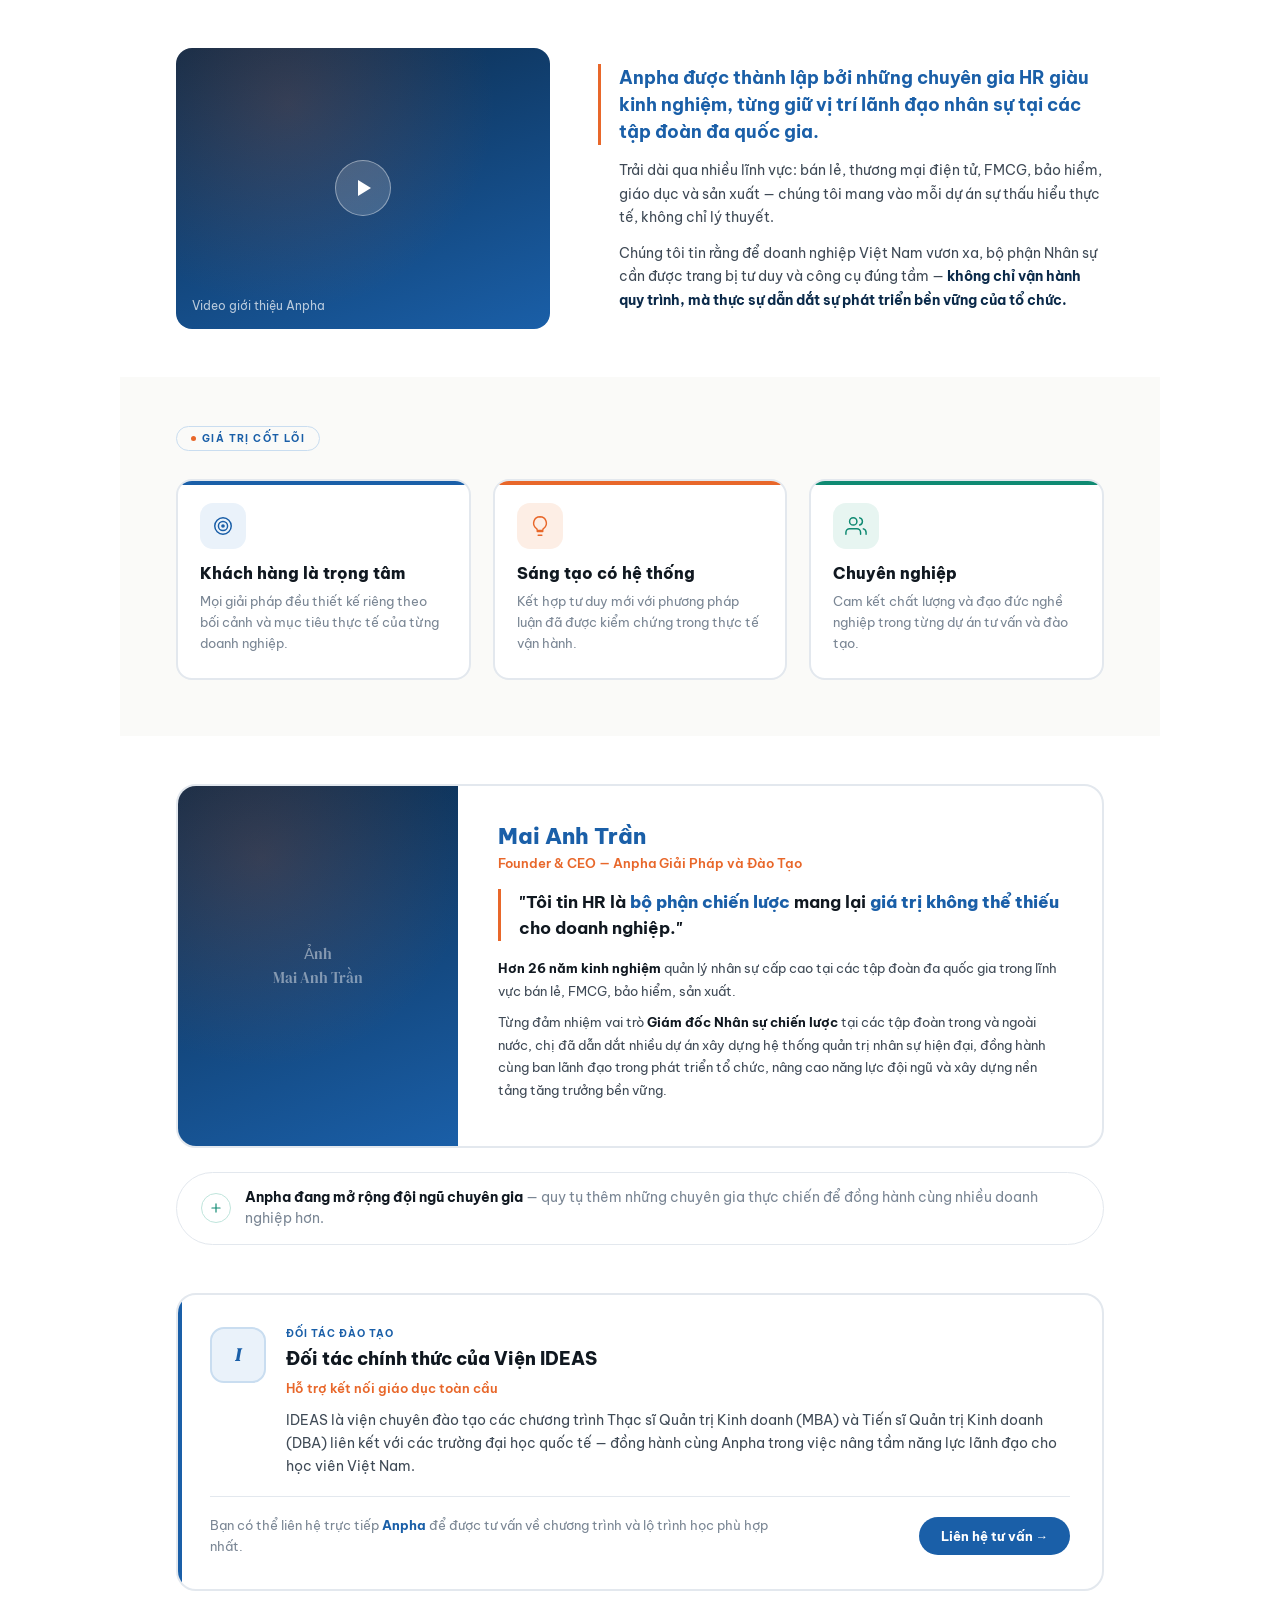
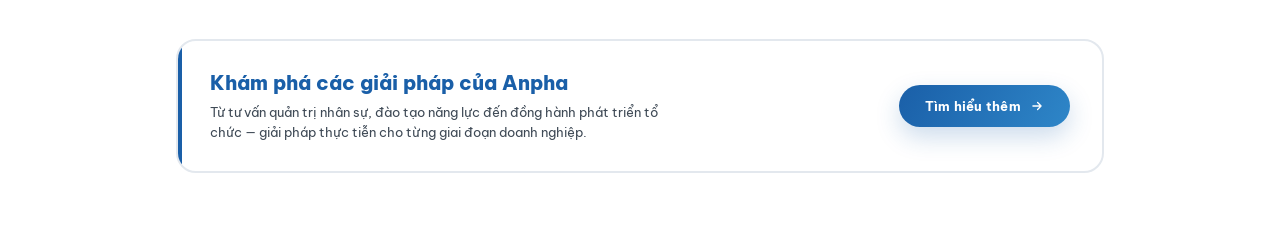
<file: anpha_gioithieu_full.html>
<!DOCTYPE html>
<html lang="vi">
<head>
<meta charset="UTF-8">
<meta name="viewport" content="width=device-width, initial-scale=1.0">
<title>Giới Thiệu Về Anpha — Anpha Solutions & Training</title>
<link rel="preconnect" href="https://fonts.googleapis.com">
<link rel="preconnect" href="https://fonts.gstatic.com" crossorigin>
<link href="https://fonts.googleapis.com/css2?family=Be+Vietnam+Pro:ital,wght@0,400;0,500;0,600;0,700;0,800;1,400&family=DM+Serif+Display:ital@0;1&display=swap" rel="stylesheet">
<style>
  *, *::before, *::after { box-sizing: border-box; margin: 0; padding: 0; }
  body { font-family: 'Be Vietnam Pro', sans-serif; background: #fff; }

  :root {
    --blue-deep: #0B2A4A;
    --blue: #1A5FA8;
    --blue-mid: #2E86C8;
    --orange: #E8672A;
    --teal: #0F8A72;
    --ink: #101820;
    --text-body: #3F4A56;
    --text-muted: #7A8694;
    --line: #E3E8EE;
    --cream: #FAFAF8;
  }

  .page { max-width: 1040px; margin: 0 auto; background: #fff; }

  .hero { background: linear-gradient(120deg, #F2F7F5 0%, #E9F2EF 50%, #F5F9F7 100%); padding: 56px 56px 48px; text-align: center; }
  .hero-tag { display: inline-flex; align-items: center; gap: 6px; font-size: 11px; font-weight: 700; letter-spacing: .16em; text-transform: uppercase; color: var(--blue); margin-bottom: 14px; }
  .hero h1 { font-weight: 800; font-size: 26px; color: var(--blue); line-height: 1.3; margin-bottom: 14px; }
  .hero p { font-size: 14px; color: var(--blue); opacity: 0.7; line-height: 1.6; max-width: 600px; margin: 0 auto; font-weight: 500; }

  .story { padding: 48px 56px; display: grid; grid-template-columns: 0.85fr 1.15fr; gap: 48px; align-items: center; }
  .story-visual { background: linear-gradient(160deg, var(--blue-deep), var(--blue)); border-radius: 16px; aspect-ratio: 4/3; display: flex; align-items: center; justify-content: center; position: relative; overflow: hidden; }
  .story-visual::before { content: ''; position: absolute; inset: 0; background: radial-gradient(circle at 30% 20%, rgba(232,103,42,0.18), transparent 60%); }
  .play-btn { width: 56px; height: 56px; border-radius: 50%; background: rgba(255,255,255,0.16); border: 1.5px solid rgba(255,255,255,0.4); display: flex; align-items: center; justify-content: center; position: relative; z-index: 1; cursor: pointer; }
  .play-btn::after { content: ''; width: 0; height: 0; border-style: solid; border-width: 8px 0 8px 13px; border-color: transparent transparent transparent #fff; margin-left: 3px; }
  .video-caption { position: absolute; bottom: 16px; left: 16px; font-size: 12px; color: rgba(255,255,255,0.7); }

  .story-text h2 { font-weight: 700; font-size: 18px; color: var(--blue); margin-bottom: 14px; line-height: 1.5; border-left: 3px solid var(--orange); padding-left: 18px; }
  .story-text p { font-size: 13.5px; color: var(--text-body); line-height: 1.75; margin-bottom: 12px; padding-left: 21px; }
  .story-text p:last-child { margin-bottom: 0; }
  .story-text p strong { color: var(--blue-deep); font-weight: 700; }

  .values { padding: 48px 56px 56px; background: var(--cream); }
  .eyebrow { display: inline-flex; align-items: center; gap: 6px; font-size: 10px; font-weight: 700; letter-spacing: .14em; text-transform: uppercase; color: var(--blue); border: 1px solid #C9DDF0; padding: 5px 14px; border-radius: 100px; margin-bottom: 28px; }
  .eyebrow .dot { width: 5px; height: 5px; border-radius: 50%; background: var(--orange); }

  .value-grid { display: grid; grid-template-columns: repeat(3, 1fr); gap: 22px; }
  .value-card { background: #fff; border: 2px solid var(--line); border-radius: 16px; padding: 22px 22px 24px; display: flex; flex-direction: column; position: relative; overflow: hidden; transition: transform .2s, box-shadow .2s, border-color .2s; }
  .value-card::before { content: ''; position: absolute; top: 0; left: 0; right: 0; height: 4px; }
  .vc-1::before { background: var(--blue); }
  .vc-2::before { background: var(--orange); }
  .vc-3::before { background: var(--teal); }
  .value-card:hover { transform: translateY(-5px); box-shadow: 0 18px 36px rgba(11,42,74,0.10); }
  .vc-1:hover { border-color: var(--blue); }
  .vc-2:hover { border-color: var(--orange); }
  .vc-3:hover { border-color: var(--teal); }

  .value-icon { width: 46px; height: 46px; border-radius: 13px; display: flex; align-items: center; justify-content: center; margin-bottom: 14px; flex-shrink: 0; }
  .vi-1 { background: #EAF2FA; }
  .vi-2 { background: #FDEEE5; }
  .vi-3 { background: #E7F5F1; }
  .value-icon svg { width: 22px; height: 22px; }
  .value-card h3 { font-size: 16px; font-weight: 800; color: var(--ink); margin-bottom: 8px; line-height: 1.3; }
  .value-card p { font-size: 13px; color: var(--text-muted); line-height: 1.6; }

  .founder-sec { padding: 48px 56px; }
  .founder-box { border: 2px solid var(--line); border-radius: 20px; overflow: hidden; display: grid; grid-template-columns: 280px 1fr; }
  .founder-photo { background: linear-gradient(160deg, var(--blue-deep), var(--blue)); display: flex; align-items: center; justify-content: center; position: relative; min-height: 360px; }
  .founder-photo::before { content: ''; position: absolute; inset: 0; background: radial-gradient(circle at 30% 20%, rgba(232,103,42,0.18), transparent 60%); }
  .founder-photo-placeholder { font-family: 'DM Serif Display', serif; font-size: 15px; color: rgba(255,255,255,0.45); text-align: center; position: relative; z-index: 1; line-height: 1.6; }

  .founder-content { padding: 32px 40px; display: flex; flex-direction: column; justify-content: center; }
  .founder-content h3 { font-weight: 800; font-size: 22px; color: var(--blue); margin-bottom: 5px; }
  .founder-content .role { font-size: 13px; color: var(--orange); font-weight: 600; margin-bottom: 18px; }

  .founder-quote { font-weight: 700; font-size: 17px; color: var(--ink); line-height: 1.55; border-left: 3px solid var(--orange); padding-left: 18px; margin-bottom: 16px; }
  .founder-quote .highlight { font-weight: 800; color: var(--blue); }

  .founder-extra { font-size: 13px; color: var(--text-body); line-height: 1.75; margin-bottom: 8px; }
  .founder-extra strong { color: var(--ink); font-weight: 700; }

  .expand-line { display: flex; align-items: center; gap: 14px; border: 1.5px solid var(--line); border-radius: 100px; padding: 14px 24px; margin-top: 24px; }
  .expand-line .icon { width: 30px; height: 30px; border-radius: 50%; border: 1.5px solid #BFE5DC; display: flex; align-items: center; justify-content: center; flex-shrink: 0; }
  .expand-line p { font-size: 13.5px; color: var(--text-muted); line-height: 1.6; }
  .expand-line strong { color: var(--ink); font-weight: 700; }

  .partner { padding: 0 56px 48px; }
  .partner-box { background: #fff; border: 2px solid var(--line); border-radius: 20px; padding: 32px; position: relative; overflow: hidden; transition: border-color .2s, box-shadow .2s; }
  .partner-box::before { content: ''; position: absolute; left: 0; top: 0; bottom: 0; width: 4px; background: var(--blue); }
  .partner-box:hover { border-color: var(--blue); box-shadow: 0 18px 36px rgba(11,42,74,0.08); }
  .partner-top { display: flex; align-items: flex-start; gap: 20px; margin-bottom: 18px; }
  .partner-logo { width: 56px; height: 56px; border-radius: 14px; border: 2px solid #C9DDF0; display: flex; align-items: center; justify-content: center; flex-shrink: 0; background: #EAF2FA; }
  .partner-logo span { font-family: 'DM Serif Display', serif; font-size: 18px; font-weight: 700; color: var(--blue); font-style: italic; }
  .partner-content { flex: 1; }
  .partner-label { font-size: 10px; font-weight: 700; letter-spacing: .1em; text-transform: uppercase; color: var(--blue); margin-bottom: 6px; }
  .partner-content h4 { font-size: 18px; font-weight: 800; color: var(--ink); margin-bottom: 6px; line-height: 1.4; }
  .partner-content .sub { font-size: 13px; color: var(--orange); font-weight: 600; margin-bottom: 10px; }
  .partner-content p { font-size: 13.5px; color: var(--text-body); line-height: 1.7; }
  .partner-bottom { border-top: 1px solid var(--line); padding-top: 18px; margin-top: 18px; display: flex; align-items: center; justify-content: space-between; gap: 16px; flex-wrap: wrap; }
  .partner-note { font-size: 13px; color: var(--text-muted); line-height: 1.6; max-width: 560px; }
  .partner-note strong { color: var(--blue); font-weight: 700; }
  .partner-cta { font-size: 12.5px; font-weight: 700; color: #fff; white-space: nowrap; border: none; padding: 11px 22px; border-radius: 100px; background: var(--blue); flex-shrink: 0; cursor: pointer; font-family: 'Be Vietnam Pro', sans-serif; }

  .explore-cta { padding: 0 56px 56px; }
  .explore-box { border: 2px solid var(--line); border-radius: 20px; padding: 28px 32px; position: relative; overflow: hidden; display: flex; align-items: center; justify-content: space-between; gap: 28px; flex-wrap: wrap; }
  .explore-box::before { content: ''; position: absolute; left: 0; top: 0; bottom: 0; width: 4px; background: var(--blue); }
  .explore-text { flex: 1; min-width: 260px; }
  .explore-box h2 { font-weight: 800; font-size: 20px; color: var(--blue); line-height: 1.35; margin-bottom: 6px; }
  .explore-box p { font-size: 13px; color: var(--text-body); line-height: 1.6; max-width: 480px; }
  .explore-btn { display: inline-flex; align-items: center; gap: 9px; flex-shrink: 0; background: linear-gradient(120deg, var(--blue) 0%, var(--blue-mid) 100%); color: #fff; border: none; padding: 13px 26px; border-radius: 100px; font-size: 13px; font-weight: 700; letter-spacing: .02em; font-family: 'Be Vietnam Pro', sans-serif; cursor: pointer; box-shadow: 0 10px 24px rgba(26,95,168,0.22); transition: transform .2s, box-shadow .2s; }
  .explore-btn:hover { transform: translateY(-2px); box-shadow: 0 14px 30px rgba(26,95,168,0.3); }
  .explore-btn svg { width: 14px; height: 14px; }

  @media (max-width: 760px) {
    .story { grid-template-columns: 1fr; }
    .value-grid { grid-template-columns: 1fr; }
    .founder-box { grid-template-columns: 1fr; }
    .founder-photo { min-height: 220px; }
    .partner-top { flex-direction: column; }
    .partner-bottom { flex-direction: column; align-items: flex-start; }
    .explore-box { flex-direction: column; align-items: flex-start; }
  }
  @media (max-width: 480px) {
    .hero, .story, .values, .founder-sec, .partner, .explore-cta { padding-left: 24px; padding-right: 24px; }
    .hero h1 { font-size: 22px; }
  }
</style>
</head>
<body>

<div class="page">

  <section class="story">
    <div class="story-visual">
      <div class="play-btn"></div>
      <div class="video-caption">Video giới thiệu Anpha</div>
    </div>
    <div class="story-text">
      <h2>Anpha được thành lập bởi những chuyên gia HR giàu kinh nghiệm, từng giữ vị trí lãnh đạo nhân sự tại các tập đoàn đa quốc gia.</h2>
      <p>Trải dài qua nhiều lĩnh vực: bán lẻ, thương mại điện tử, FMCG, bảo hiểm, giáo dục và sản xuất — chúng tôi mang vào mỗi dự án sự thấu hiểu thực tế, không chỉ lý thuyết.</p>
      <p>Chúng tôi tin rằng để doanh nghiệp Việt Nam vươn xa, bộ phận Nhân sự cần được trang bị tư duy và công cụ đúng tầm — <strong>không chỉ vận hành quy trình, mà thực sự dẫn dắt sự phát triển bền vững của tổ chức.</strong></p>
    </div>
  </section>

  <section class="values">
    <span class="eyebrow"><span class="dot"></span>Giá trị cốt lõi</span>
    <div class="value-grid">

      <div class="value-card vc-1">
        <div class="value-icon vi-1">
          <svg viewBox="0 0 24 24" fill="none" stroke="#1A5FA8" stroke-width="1.6" stroke-linecap="round" stroke-linejoin="round">
            <circle cx="12" cy="12" r="9"/><circle cx="12" cy="12" r="5"/><circle cx="12" cy="12" r="1.2" fill="#1A5FA8"/>
          </svg>
        </div>
        <h3>Khách hàng là trọng tâm</h3>
        <p>Mọi giải pháp đều thiết kế riêng theo bối cảnh và mục tiêu thực tế của từng doanh nghiệp.</p>
      </div>

      <div class="value-card vc-2">
        <div class="value-icon vi-2">
          <svg viewBox="0 0 24 24" fill="none" stroke="#E8672A" stroke-width="1.6" stroke-linecap="round" stroke-linejoin="round">
            <path d="M9 18h6"/><path d="M10 22h4"/><path d="M12 2a7 7 0 0 0-4 12.7c.6.4 1 1.1 1 2.3h6c0-1.2.4-1.9 1-2.3A7 7 0 0 0 12 2Z"/>
          </svg>
        </div>
        <h3>Sáng tạo có hệ thống</h3>
        <p>Kết hợp tư duy mới với phương pháp luận đã được kiểm chứng trong thực tế vận hành.</p>
      </div>

      <div class="value-card vc-3">
        <div class="value-icon vi-3">
          <svg viewBox="0 0 24 24" fill="none" stroke="#0F8A72" stroke-width="1.6" stroke-linecap="round" stroke-linejoin="round">
            <path d="M17 21v-2a4 4 0 0 0-4-4H5a4 4 0 0 0-4 4v2"/><circle cx="9" cy="7" r="4"/><path d="M23 21v-2a4 4 0 0 0-3-3.87"/><path d="M16 3.13a4 4 0 0 1 0 7.75"/>
          </svg>
        </div>
        <h3>Chuyên nghiệp</h3>
        <p>Cam kết chất lượng và đạo đức nghề nghiệp trong từng dự án tư vấn và đào tạo.</p>
      </div>

    </div>
  </section>

  <section class="founder-sec">
    <div class="founder-box">
      <div class="founder-photo">
        <div class="founder-photo-placeholder">Ảnh<br>Mai Anh Trần</div>
      </div>
      <div class="founder-content">
        <h3>Mai Anh Trần</h3>
        <p class="role">Founder &amp; CEO — Anpha Giải Pháp và Đào Tạo</p>
        <p class="founder-quote">"Tôi tin HR là <span class="highlight">bộ phận chiến lược</span> mang lại <span class="highlight">giá trị không thể thiếu</span> cho doanh nghiệp."</p>
        <p class="founder-extra"><strong>Hơn 26 năm kinh nghiệm</strong> quản lý nhân sự cấp cao tại các tập đoàn đa quốc gia trong lĩnh vực bán lẻ, FMCG, bảo hiểm, sản xuất.</p>
        <p class="founder-extra">Từng đảm nhiệm vai trò <strong>Giám đốc Nhân sự chiến lược</strong> tại các tập đoàn trong và ngoài nước, chị đã dẫn dắt nhiều dự án xây dựng hệ thống quản trị nhân sự hiện đại, đồng hành cùng ban lãnh đạo trong phát triển tổ chức, nâng cao năng lực đội ngũ và xây dựng nền tảng tăng trưởng bền vững.</p>
      </div>
    </div>

    <div class="expand-line">
      <span class="icon">
        <svg viewBox="0 0 24 24" width="14" height="14" fill="none" stroke="#0F8A72" stroke-width="2" stroke-linecap="round" stroke-linejoin="round">
          <path d="M12 5v14M5 12h14"/>
        </svg>
      </span>
      <p><strong>Anpha đang mở rộng đội ngũ chuyên gia</strong> — quy tụ thêm những chuyên gia thực chiến để đồng hành cùng nhiều doanh nghiệp hơn.</p>
    </div>
  </section>

  <section class="partner">
    <div class="partner-box">
      <div class="partner-top">
        <div class="partner-logo"><span>I</span></div>
        <div class="partner-content">
          <div class="partner-label">Đối tác đào tạo</div>
          <h4>Đối tác chính thức của Viện IDEAS</h4>
          <p class="sub">Hỗ trợ kết nối giáo dục toàn cầu</p>
          <p>IDEAS là viện chuyên đào tạo các chương trình Thạc sĩ Quản trị Kinh doanh (MBA) và Tiến sĩ Quản trị Kinh doanh (DBA) liên kết với các trường đại học quốc tế — đồng hành cùng Anpha trong việc nâng tầm năng lực lãnh đạo cho học viên Việt Nam.</p>
        </div>
      </div>
      <div class="partner-bottom">
        <p class="partner-note">Bạn có thể liên hệ trực tiếp <strong>Anpha</strong> để được tư vấn về chương trình và lộ trình học phù hợp nhất.</p>
        <button class="partner-cta">Liên hệ tư vấn →</button>
      </div>
    </div>
  </section>

  <section class="explore-cta">
    <div class="explore-box">
      <div class="explore-text">
        <h2>Khám phá các giải pháp của Anpha</h2>
        <p>Từ tư vấn quản trị nhân sự, đào tạo năng lực đến đồng hành phát triển tổ chức — giải pháp thực tiễn cho từng giai đoạn doanh nghiệp.</p>
      </div>
      <button class="explore-btn">
        Tìm hiểu thêm
        <svg viewBox="0 0 24 24" fill="none" stroke="#fff" stroke-width="2.2" stroke-linecap="round" stroke-linejoin="round">
          <path d="M5 12h14M13 6l6 6-6 6"/>
        </svg>
      </button>
    </div>
  </section>

</div>

</body>
</html>
</file>
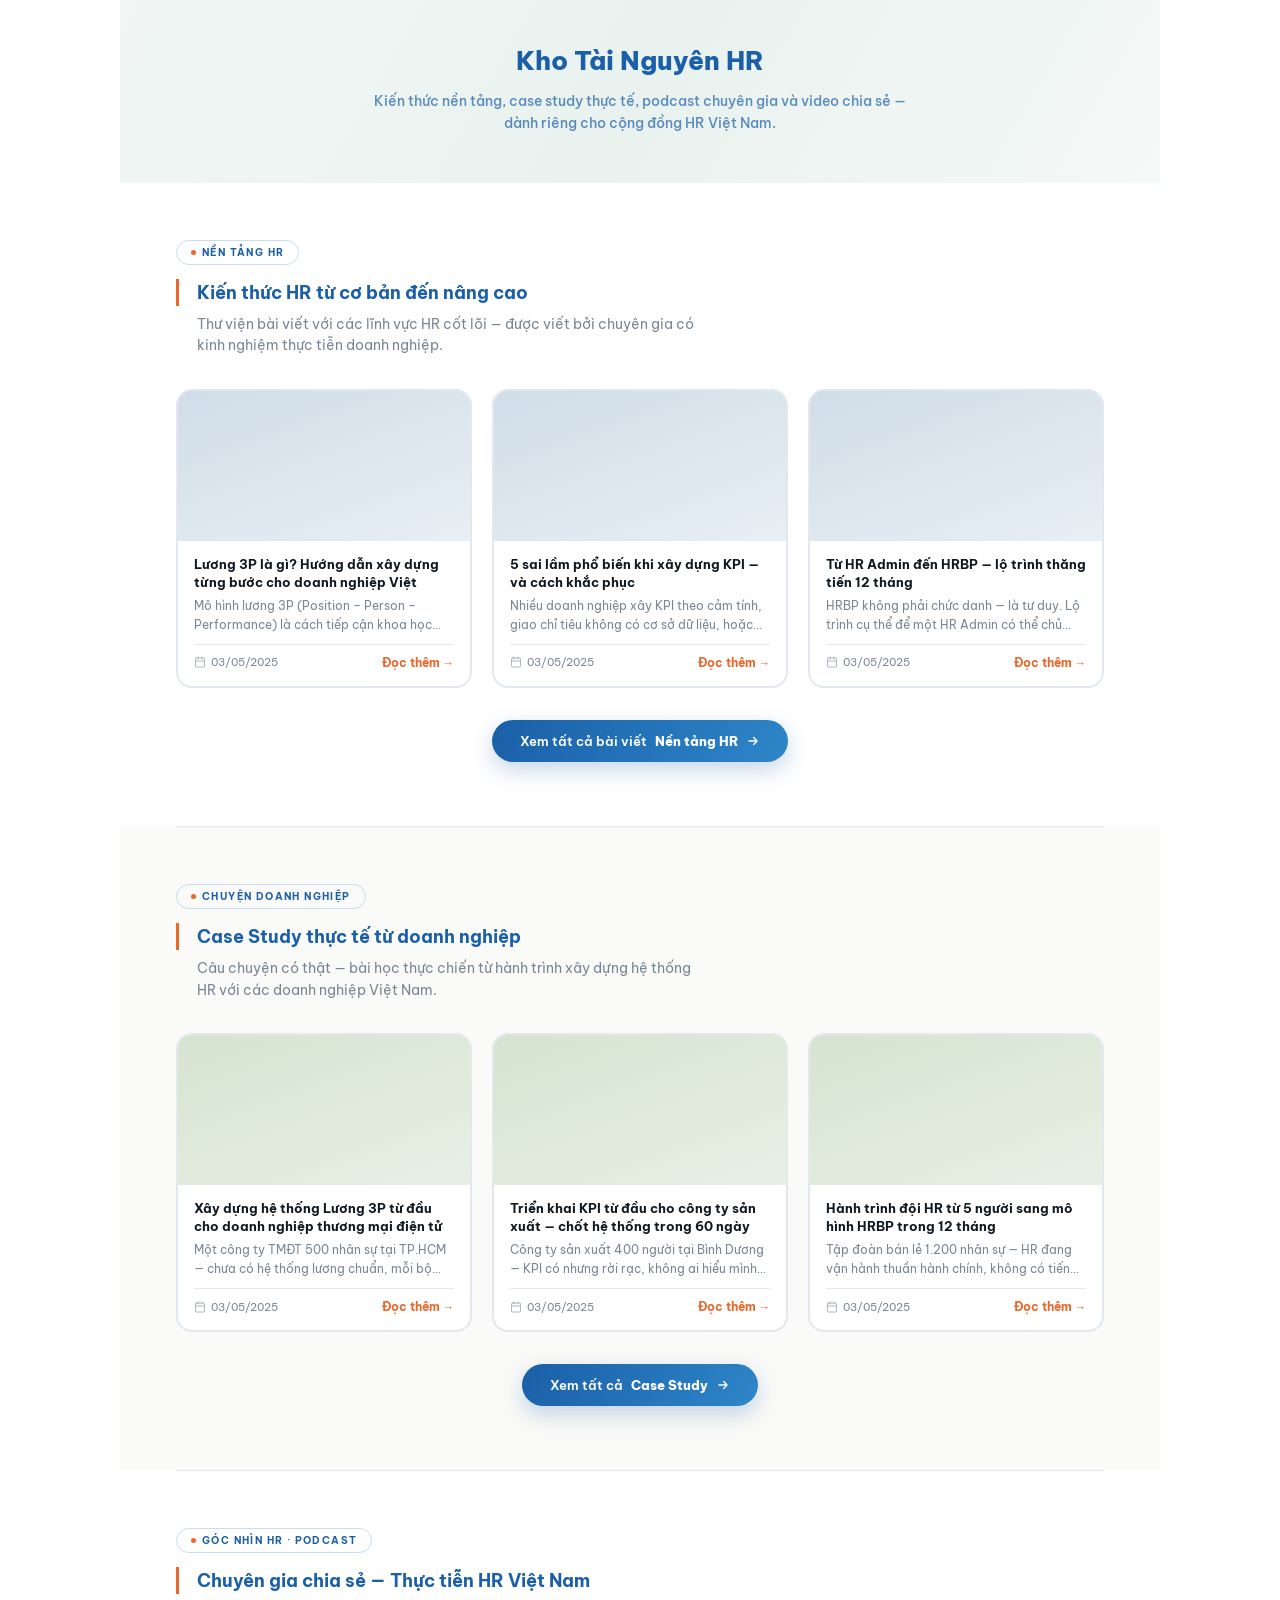
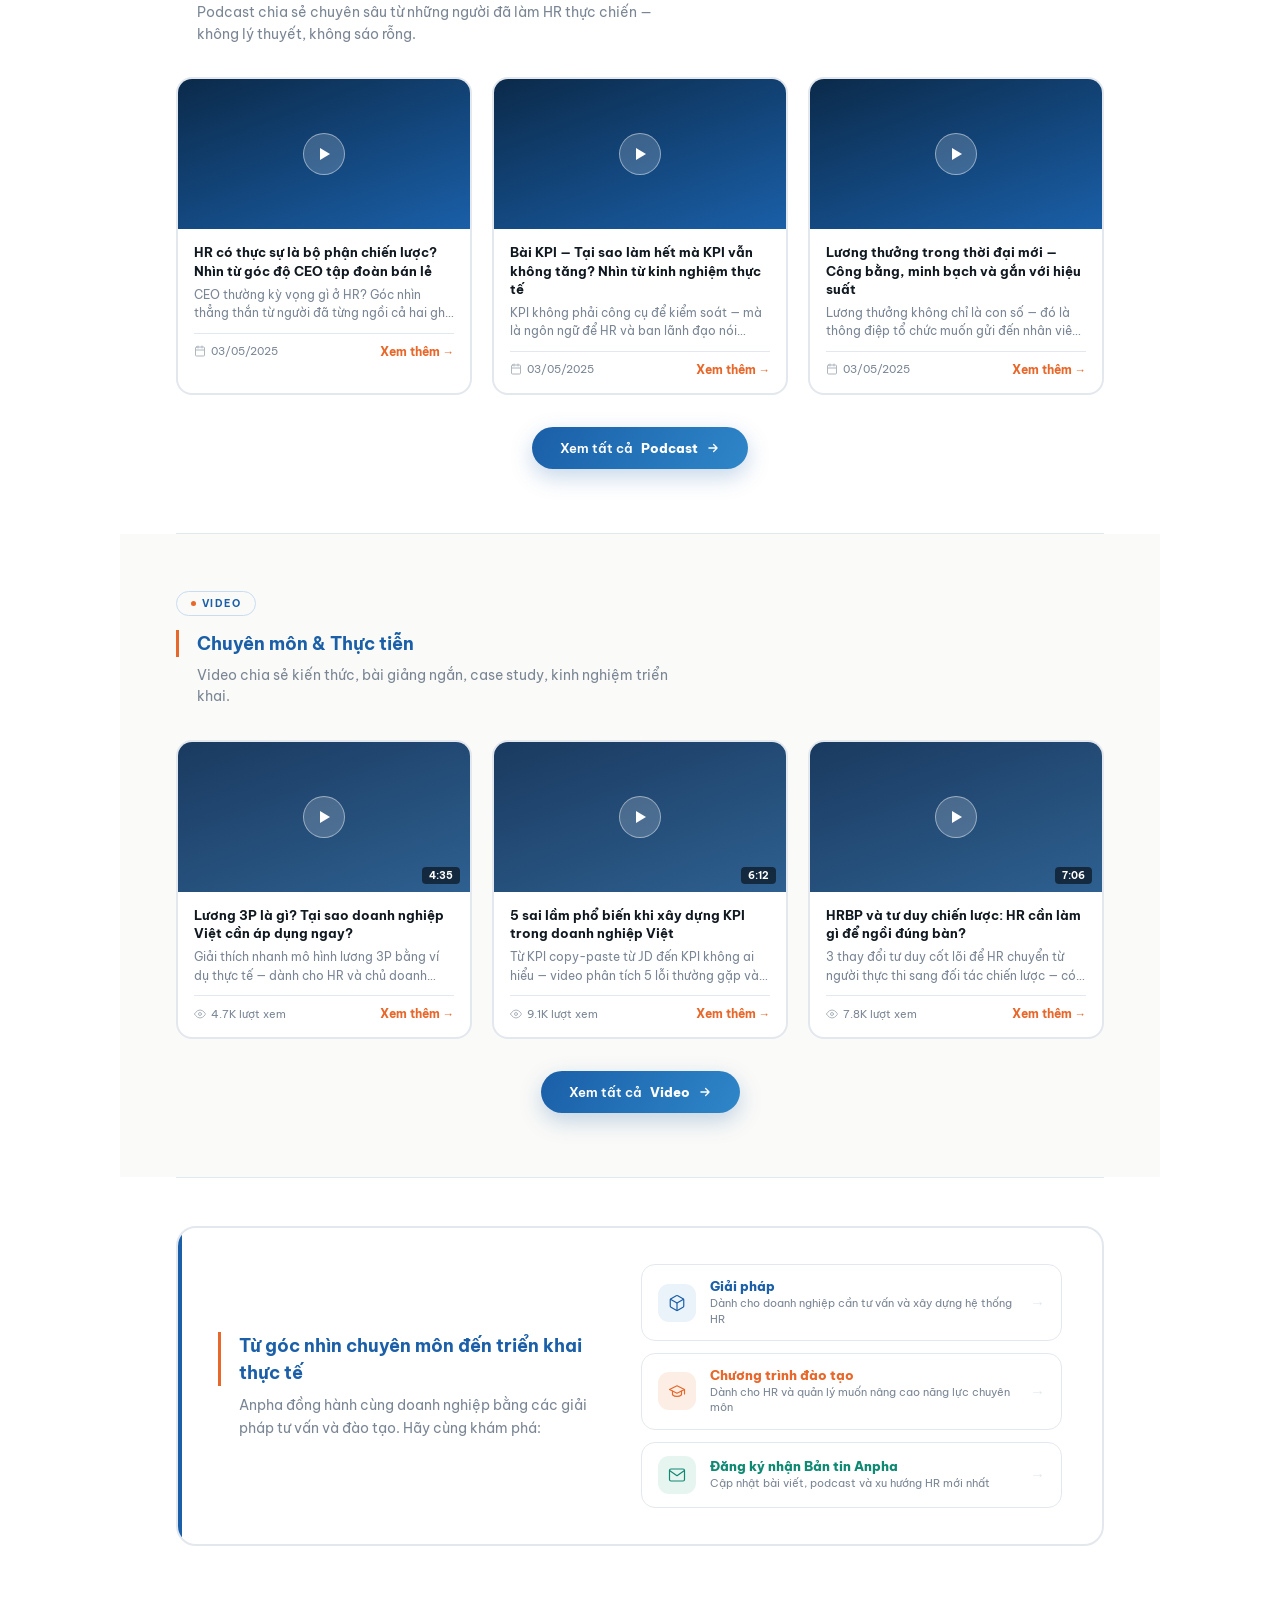
<file: anpha_tainguyen_hr.html>
<!DOCTYPE html>
<html lang="vi">
<head>
<meta charset="UTF-8">
<meta name="viewport" content="width=device-width, initial-scale=1.0">
<title>Kho Tài Nguyên HR — Anpha Solutions & Training</title>
<link rel="preconnect" href="https://fonts.googleapis.com">
<link rel="preconnect" href="https://fonts.gstatic.com" crossorigin>
<link href="https://fonts.googleapis.com/css2?family=Be+Vietnam+Pro:ital,wght@0,400;0,500;0,600;0,700;0,800;1,400&family=DM+Serif+Display:ital@0;1&display=swap" rel="stylesheet">
<style>
  *, *::before, *::after { box-sizing: border-box; margin: 0; padding: 0; }
  body { font-family: 'Be Vietnam Pro', sans-serif; background: #fff; }

  :root {
    --blue-deep: #0B2A4A;
    --blue: #1A5FA8;
    --blue-mid: #2E86C8;
    --orange: #E8672A;
    --teal: #0F8A72;
    --ink: #101820;
    --text-body: #3F4A56;
    --text-muted: #7A8694;
    --line: #E3E8EE;
    --cream: #FAFAF8;
  }

  .page { max-width: 1040px; margin: 0 auto; background: #fff; }

  /* ── SHARED */
  .eyebrow {
    display: inline-flex; align-items: center; gap: 6px;
    font-size: 10px; font-weight: 700; letter-spacing: .14em; text-transform: uppercase;
    color: var(--blue); border: 1px solid #C9DDF0; padding: 5px 14px;
    border-radius: 100px; margin-bottom: 14px;
  }
  .eyebrow .dot { width: 5px; height: 5px; border-radius: 50%; background: var(--orange); }

  .sec-head { margin-bottom: 32px; }
  .sec-head h2 {
    font-weight: 700; font-size: 18px; color: var(--blue);
    margin-bottom: 8px; line-height: 1.5;
    border-left: 3px solid var(--orange); padding-left: 18px;
  }
  .sec-head p {
    font-size: 13.5px; color: var(--text-muted);
    line-height: 1.6; max-width: 520px; padding-left: 21px;
  }

  .card-grid { display: grid; grid-template-columns: repeat(3, 1fr); gap: 20px; }
  .card {
    border: 2px solid var(--line); border-radius: 16px;
    overflow: hidden; background: #fff;
    transition: transform .2s, box-shadow .2s, border-color .2s;
  }
  .card:hover { transform: translateY(-4px); box-shadow: 0 16px 32px rgba(11,42,74,0.10); }
  .blog-card:hover { border-color: var(--blue); }
  .case-card:hover { border-color: var(--orange); }
  .podcast-card:hover { border-color: var(--teal); }
  .video-card:hover { border-color: var(--blue); }

  .card-img { height: 150px; background: linear-gradient(160deg, #D0DDE8, #E8EFF5); position: relative; overflow: hidden; }
  .card-img.green { background: linear-gradient(160deg, #D5E4D0, #E8F0E5); }

  .card-thumb {
    height: 150px; position: relative;
    display: flex; align-items: center; justify-content: center;
  }
  .podcast-thumb { background: linear-gradient(160deg, var(--blue-deep), var(--blue)); }
  .video-thumb { background: linear-gradient(160deg, #1A3A60, #2E6090); }

  .play-btn {
    width: 42px; height: 42px; border-radius: 50%;
    background: rgba(255,255,255,0.18); border: 1.5px solid rgba(255,255,255,0.45);
    display: flex; align-items: center; justify-content: center;
  }
  .play-btn::after {
    content: ''; width: 0; height: 0; border-style: solid;
    border-width: 6px 0 6px 10px; border-color: transparent transparent transparent #fff;
    margin-left: 2px;
  }
  .dur {
    position: absolute; bottom: 8px; right: 10px;
    font-size: 10px; font-weight: 700; color: #fff;
    background: rgba(0,0,0,0.55); padding: 2px 7px; border-radius: 4px;
  }

  .card-body { padding: 14px 16px 16px; }
  .card-body h3 { font-size: 13px; font-weight: 700; color: var(--ink); line-height: 1.4; margin-bottom: 6px; }
  .card-excerpt {
    font-size: 11.5px; color: var(--text-muted); line-height: 1.6; margin-bottom: 10px;
    display: -webkit-box; -webkit-line-clamp: 2; -webkit-box-orient: vertical; overflow: hidden;
  }
  .card-divider { height: 1px; background: var(--line); margin-bottom: 10px; }
  .card-meta { display: flex; align-items: center; justify-content: space-between; }
  .card-date { display: flex; align-items: center; gap: 5px; font-size: 10.5px; color: var(--text-muted); }
  .card-date svg, .card-views svg { width: 12px; height: 12px; flex-shrink: 0; opacity: 0.6; }
  .card-views { display: flex; align-items: center; gap: 5px; font-size: 10.5px; color: var(--text-muted); }
  .card-link { font-size: 11.5px; font-weight: 700; color: var(--orange); text-decoration: none; }
  .card-link:hover { text-decoration: underline; }

  .sec-footer { text-align: center; margin-top: 32px; }
  .btn-primary {
    display: inline-flex; align-items: center; gap: 8px;
    background: linear-gradient(120deg, var(--blue), var(--blue-mid));
    color: #fff; border: none; padding: 13px 28px; border-radius: 100px;
    font-size: 13px; font-weight: 600; cursor: pointer;
    font-family: 'Be Vietnam Pro', sans-serif;
    box-shadow: 0 8px 22px rgba(26,95,168,0.25);
    transition: transform .2s, box-shadow .2s;
  }
  .btn-primary:hover { transform: translateY(-2px); box-shadow: 0 12px 28px rgba(26,95,168,0.35); }
  .btn-primary svg { width: 14px; height: 14px; }
  .btn-primary .hl { font-weight: 800; }

  .section-divider { height: 1px; background: var(--line); margin: 0 56px; }

  /* ── 1. HERO */
  .hero {
    background: linear-gradient(120deg, #F2F7F5 0%, #E9F2EF 50%, #F5F9F7 100%);
    padding: 44px 56px 48px; text-align: center;
  }
  .hero h1 { font-weight: 800; font-size: 26px; color: var(--blue); line-height: 1.3; margin-bottom: 12px; }
  .hero p { font-size: 14px; color: var(--blue); opacity: 0.7; line-height: 1.6; max-width: 560px; margin: 0 auto; font-weight: 500; }

  /* ── 2. BLOG */
  .blog-sec { padding: 56px 56px 64px; }

  /* ── 3. CASE STUDY */
  .case-sec { padding: 56px 56px 64px; background: var(--cream); }

  /* ── 4. PODCAST */
  .podcast-sec { padding: 56px 56px 64px; }

  /* ── 5. VIDEO */
  .video-sec { padding: 56px 56px 64px; background: var(--cream); }

  /* ── 6. CTA CUỐI */
  .cta-sec { padding: 48px 56px 64px; }
  .bottom-box {
    border: 2px solid var(--line); border-radius: 20px;
    padding: 36px 40px; background: #fff;
    display: grid; grid-template-columns: 1fr 1.1fr; gap: 40px; align-items: center;
    position: relative; overflow: hidden;
  }
  .bottom-box::before { content: ''; position: absolute; left: 0; top: 0; bottom: 0; width: 4px; background: var(--blue); }
  .bb-left h2 {
    font-weight: 700; font-size: 18px; color: var(--blue);
    border-left: 3px solid var(--orange); padding-left: 18px;
    line-height: 1.5; margin-bottom: 8px;
  }
  .bb-left p { font-size: 13.5px; color: var(--text-muted); line-height: 1.7; padding-left: 21px; }
  .bb-right { display: flex; flex-direction: column; gap: 12px; }
  .cta-row {
    display: flex; align-items: center; gap: 14px;
    border: 1.5px solid var(--line); border-radius: 14px;
    padding: 13px 16px; background: #fff; cursor: pointer;
    transition: border-color .2s, box-shadow .2s, transform .15s; text-align: left;
  }
  .cta-row:hover { transform: translateY(-2px); box-shadow: 0 10px 24px rgba(11,42,74,0.08); }
  .cr-blue:hover { border-color: var(--blue); }
  .cr-orange:hover { border-color: var(--orange); }
  .cr-teal:hover { border-color: var(--teal); }
  .cta-icon { width: 38px; height: 38px; border-radius: 11px; flex-shrink: 0; display: flex; align-items: center; justify-content: center; }
  .ci-blue { background: #EAF2FA; } .ci-orange { background: #FDEEE5; } .ci-teal { background: #E7F5F1; }
  .cta-icon svg { width: 18px; height: 18px; }
  .cta-text { flex: 1; }
  .cta-label { font-size: 13px; font-weight: 800; margin-bottom: 2px; }
  .cr-blue .cta-label { color: var(--blue); }
  .cr-orange .cta-label { color: var(--orange); }
  .cr-teal .cta-label { color: var(--teal); }
  .cta-sub { font-size: 11px; color: var(--text-muted); line-height: 1.4; }
  .cta-arrow { font-size: 15px; color: var(--line); flex-shrink: 0; transition: color .2s, transform .2s; }
  .cr-blue:hover .cta-arrow { color: var(--blue); transform: translateX(3px); }
  .cr-orange:hover .cta-arrow { color: var(--orange); transform: translateX(3px); }
  .cr-teal:hover .cta-arrow { color: var(--teal); transform: translateX(3px); }

  /* ── RESPONSIVE */
  @media (max-width: 760px) {
    .card-grid { grid-template-columns: 1fr; }
    .bottom-box { grid-template-columns: 1fr; }
  }
  @media (max-width: 480px) {
    .hero, .blog-sec, .case-sec, .podcast-sec, .video-sec, .cta-sec { padding-left: 24px; padding-right: 24px; }
    .section-divider { margin: 0 24px; }
  }

  /* ── SVG ARROW */
  .arr { display: inline-block; }
</style>
</head>
<body>
<div class="page">

  <!-- 1. HERO -->
  <section class="hero">
    <h1>Kho Tài Nguyên HR</h1>
    <p>Kiến thức nền tảng, case study thực tế, podcast chuyên gia và video chia sẻ — dành riêng cho cộng đồng HR Việt Nam.</p>
  </section>

  <!-- 2. BLOG — NỀN TẢNG HR -->
  <section class="blog-sec">
    <div class="sec-head">
      <span class="eyebrow"><span class="dot"></span>Nền tảng HR</span>
      <h2>Kiến thức HR từ cơ bản đến nâng cao</h2>
      <p>Thư viện bài viết với các lĩnh vực HR cốt lõi — được viết bởi chuyên gia có kinh nghiệm thực tiễn doanh nghiệp.</p>
    </div>
    <div class="card-grid">
      <div class="card blog-card">
        <div class="card-img"></div>
        <div class="card-body">
          <h3>Lương 3P là gì? Hướng dẫn xây dựng từng bước cho doanh nghiệp Việt</h3>
          <p class="card-excerpt">Mô hình lương 3P (Position – Person – Performance) là cách tiếp cận khoa học giúp doanh nghiệp xây dựng hệ thống lương công bằng, minh bạch và gắn với hiệu suất...</p>
          <div class="card-divider"></div>
          <div class="card-meta">
            <span class="card-date"><svg viewBox="0 0 24 24" fill="none" stroke="currentColor" stroke-width="2" stroke-linecap="round" stroke-linejoin="round"><rect x="3" y="4" width="18" height="18" rx="2"/><line x1="16" y1="2" x2="16" y2="6"/><line x1="8" y1="2" x2="8" y2="6"/><line x1="3" y1="10" x2="21" y2="10"/></svg>03/05/2025</span>
            <a class="card-link" href="#">Đọc thêm →</a>
          </div>
        </div>
      </div>
      <div class="card blog-card">
        <div class="card-img"></div>
        <div class="card-body">
          <h3>5 sai lầm phổ biến khi xây dựng KPI — và cách khắc phục</h3>
          <p class="card-excerpt">Nhiều doanh nghiệp xây KPI theo cảm tính, giao chỉ tiêu không có cơ sở dữ liệu, hoặc KPI không gắn với chiến lược tổng thể — đây là những lỗi phổ biến nhất...</p>
          <div class="card-divider"></div>
          <div class="card-meta">
            <span class="card-date"><svg viewBox="0 0 24 24" fill="none" stroke="currentColor" stroke-width="2" stroke-linecap="round" stroke-linejoin="round"><rect x="3" y="4" width="18" height="18" rx="2"/><line x1="16" y1="2" x2="16" y2="6"/><line x1="8" y1="2" x2="8" y2="6"/><line x1="3" y1="10" x2="21" y2="10"/></svg>03/05/2025</span>
            <a class="card-link" href="#">Đọc thêm →</a>
          </div>
        </div>
      </div>
      <div class="card blog-card">
        <div class="card-img"></div>
        <div class="card-body">
          <h3>Từ HR Admin đến HRBP — lộ trình thăng tiến 12 tháng</h3>
          <p class="card-excerpt">HRBP không phải chức danh — là tư duy. Lộ trình cụ thể để một HR Admin có thể chủ động phát triển lên vị trí HRBP trong vòng 12 tháng...</p>
          <div class="card-divider"></div>
          <div class="card-meta">
            <span class="card-date"><svg viewBox="0 0 24 24" fill="none" stroke="currentColor" stroke-width="2" stroke-linecap="round" stroke-linejoin="round"><rect x="3" y="4" width="18" height="18" rx="2"/><line x1="16" y1="2" x2="16" y2="6"/><line x1="8" y1="2" x2="8" y2="6"/><line x1="3" y1="10" x2="21" y2="10"/></svg>03/05/2025</span>
            <a class="card-link" href="#">Đọc thêm →</a>
          </div>
        </div>
      </div>
    </div>
    <div class="sec-footer">
      <button class="btn-primary">Xem tất cả bài viết <span class="hl">Nền tảng HR</span><svg viewBox="0 0 24 24" fill="none" stroke="#fff" stroke-width="2.2" stroke-linecap="round" stroke-linejoin="round"><path d="M5 12h14M13 6l6 6-6 6"/></svg></button>
    </div>
  </section>

  <div class="section-divider"></div>

  <!-- 3. CASE STUDY -->
  <section class="case-sec">
    <div class="sec-head">
      <span class="eyebrow"><span class="dot"></span>Chuyện doanh nghiệp</span>
      <h2>Case Study thực tế từ doanh nghiệp</h2>
      <p>Câu chuyện có thật — bài học thực chiến từ hành trình xây dựng hệ thống HR với các doanh nghiệp Việt Nam.</p>
    </div>
    <div class="card-grid">
      <div class="card case-card">
        <div class="card-img green"></div>
        <div class="card-body">
          <h3>Xây dựng hệ thống Lương 3P từ đầu cho doanh nghiệp thương mại điện tử</h3>
          <p class="card-excerpt">Một công ty TMĐT 500 nhân sự tại TP.HCM — chưa có hệ thống lương chuẩn, mỗi bộ phận tự thỏa thuận theo cảm tính. Anpha đồng hành xây từ đầu trong 3 tháng...</p>
          <div class="card-divider"></div>
          <div class="card-meta">
            <span class="card-date"><svg viewBox="0 0 24 24" fill="none" stroke="currentColor" stroke-width="2" stroke-linecap="round" stroke-linejoin="round"><rect x="3" y="4" width="18" height="18" rx="2"/><line x1="16" y1="2" x2="16" y2="6"/><line x1="8" y1="2" x2="8" y2="6"/><line x1="3" y1="10" x2="21" y2="10"/></svg>03/05/2025</span>
            <a class="card-link" href="#">Đọc thêm →</a>
          </div>
        </div>
      </div>
      <div class="card case-card">
        <div class="card-img green"></div>
        <div class="card-body">
          <h3>Triển khai KPI từ đầu cho công ty sản xuất — chốt hệ thống trong 60 ngày</h3>
          <p class="card-excerpt">Công ty sản xuất 400 người tại Bình Dương — KPI có nhưng rời rạc, không ai hiểu mình đang bị đo theo tiêu chí gì. Hành trình 60 ngày chuẩn hóa toàn bộ...</p>
          <div class="card-divider"></div>
          <div class="card-meta">
            <span class="card-date"><svg viewBox="0 0 24 24" fill="none" stroke="currentColor" stroke-width="2" stroke-linecap="round" stroke-linejoin="round"><rect x="3" y="4" width="18" height="18" rx="2"/><line x1="16" y1="2" x2="16" y2="6"/><line x1="8" y1="2" x2="8" y2="6"/><line x1="3" y1="10" x2="21" y2="10"/></svg>03/05/2025</span>
            <a class="card-link" href="#">Đọc thêm →</a>
          </div>
        </div>
      </div>
      <div class="card case-card">
        <div class="card-img green"></div>
        <div class="card-body">
          <h3>Hành trình đội HR từ 5 người sang mô hình HRBP trong 12 tháng</h3>
          <p class="card-excerpt">Tập đoàn bán lẻ 1.200 nhân sự — HR đang vận hành thuần hành chính, không có tiếng nói trong họp ban lãnh đạo. 12 tháng chuyển đổi tư duy và hệ thống...</p>
          <div class="card-divider"></div>
          <div class="card-meta">
            <span class="card-date"><svg viewBox="0 0 24 24" fill="none" stroke="currentColor" stroke-width="2" stroke-linecap="round" stroke-linejoin="round"><rect x="3" y="4" width="18" height="18" rx="2"/><line x1="16" y1="2" x2="16" y2="6"/><line x1="8" y1="2" x2="8" y2="6"/><line x1="3" y1="10" x2="21" y2="10"/></svg>03/05/2025</span>
            <a class="card-link" href="#">Đọc thêm →</a>
          </div>
        </div>
      </div>
    </div>
    <div class="sec-footer">
      <button class="btn-primary">Xem tất cả <span class="hl">Case Study</span><svg viewBox="0 0 24 24" fill="none" stroke="#fff" stroke-width="2.2" stroke-linecap="round" stroke-linejoin="round"><path d="M5 12h14M13 6l6 6-6 6"/></svg></button>
    </div>
  </section>

  <div class="section-divider"></div>

  <!-- 4. PODCAST -->
  <section class="podcast-sec">
    <div class="sec-head">
      <span class="eyebrow"><span class="dot"></span>Góc nhìn HR · Podcast</span>
      <h2>Chuyên gia chia sẻ — Thực tiễn HR Việt Nam</h2>
      <p>Podcast chia sẻ chuyên sâu từ những người đã làm HR thực chiến — không lý thuyết, không sáo rỗng.</p>
    </div>
    <div class="card-grid">
      <div class="card podcast-card">
        <div class="card-thumb podcast-thumb"><div class="play-btn"></div></div>
        <div class="card-body">
          <h3>HR có thực sự là bộ phận chiến lược? Nhìn từ góc độ CEO tập đoàn bán lẻ</h3>
          <p class="card-excerpt">CEO thường kỳ vọng gì ở HR? Góc nhìn thẳng thắn từ người đã từng ngồi cả hai ghế — HR Director và CEO — trong cùng một tổ chức...</p>
          <div class="card-divider"></div>
          <div class="card-meta">
            <span class="card-date"><svg viewBox="0 0 24 24" fill="none" stroke="currentColor" stroke-width="2" stroke-linecap="round" stroke-linejoin="round"><rect x="3" y="4" width="18" height="18" rx="2"/><line x1="16" y1="2" x2="16" y2="6"/><line x1="8" y1="2" x2="8" y2="6"/><line x1="3" y1="10" x2="21" y2="10"/></svg>03/05/2025</span>
            <a class="card-link" href="#">Xem thêm →</a>
          </div>
        </div>
      </div>
      <div class="card podcast-card">
        <div class="card-thumb podcast-thumb"><div class="play-btn"></div></div>
        <div class="card-body">
          <h3>Bài KPI — Tại sao làm hết mà KPI vẫn không tăng? Nhìn từ kinh nghiệm thực tế</h3>
          <p class="card-excerpt">KPI không phải công cụ để kiểm soát — mà là ngôn ngữ để HR và ban lãnh đạo nói chuyện với nhau. Phân tích những lý do thực sự khiến KPI thất bại...</p>
          <div class="card-divider"></div>
          <div class="card-meta">
            <span class="card-date"><svg viewBox="0 0 24 24" fill="none" stroke="currentColor" stroke-width="2" stroke-linecap="round" stroke-linejoin="round"><rect x="3" y="4" width="18" height="18" rx="2"/><line x1="16" y1="2" x2="16" y2="6"/><line x1="8" y1="2" x2="8" y2="6"/><line x1="3" y1="10" x2="21" y2="10"/></svg>03/05/2025</span>
            <a class="card-link" href="#">Xem thêm →</a>
          </div>
        </div>
      </div>
      <div class="card podcast-card">
        <div class="card-thumb podcast-thumb"><div class="play-btn"></div></div>
        <div class="card-body">
          <h3>Lương thưởng trong thời đại mới — Công bằng, minh bạch và gắn với hiệu suất</h3>
          <p class="card-excerpt">Lương thưởng không chỉ là con số — đó là thông điệp tổ chức muốn gửi đến nhân viên. Cách thiết kế hệ thống đãi ngộ phù hợp với SME Việt Nam...</p>
          <div class="card-divider"></div>
          <div class="card-meta">
            <span class="card-date"><svg viewBox="0 0 24 24" fill="none" stroke="currentColor" stroke-width="2" stroke-linecap="round" stroke-linejoin="round"><rect x="3" y="4" width="18" height="18" rx="2"/><line x1="16" y1="2" x2="16" y2="6"/><line x1="8" y1="2" x2="8" y2="6"/><line x1="3" y1="10" x2="21" y2="10"/></svg>03/05/2025</span>
            <a class="card-link" href="#">Xem thêm →</a>
          </div>
        </div>
      </div>
    </div>
    <div class="sec-footer">
      <button class="btn-primary">Xem tất cả <span class="hl">Podcast</span><svg viewBox="0 0 24 24" fill="none" stroke="#fff" stroke-width="2.2" stroke-linecap="round" stroke-linejoin="round"><path d="M5 12h14M13 6l6 6-6 6"/></svg></button>
    </div>
  </section>

  <div class="section-divider"></div>

  <!-- 5. VIDEO -->
  <section class="video-sec">
    <div class="sec-head">
      <span class="eyebrow"><span class="dot"></span>Video</span>
      <h2>Chuyên môn & Thực tiễn</h2>
      <p>Video chia sẻ kiến thức, bài giảng ngắn, case study, kinh nghiệm triển khai.</p>
    </div>
    <div class="card-grid">
      <div class="card video-card">
        <div class="card-thumb video-thumb"><div class="play-btn"></div><span class="dur">4:35</span></div>
        <div class="card-body">
          <h3>Lương 3P là gì? Tại sao doanh nghiệp Việt cần áp dụng ngay?</h3>
          <p class="card-excerpt">Giải thích nhanh mô hình lương 3P bằng ví dụ thực tế — dành cho HR và chủ doanh nghiệp muốn xây hệ thống lương có căn cứ, không còn thỏa thuận cảm tính...</p>
          <div class="card-divider"></div>
          <div class="card-meta">
            <span class="card-views"><svg viewBox="0 0 24 24" fill="none" stroke="currentColor" stroke-width="2" stroke-linecap="round" stroke-linejoin="round"><path d="M1 12s4-8 11-8 11 8 11 8-4 8-11 8-11-8-11-8z"/><circle cx="12" cy="12" r="3"/></svg>4.7K lượt xem</span>
            <a class="card-link" href="#">Xem thêm →</a>
          </div>
        </div>
      </div>
      <div class="card video-card">
        <div class="card-thumb video-thumb"><div class="play-btn"></div><span class="dur">6:12</span></div>
        <div class="card-body">
          <h3>5 sai lầm phổ biến khi xây dựng KPI trong doanh nghiệp Việt</h3>
          <p class="card-excerpt">Từ KPI copy-paste từ JD đến KPI không ai hiểu — video phân tích 5 lỗi thường gặp và cách tránh để hệ thống KPI thực sự hoạt động trong tổ chức...</p>
          <div class="card-divider"></div>
          <div class="card-meta">
            <span class="card-views"><svg viewBox="0 0 24 24" fill="none" stroke="currentColor" stroke-width="2" stroke-linecap="round" stroke-linejoin="round"><path d="M1 12s4-8 11-8 11 8 11 8-4 8-11 8-11-8-11-8z"/><circle cx="12" cy="12" r="3"/></svg>9.1K lượt xem</span>
            <a class="card-link" href="#">Xem thêm →</a>
          </div>
        </div>
      </div>
      <div class="card video-card">
        <div class="card-thumb video-thumb"><div class="play-btn"></div><span class="dur">7:06</span></div>
        <div class="card-body">
          <h3>HRBP và tư duy chiến lược: HR cần làm gì để ngồi đúng bàn?</h3>
          <p class="card-excerpt">3 thay đổi tư duy cốt lõi để HR chuyển từ người thực thi sang đối tác chiến lược — có ví dụ thực tế từ doanh nghiệp Việt Nam...</p>
          <div class="card-divider"></div>
          <div class="card-meta">
            <span class="card-views"><svg viewBox="0 0 24 24" fill="none" stroke="currentColor" stroke-width="2" stroke-linecap="round" stroke-linejoin="round"><path d="M1 12s4-8 11-8 11 8 11 8-4 8-11 8-11-8-11-8z"/><circle cx="12" cy="12" r="3"/></svg>7.8K lượt xem</span>
            <a class="card-link" href="#">Xem thêm →</a>
          </div>
        </div>
      </div>
    </div>
    <div class="sec-footer">
      <button class="btn-primary">Xem tất cả <span class="hl">Video</span><svg viewBox="0 0 24 24" fill="none" stroke="#fff" stroke-width="2.2" stroke-linecap="round" stroke-linejoin="round"><path d="M5 12h14M13 6l6 6-6 6"/></svg></button>
    </div>
  </section>

  <div class="section-divider"></div>

  <!-- 6. CTA CUỐI -->
  <section class="cta-sec">
    <div class="bottom-box">
      <div class="bb-left">
        <h2>Từ góc nhìn chuyên môn đến triển khai thực tế</h2>
        <p>Anpha đồng hành cùng doanh nghiệp bằng các giải pháp tư vấn và đào tạo. Hãy cùng khám phá:</p>
      </div>
      <div class="bb-right">
        <div class="cta-row cr-blue">
          <div class="cta-icon ci-blue">
            <svg viewBox="0 0 24 24" fill="none" stroke="#1A5FA8" stroke-width="1.6" stroke-linecap="round" stroke-linejoin="round">
              <path d="M21 16V8a2 2 0 0 0-1-1.73l-7-4a2 2 0 0 0-2 0l-7 4A2 2 0 0 0 3 8v8a2 2 0 0 0 1 1.73l7 4a2 2 0 0 0 2 0l7-4A2 2 0 0 0 21 16z"/>
              <polyline points="3.27 6.96 12 12.01 20.73 6.96"/><line x1="12" y1="22.08" x2="12" y2="12"/>
            </svg>
          </div>
          <div class="cta-text">
            <div class="cta-label">Giải pháp</div>
            <div class="cta-sub">Dành cho doanh nghiệp cần tư vấn và xây dựng hệ thống HR</div>
          </div>
          <span class="cta-arrow">→</span>
        </div>
        <div class="cta-row cr-orange">
          <div class="cta-icon ci-orange">
            <svg viewBox="0 0 24 24" fill="none" stroke="#E8672A" stroke-width="1.6" stroke-linecap="round" stroke-linejoin="round">
              <path d="M22 10v6M2 10l10-5 10 5-10 5z"/><path d="M6 12v5c3 3 9 3 12 0v-5"/>
            </svg>
          </div>
          <div class="cta-text">
            <div class="cta-label">Chương trình đào tạo</div>
            <div class="cta-sub">Dành cho HR và quản lý muốn nâng cao năng lực chuyên môn</div>
          </div>
          <span class="cta-arrow">→</span>
        </div>
        <div class="cta-row cr-teal">
          <div class="cta-icon ci-teal">
            <svg viewBox="0 0 24 24" fill="none" stroke="#0F8A72" stroke-width="1.6" stroke-linecap="round" stroke-linejoin="round">
              <path d="M4 4h16c1.1 0 2 .9 2 2v12c0 1.1-.9 2-2 2H4c-1.1 0-2-.9-2-2V6c0-1.1.9-2 2-2z"/>
              <polyline points="22,6 12,13 2,6"/>
            </svg>
          </div>
          <div class="cta-text">
            <div class="cta-label">Đăng ký nhận Bản tin Anpha</div>
            <div class="cta-sub">Cập nhật bài viết, podcast và xu hướng HR mới nhất</div>
          </div>
          <span class="cta-arrow">→</span>
        </div>
      </div>
    </div>
  </section>

</div>
</body>
</html>
</file>
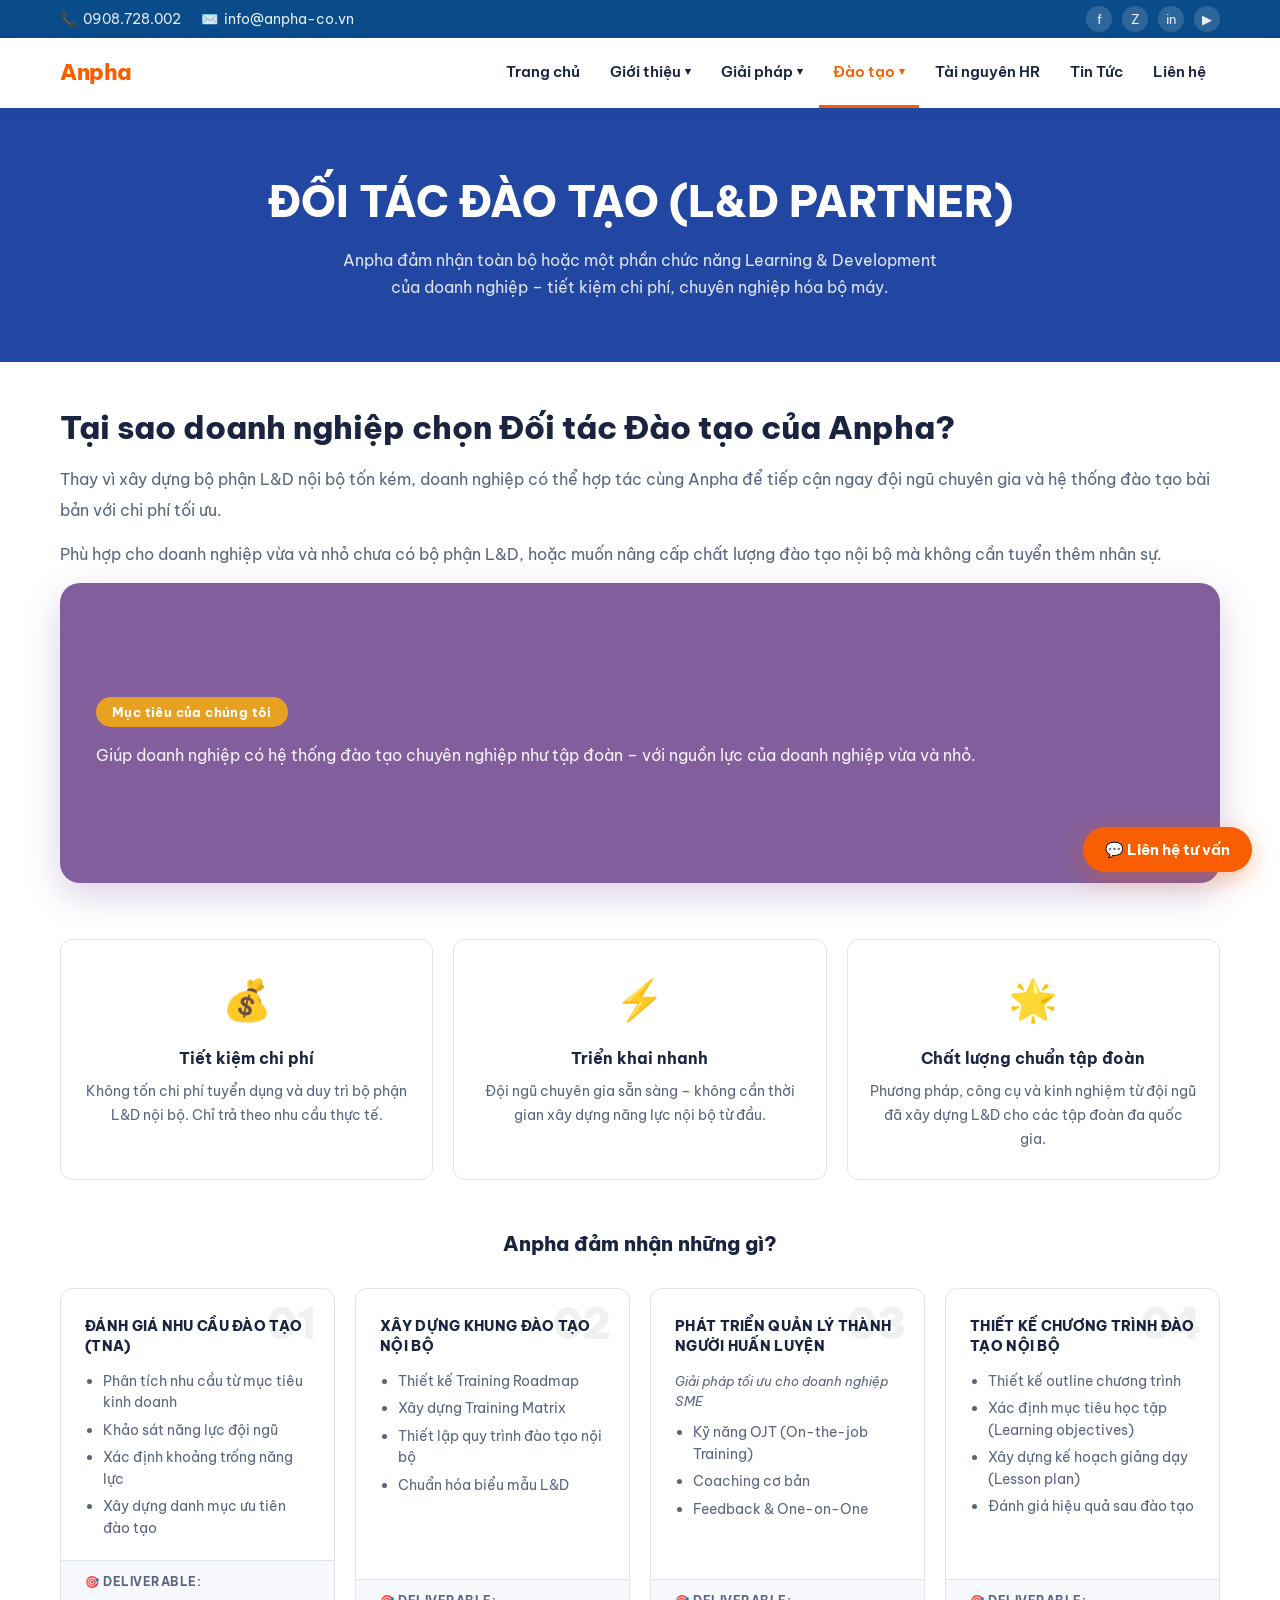
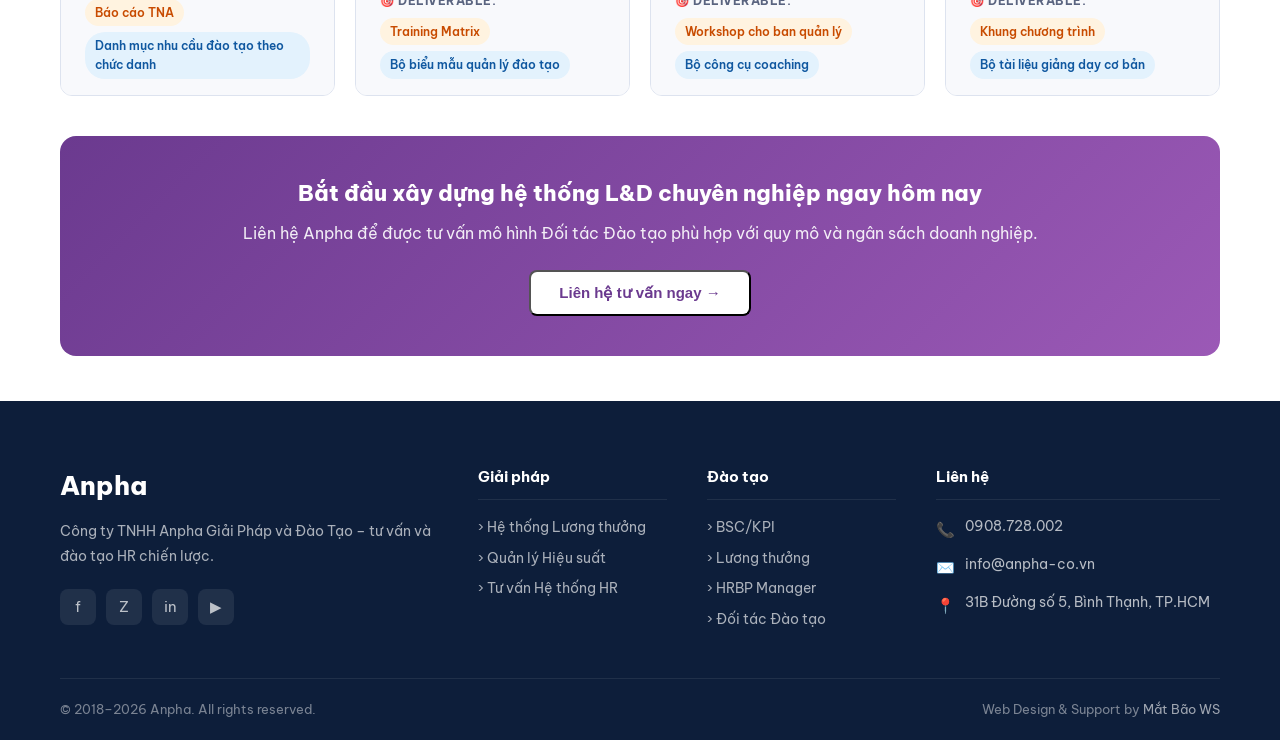
<file: dao-tao-doi-tac.html>
<!DOCTYPE html>
<html lang="vi">
<head>
  <meta charset="UTF-8" />
  <meta name="viewport" content="width=device-width, initial-scale=1.0" />
  <title>Đối tác Đào tạo (L&amp;D Partner) – Anpha</title>
  <link rel="preconnect" href="https://fonts.googleapis.com" />
  <link rel="preconnect" href="https://fonts.gstatic.com" crossorigin />
  <link href="https://fonts.googleapis.com/css2?family=Be+Vietnam+Pro:wght@300;400;500;600;700;800&family=Inter:wght@400;500;600;700;800&display=swap" rel="stylesheet" />
  <link rel="stylesheet" href="assets/css/style.css" />
</head>
<body>

<!-- TOPBAR -->
<div class="topbar">
  <div class="topbar-inner">
    <div class="topbar-contact">
      <span>📞 <a href="tel:0908728002">0908.728.002</a></span>
      <span>✉️ <a href="mailto:info@anpha-co.vn">info@anpha-co.vn</a></span>
    </div>
    <div class="topbar-social"><a href="#">f</a><a href="#">Z</a><a href="#">in</a><a href="#">▶</a></div>
  </div>
</div>

<!-- HEADER -->
<header>
  <div class="header-inner">
    <a href="index.html" class="logo"><span>Anpha</span></a>
    <nav>
      <ul>
        <li><a href="index.html">Trang chủ</a></li>
        <li><a href="gioi-thieu.html">Giới thiệu <span class="caret">▾</span></a>
          <ul class="dropdown">
            <li><a href="gioi-thieu.html">Giới thiệu chung</a></li>
            <li><a href="gioi-thieu.html#doi-ngu">Đội ngũ</a></li>
          </ul>
        </li>
        <li><a href="giai-phap.html">Giải pháp <span class="caret">▾</span></a>
          <ul class="dropdown">
            <li><a href="giai-phap.html">Đánh giá &amp; Phát triển Quản lý Trung gian</a></li>
            <li><a href="giai-phap.html">Tư vấn Xây dựng Hệ thống HR</a></li>
            <li><a href="giai-phap.html">Xây dựng Hệ thống Lương thưởng</a></li>
            <li><a href="giai-phap.html">Xây dựng Hệ thống Quản lý Hiệu suất</a></li>
            <li><a href="giai-phap.html">Tư vấn Chuyên môn HR</a></li>
          </ul>
        </li>
        <li class="active"><a href="dao-tao.html">Đào tạo <span class="caret">▾</span></a>
          <ul class="dropdown" style="min-width:280px">
            <li class="sub-group-title">Đào tạo Doanh nghiệp</li>
            <li><a href="dao-tao.html#inhouse">Năng lực Quản lý Trung gian</a></li>
            <li><a href="dao-tao.html#inhouse">Xây dựng Hệ thống BSC/KPI</a></li>
            <li class="sub-group-title">Đào tạo Mở</li>
            <li><a href="dao-tao.html#public">Hệ thống Lương thưởng</a></li>
            <li><a href="dao-tao.html#public">Trưởng phòng Đối tác Nhân sự</a></li>
            <li class="sub-group-title">Đối tác Đào tạo</li>
            <li><a href="dao-tao-doi-tac.html">Đối tác Đào tạo</a></li>
          </ul>
        </li>
        <li><a href="tai-nguyen-hr.html">Tài nguyên HR</a></li>
        <li><a href="#">Tin Tức</a></li>
        <li><a href="#">Liên hệ</a></li>
      </ul>
    </nav>
    <button class="hamburger" onclick="openMobileNav()" aria-label="Menu">
      <span></span><span></span><span></span>
    </button>
  </div>
</header>

<!-- PAGE HERO -->
<div class="page-hero page-hero-blue">
  <div class="container">
    <h1 class="page-hero-title">Đối tác Đào tạo (L&amp;D Partner)</h1>
    <p class="page-hero-desc">Anpha đảm nhận toàn bộ hoặc một phần chức năng Learning &amp; Development của doanh nghiệp – tiết kiệm chi phí, chuyên nghiệp hóa bộ máy.</p>
  </div>
</div>

<div class="dt-mockup">
<section style="background:var(--white)">
  <div class="container">

    <!-- Intro PPT-style -->
    <div class="outsource-intro">
      <div class="outsource-intro-text">
        <h2>Tại sao doanh nghiệp chọn Đối tác Đào tạo của Anpha?</h2>
        <p>Thay vì xây dựng bộ phận L&amp;D nội bộ tốn kém, doanh nghiệp có thể hợp tác cùng Anpha để tiếp cận ngay đội ngũ chuyên gia và hệ thống đào tạo bài bản với chi phí tối ưu.</p>
        <p>Phù hợp cho doanh nghiệp vừa và nhỏ chưa có bộ phận L&amp;D, hoặc muốn nâng cấp chất lượng đào tạo nội bộ mà không cần tuyển thêm nhân sự.</p>
      </div>
      <div class="outsource-intro-visual">
        <div class="ov-overlay">
          <span class="ov-badge">Mục tiêu của chúng tôi</span>
          <p>Giúp doanh nghiệp có hệ thống đào tạo chuyên nghiệp như tập đoàn – với nguồn lực của doanh nghiệp vừa và nhỏ.</p>
        </div>
      </div>
    </div>

    <!-- Lý do chọn -->
    <div class="outsource-why">
      <div class="ow-card">
        <div class="ow-icon">💰</div>
        <div class="ow-title">Tiết kiệm chi phí</div>
        <div class="ow-desc">Không tốn chi phí tuyển dụng và duy trì bộ phận L&amp;D nội bộ. Chỉ trả theo nhu cầu thực tế.</div>
      </div>
      <div class="ow-card">
        <div class="ow-icon">⚡</div>
        <div class="ow-title">Triển khai nhanh</div>
        <div class="ow-desc">Đội ngũ chuyên gia sẵn sàng – không cần thời gian xây dựng năng lực nội bộ từ đầu.</div>
      </div>
      <div class="ow-card">
        <div class="ow-icon">🌟</div>
        <div class="ow-title">Chất lượng chuẩn tập đoàn</div>
        <div class="ow-desc">Phương pháp, công cụ và kinh nghiệm từ đội ngũ đã xây dựng L&amp;D cho các tập đoàn đa quốc gia.</div>
      </div>
    </div>

    <!-- Dịch vụ -->
    <div class="outsource-services-title">Anpha đảm nhận những gì?</div>
    <div class="outsource-services">

      <div class="os-card">
        <div class="os-num">01</div>
        <div class="os-card-top">
          <div class="os-title">Đánh giá Nhu cầu Đào tạo (TNA)</div>
          <ul class="os-list">
            <li>Phân tích nhu cầu từ mục tiêu kinh doanh</li>
            <li>Khảo sát năng lực đội ngũ</li>
            <li>Xác định khoảng trống năng lực</li>
            <li>Xây dựng danh mục ưu tiên đào tạo</li>
          </ul>
        </div>
        <div class="os-deliverable">
          <span class="os-dlv-label">🎯 Deliverable:</span>
          <div class="os-tags">
            <span class="os-tag">Báo cáo TNA</span>
            <span class="os-tag">Danh mục nhu cầu đào tạo theo chức danh</span>
          </div>
        </div>
      </div>

      <div class="os-card">
        <div class="os-num">02</div>
        <div class="os-card-top">
          <div class="os-title">Xây dựng Khung Đào tạo Nội bộ</div>
          <ul class="os-list">
            <li>Thiết kế Training Roadmap</li>
            <li>Xây dựng Training Matrix</li>
            <li>Thiết lập quy trình đào tạo nội bộ</li>
            <li>Chuẩn hóa biểu mẫu L&amp;D</li>
          </ul>
        </div>
        <div class="os-deliverable">
          <span class="os-dlv-label">🎯 Deliverable:</span>
          <div class="os-tags">
            <span class="os-tag">Training Matrix</span>
            <span class="os-tag">Bộ biểu mẫu quản lý đào tạo</span>
          </div>
        </div>
      </div>

      <div class="os-card">
        <div class="os-num">03</div>
        <div class="os-card-top">
          <div class="os-title">Phát triển Quản lý thành Người Huấn luyện</div>
          <p class="os-subtitle"><em>Giải pháp tối ưu cho doanh nghiệp SME</em></p>
          <ul class="os-list">
            <li>Kỹ năng OJT (On-the-job Training)</li>
            <li>Coaching cơ bản</li>
            <li>Feedback &amp; One-on-One</li>
          </ul>
        </div>
        <div class="os-deliverable">
          <span class="os-dlv-label">🎯 Deliverable:</span>
          <div class="os-tags">
            <span class="os-tag">Workshop cho ban quản lý</span>
            <span class="os-tag">Bộ công cụ coaching</span>
          </div>
        </div>
      </div>

      <div class="os-card">
        <div class="os-num">04</div>
        <div class="os-card-top">
          <div class="os-title">Thiết kế Chương trình Đào tạo Nội bộ</div>
          <ul class="os-list">
            <li>Thiết kế outline chương trình</li>
            <li>Xác định mục tiêu học tập (Learning objectives)</li>
            <li>Xây dựng kế hoạch giảng dạy (Lesson plan)</li>
            <li>Đánh giá hiệu quả sau đào tạo</li>
          </ul>
        </div>
        <div class="os-deliverable">
          <span class="os-dlv-label">🎯 Deliverable:</span>
          <div class="os-tags">
            <span class="os-tag">Khung chương trình</span>
            <span class="os-tag">Bộ tài liệu giảng dạy cơ bản</span>
          </div>
        </div>
      </div>

    </div>

    <!-- CTA Outsource -->
    <div class="outsource-cta">
      <h3>Bắt đầu xây dựng hệ thống L&amp;D chuyên nghiệp ngay hôm nay</h3>
      <p>Liên hệ Anpha để được tư vấn mô hình Đối tác Đào tạo phù hợp với quy mô và ngân sách doanh nghiệp.</p>
      <button class="btn-purple" onclick="openPopup('Đối tác Đào tạo – L&D Partner')">Liên hệ tư vấn ngay →</button>
    </div>

  </div>
</section>
</div><!-- /.dt-mockup -->

<!-- FLOATING BTN -->
<button class="float-btn anpha-float-btn" onclick="openPopup('')">💬 Liên hệ tư vấn</button>
<!-- CONTACT POPUP -->
<div class="popup-overlay anpha-popup-overlay" id="contactPopup" onclick="if(event.target.id==='contactPopup')closePopup()">
  <div class="popup-box">
    <button class="popup-close" onclick="closePopup()">✕</button>
    <div class="popup-title">Liên hệ &amp; Đăng ký</div>
    <div class="popup-subtitle" id="popupSubtitle">Để lại thông tin – Anpha phản hồi trong 24 giờ làm việc.</div>
    <form class="popup-form" onsubmit="event.preventDefault();alert('Cảm ơn! Anpha sẽ liên hệ sớm.');closePopup()">
      <div class="popup-field"><label>Họ và tên *</label><input type="text" placeholder="Nguyễn Văn A" required /></div>
      <div class="popup-field"><label>Số điện thoại *</label><input type="tel" placeholder="0909 xxx xxx" required /></div>
      <div class="popup-field"><label>Email</label><input type="email" placeholder="email@company.vn" /></div>
      <div class="popup-field">
        <label>Chương trình quan tâm</label>
        <select id="pCourse">
          <option value="">-- Chọn chương trình --</option>
          <option>Đối tác Đào tạo (L&amp;D Partner)</option>
          <option>Đào tạo Inhouse (Doanh nghiệp)</option>
          <option>Xây dựng Hệ thống Lương thưởng (04/07)</option>
          <option>HRBP Manager (20/06)</option>
        </select>
      </div>
      <div class="popup-field"><label>Ghi chú</label><textarea placeholder="Số lượng học viên, yêu cầu đặc biệt..."></textarea></div>
      <button type="submit" class="popup-submit">Gửi yêu cầu tư vấn →</button>
    </form>
    <div class="popup-contacts">
      <span>📞 <a href="tel:0908728002">0908.728.002</a></span>
      <span>✉️ <a href="mailto:info@anpha-co.vn">info@anpha-co.vn</a></span>
    </div>
  </div>
</div>

<!-- FOOTER -->
<footer>
  <div class="container">
    <div class="footer-grid">
      <div class="footer-brand">
        <div class="logo-text">Anpha</div>
        <p>Công ty TNHH Anpha Giải Pháp và Đào Tạo – tư vấn và đào tạo HR chiến lược.</p>
        <div class="footer-social"><a href="#">f</a><a href="#">Z</a><a href="#">in</a><a href="#">▶</a></div>
      </div>
      <div class="footer-col">
        <h4>Giải pháp</h4>
        <ul>
          <li><a href="giai-phap.html">› Hệ thống Lương thưởng</a></li>
          <li><a href="giai-phap.html">› Quản lý Hiệu suất</a></li>
          <li><a href="giai-phap.html">› Tư vấn Hệ thống HR</a></li>
        </ul>
      </div>
      <div class="footer-col">
        <h4>Đào tạo</h4>
        <ul>
          <li><a href="dao-tao.html#public">› BSC/KPI</a></li>
          <li><a href="dao-tao.html#public">› Lương thưởng</a></li>
          <li><a href="dao-tao.html#public">› HRBP Manager</a></li>
          <li><a href="dao-tao-doi-tac.html">› Đối tác Đào tạo</a></li>
        </ul>
      </div>
      <div class="footer-col">
        <h4>Liên hệ</h4>
        <div class="footer-contact">
          <div class="contact-item"><span class="contact-icon">📞</span><span class="contact-text"><a href="tel:0908728002" style="color:inherit">0908.728.002</a></span></div>
          <div class="contact-item"><span class="contact-icon">✉️</span><span class="contact-text"><a href="mailto:info@anpha-co.vn" style="color:inherit">info@anpha-co.vn</a></span></div>
          <div class="contact-item"><span class="contact-icon">📍</span><span class="contact-text">31B Đường số 5, Bình Thạnh, TP.HCM</span></div>
        </div>
      </div>
    </div>
    <div class="footer-bottom">
      <span class="footer-bottom-text">© 2018–2026 Anpha. All rights reserved.</span>
      <span class="footer-bottom-text">Web Design &amp; Support by <a href="#" style="color:rgba(255,255,255,.6)">Mắt Bão WS</a></span>
    </div>
  </div>
</footer>

<script src="assets/js/main.js" defer></script>
<script>
function openPopup(hint) {
  var scrollbarW = window.innerWidth - document.documentElement.clientWidth;
  document.body.style.paddingRight = scrollbarW + 'px';
  document.body.style.overflow = 'hidden';
  document.getElementById('contactPopup').classList.add('open');
  var sub = document.getElementById('popupSubtitle');
  sub.textContent = hint ? 'Bạn đang hỏi về: ' + hint : 'Để lại thông tin – Anpha phản hồi trong 24 giờ làm việc.';
  if (hint) {
    var sel = document.getElementById('pCourse');
    var h = hint.toLowerCase();
    if (h.includes('đối tác') || h.includes('partner')) sel.value = sel.options[1].value;
    else if (h.includes('inhouse')) sel.value = sel.options[2].value;
    else if (h.includes('lương')) sel.value = sel.options[3].value;
    else if (h.includes('hrbp')) sel.value = sel.options[4].value;
  }
}
function closePopup() {
  document.getElementById('contactPopup').classList.remove('open');
  document.body.style.overflow = '';
  document.body.style.paddingRight = '';
}
document.addEventListener('keydown', function(e){ if(e.key==='Escape') closePopup(); });
</script>
</body>
</html>
</file>
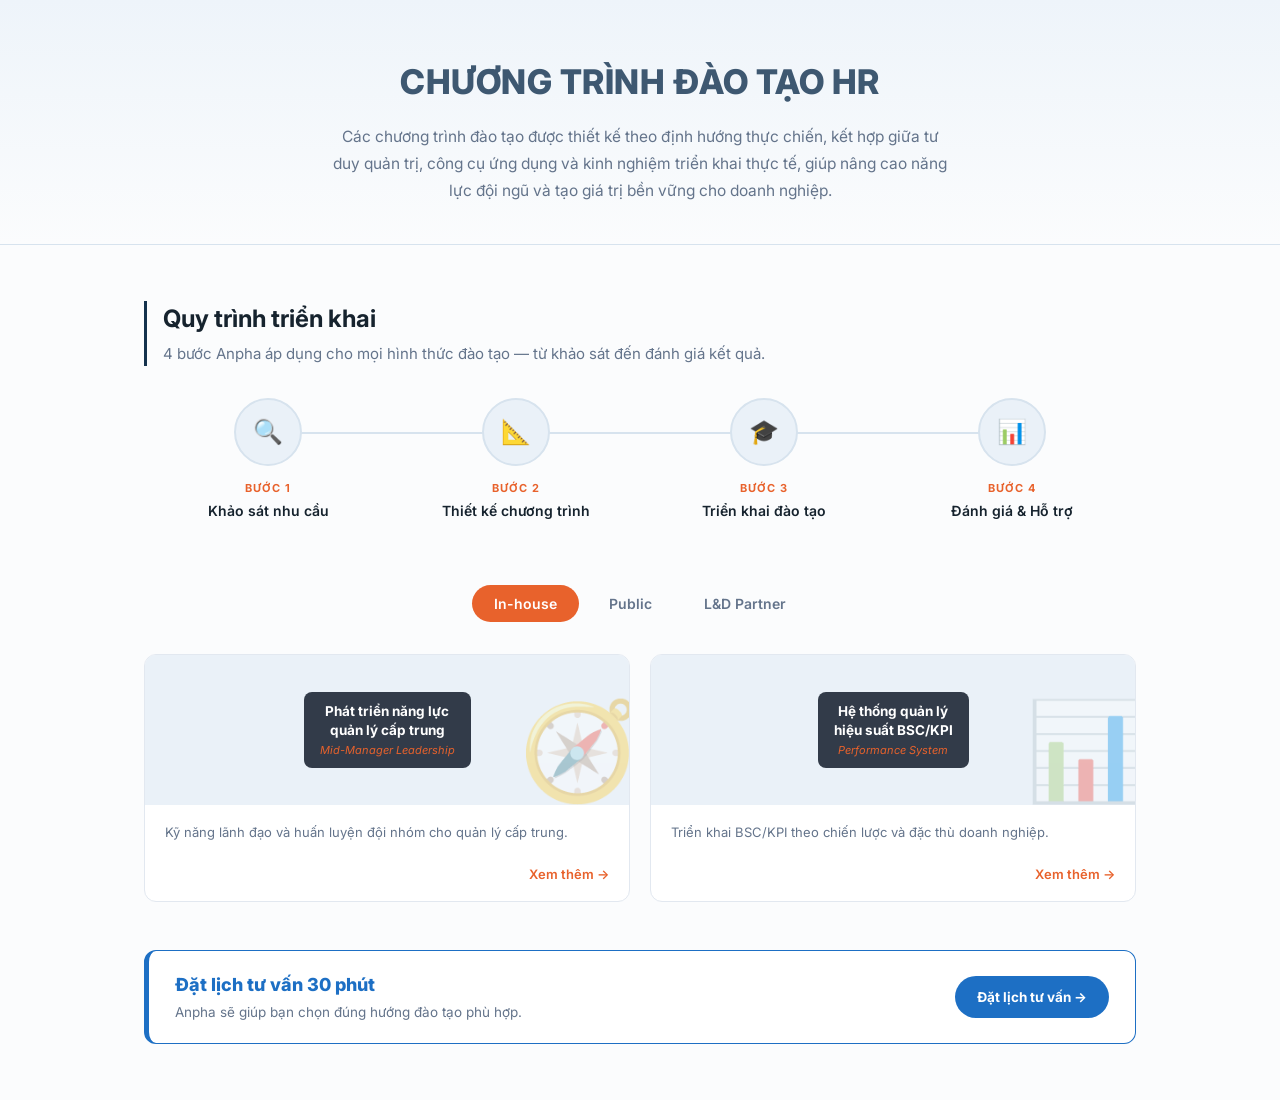
<file: dao-tao-mockup trangchinh.html>
<!DOCTYPE html>
<html lang="vi">
<head>
<meta charset="UTF-8">
<meta name="viewport" content="width=device-width, initial-scale=1.0">
<title>Chương trình Đào tạo HR — Anpha</title>
<link rel="preconnect" href="https://fonts.googleapis.com">
<link href="https://fonts.googleapis.com/css2?family=Inter:wght@400;500;600;700;800&display=swap" rel="stylesheet">
<style>
  :root{
    --navy: #14324D;
    --navy-soft: #3E5871;
    --navy-mist: #EAF1F8;
    --navy-line: #D7E3EE;
    --orange: #E8622C;
    --orange-dark: #C94E1E;
    --teal: #0F766E;
    --teal-mist: #E6F5F3;
    --blue: #1D6FC4;
    --blue-dark: #14568F;
    --blue-mist: #EAF3FC;
    --ink: #16232E;
    --muted: #64748B;
    --border: #E2E8F0;
    --bg: #FBFCFD;
    --card: #FFFFFF;
  }
  *{box-sizing:border-box;}
  body{
    margin:0;
    font-family:'Inter',system-ui,-apple-system,sans-serif;
    background:var(--bg);
    color:var(--ink);
    line-height:1.5;
  }
  .wrap{max-width:1040px;margin:0 auto;padding:0 24px;}

  /* HERO */
  .hero{
    background:linear-gradient(180deg,#EEF4FA 0%, var(--bg) 100%);
    padding:56px 0 40px;
    text-align:center;
    border-bottom:1px solid var(--navy-line);
  }
  .hero h1{
    font-size:34px;
    font-weight:800;
    letter-spacing:0.5px;
    color:var(--navy-soft);
    margin:0;
    text-transform:uppercase;
  }
  .hero p{
    margin:16px auto 0;
    max-width:620px;
    color:var(--muted);
    font-size:15.5px;
    line-height:1.75;
  }

  /* PROCESS */
  .process{padding:56px 0 48px;}
  .section-head{
    border-left:3px solid var(--navy);
    padding-left:16px;
    margin-bottom:32px;
  }
  .section-head h2{
    font-size:24px;font-weight:700;color:var(--ink);margin:0 0 6px;
  }
  .section-head p{margin:0;color:var(--muted);font-size:15px;}

  .process-row{
    display:grid;
    grid-template-columns:repeat(4,1fr);
    gap:0;
    position:relative;
  }
  .process-row::before{
    content:"";
    position:absolute;
    top:34px;left:12.5%;right:12.5%;
    height:2px;
    background:var(--navy-line);
    z-index:0;
  }
  .step{
    display:flex;flex-direction:column;align-items:center;
    text-align:center;position:relative;z-index:1;
    padding:0 8px;
  }
  .step-icon{
    width:68px;height:68px;border-radius:50%;
    background:var(--navy-mist);
    border:2px solid var(--navy-line);
    display:flex;align-items:center;justify-content:center;
    font-size:24px;margin-bottom:14px;
    color:var(--navy);
  }
  .step-num{
    font-size:11px;font-weight:700;color:var(--orange);
    letter-spacing:1px;margin-bottom:4px;
  }
  .step-title{font-size:14px;font-weight:600;color:var(--ink);}

  /* TABS */
  .courses{padding:16px 0 56px;}
  .tabs{
    display:flex;justify-content:center;gap:8px;
    margin-bottom:32px;
  }
  .tab-pill{
    padding:10px 22px;
    border-radius:20px;
    border:none;background:transparent;
    font-family:inherit;font-size:14px;font-weight:600;
    color:var(--muted);cursor:pointer;
    transition:all .15s ease;
  }
  .tab-pill:hover{color:var(--ink);}
  .tab-pill.active{background:var(--orange);color:#fff;}

  .tab-panel{display:none;}
  .tab-panel.active{display:block;}

  /* COURSE GRID */
  .course-grid{
    display:grid;
    grid-template-columns:repeat(2,1fr);
    gap:20px;
  }
  .course-card{
    border:1px solid var(--border);
    border-radius:12px;
    background:var(--card);
    overflow:hidden;
    display:flex;flex-direction:column;
    transition:box-shadow .15s ease, transform .15s ease;
  }
  .course-card:hover{box-shadow:0 6px 18px rgba(20,50,77,0.08);transform:translateY(-2px);}

  .course-poster{
    position:relative;
    height:150px;
    overflow:hidden;
  }
  .poster-navy{background:var(--navy-mist);}
  .poster-teal{background:var(--teal-mist);}
  .poster-icon{
    position:absolute;right:-10px;bottom:-16px;
    font-size:96px;opacity:0.35;
  }
  .poster-overlay{
    position:absolute;inset:0;
    display:flex;align-items:center;justify-content:center;
    padding:0 16px;
  }
  .poster-box{
    background:rgba(10,20,35,0.82);
    border-radius:8px;
    padding:10px 16px;
    text-align:center;
    max-width:92%;
  }
  .poster-box .t{color:#fff;font-size:13.5px;font-weight:700;line-height:1.35;margin:0 0 3px;}
  .poster-box .s{color:var(--orange);font-size:11px;font-style:italic;margin:0;}

  .course-body{padding:18px 20px 16px;flex:1;display:flex;flex-direction:column;}
  .course-title{font-size:16px;font-weight:700;color:var(--ink);margin:0 0 8px;line-height:1.35;display:none;}
  .course-desc{font-size:13px;color:var(--muted);margin:0 0 12px;}

  .schedule-row{
    display:flex;align-items:center;gap:6px;
    font-size:12.5px;color:var(--ink);margin-bottom:6px;
  }
  .schedule-row .label{color:var(--muted);}
  .schedule-row .value{font-weight:600;}

  .course-link-row{margin-top:auto;text-align:right;padding-top:6px;}
  .course-link{
    font-size:13px;font-weight:600;color:var(--orange);
    text-decoration:none;
  }
  .course-link:hover{color:var(--orange-dark);}

  /* ACCENT CARD — dùng cho khối L&D Partner và CTA cuối trang */
  .accent-card{
    background:#fff;
    border:1.5px solid var(--blue);
    border-left:5px solid var(--blue);
    border-radius:12px;
    padding:20px 26px;
    display:flex;align-items:center;justify-content:space-between;
    gap:24px;flex-wrap:wrap;
  }
  .accent-card .accent-title{font-size:18px;font-weight:800;color:var(--blue);margin:0 0 4px;}
  .accent-card .accent-sub{font-size:13.5px;color:var(--muted);margin:0;max-width:540px;line-height:1.6;}
  .btn-blue{
    background:var(--blue);color:#fff;
    padding:11px 22px;border-radius:24px;
    font-size:13.5px;font-weight:700;white-space:nowrap;
    text-decoration:none;display:inline-flex;align-items:center;gap:6px;
    flex-shrink:0;border:none;font-family:inherit;cursor:pointer;
  }
  .btn-blue:hover{background:var(--blue-dark);}

  /* L&D PANEL */
  .ld-grid{
    display:grid;grid-template-columns:1.1fr 1fr;gap:28px;
    margin-top:28px;align-items:start;
  }
  .ld-grid h3{font-size:19px;font-weight:700;color:var(--ink);margin:0 0 14px;}
  .ld-grid p{font-size:14px;color:var(--muted);margin:0 0 14px;line-height:1.7;}
  .ld-image-slot{
    background:#FAFBFC;
    border:1.5px dashed var(--border);
    border-radius:12px;
    min-height:220px;
    display:flex;flex-direction:column;align-items:center;justify-content:center;gap:8px;
  }
  .ld-image-slot span{font-size:13px;color:var(--muted);}
  .ld-image-slot .icon{font-size:28px;opacity:0.5;}

  /* CLOSING CTA */
  .closing-cta{margin-top:8px;}

  @media (max-width: 760px){
    .process-row{grid-template-columns:repeat(2,1fr);row-gap:28px;}
    .process-row::before{display:none;}
    .course-grid{grid-template-columns:1fr;}
    .ld-grid{grid-template-columns:1fr;}
    .tabs{flex-wrap:wrap;}
    .accent-card{flex-direction:column;align-items:flex-start;}
  }
</style>
</head>
<body>

  <!-- HERO -->
  <section class="hero">
    <div class="wrap">
      <h1>Chương trình Đào tạo HR</h1>
      <p>Các chương trình đào tạo được thiết kế theo định hướng thực chiến, kết hợp giữa tư duy quản trị, công cụ ứng dụng và kinh nghiệm triển khai thực tế, giúp nâng cao năng lực đội ngũ và tạo giá trị bền vững cho doanh nghiệp.</p>
    </div>
  </section>

  <!-- PROCESS -->
  <section class="process">
    <div class="wrap">
      <div class="section-head">
        <h2>Quy trình triển khai</h2>
        <p>4 bước Anpha áp dụng cho mọi hình thức đào tạo — từ khảo sát đến đánh giá kết quả.</p>
      </div>

      <div class="process-row">
        <div class="step">
          <div class="step-icon">🔍</div>
          <div class="step-num">BƯỚC 1</div>
          <div class="step-title">Khảo sát nhu cầu</div>
        </div>
        <div class="step">
          <div class="step-icon">📐</div>
          <div class="step-num">BƯỚC 2</div>
          <div class="step-title">Thiết kế chương trình</div>
        </div>
        <div class="step">
          <div class="step-icon">🎓</div>
          <div class="step-num">BƯỚC 3</div>
          <div class="step-title">Triển khai đào tạo</div>
        </div>
        <div class="step">
          <div class="step-icon">📊</div>
          <div class="step-num">BƯỚC 4</div>
          <div class="step-title">Đánh giá &amp; Hỗ trợ</div>
        </div>
      </div>
    </div>
  </section>

  <!-- COURSES -->
  <section class="courses">
    <div class="wrap">

      <div class="tabs">
        <button class="tab-pill active" onclick="switchTab('inhouse', this)">In-house</button>
        <button class="tab-pill" onclick="switchTab('public', this)">Public</button>
        <button class="tab-pill" onclick="switchTab('ld', this)">L&amp;D Partner</button>
      </div>

      <!-- IN-HOUSE -->
      <div class="tab-panel active" id="panel-inhouse">
        <div class="course-grid">

          <div class="course-card">
            <div class="course-poster poster-navy">
              <span class="poster-icon">🧭</span>
              <div class="poster-overlay">
                <div class="poster-box">
                  <p class="t">Phát triển năng lực<br>quản lý cấp trung</p>
                  <p class="s">Mid-Manager Leadership</p>
                </div>
              </div>
            </div>
            <div class="course-body">
              <p class="course-desc">Kỹ năng lãnh đạo và huấn luyện đội nhóm cho quản lý cấp trung.</p>
              <div class="course-link-row"><a href="#" class="course-link">Xem thêm →</a></div>
            </div>
          </div>

          <div class="course-card">
            <div class="course-poster poster-navy">
              <span class="poster-icon">📊</span>
              <div class="poster-overlay">
                <div class="poster-box">
                  <p class="t">Hệ thống quản lý<br>hiệu suất BSC/KPI</p>
                  <p class="s">Performance System</p>
                </div>
              </div>
            </div>
            <div class="course-body">
              <p class="course-desc">Triển khai BSC/KPI theo chiến lược và đặc thù doanh nghiệp.</p>
              <div class="course-link-row"><a href="#" class="course-link">Xem thêm →</a></div>
            </div>
          </div>

        </div>
      </div>

      <!-- PUBLIC -->
      <div class="tab-panel" id="panel-public">
        <div class="course-grid">

          <div class="course-card">
            <div class="course-poster poster-teal">
              <span class="poster-icon">💰</span>
              <div class="poster-overlay">
                <div class="poster-box">
                  <p class="t">Xây dựng hệ thống<br>lương thưởng</p>
                  <p class="s">C&amp;B System Design</p>
                </div>
              </div>
            </div>
            <div class="course-body">
              <div class="schedule-row"><span>🗓</span><span class="label">Khai giảng:</span><span class="value">15 &amp; 22/08/2026</span></div>
              <div class="schedule-row"><span>📍</span><span class="label">Hình thức:</span><span class="value">Offline TP.HCM &amp; Online</span></div>
              <div class="course-link-row"><a href="#" class="course-link">Xem thêm →</a></div>
            </div>
          </div>

          <div class="course-card">
            <div class="course-poster poster-teal">
              <span class="poster-icon">🤝</span>
              <div class="poster-overlay">
                <div class="poster-box">
                  <p class="t">HRBP Manager — đối<br>tác nhân sự</p>
                  <p class="s">Strategic HR Partner</p>
                </div>
              </div>
            </div>
            <div class="course-body">
              <p class="course-desc">Tư duy và công cụ để HR trở thành đối tác chiến lược của Ban lãnh đạo.</p>
              <div class="course-link-row"><a href="#" class="course-link">Xem thêm →</a></div>
            </div>
          </div>

        </div>
      </div>

      <!-- L&D PARTNER -->
      <div class="tab-panel" id="panel-ld">

        <div class="accent-card">
          <div>
            <p class="accent-title">L&amp;D Partner</p>
            <p class="accent-sub">Anpha đồng hành xây dựng và vận hành hệ thống đào tạo doanh nghiệp — từ chiến lược, chương trình đến triển khai, giúp doanh nghiệp phát triển đội ngũ với chi phí tối ưu và nguồn lực linh hoạt.</p>
          </div>
          <a href="#" class="btn-blue">Xem thêm →</a>
        </div>

        <div class="ld-grid">
          <div>
            <h3>Tại sao doanh nghiệp lựa chọn Đối tác L&amp;D của Anpha?</h3>
            <p>Thay vì đầu tư xây dựng một bộ phận L&amp;D nội bộ với nhiều chi phí về tuyển dụng, đào tạo và vận hành, doanh nghiệp có thể hợp tác cùng Anpha để tiếp cận đội ngũ chuyên gia và hệ thống đào tạo bài bản ngay từ đầu.</p>
            <p>Mô hình L&amp;D Partner đặc biệt phù hợp với doanh nghiệp vừa và nhỏ đang trong giai đoạn phát triển, chưa có phòng L&amp;D chuyên trách hoặc cần nâng cao năng lực đào tạo nội bộ nhưng chưa cần đầu tư nguồn lực toàn thời gian.</p>
          </div>
          <div class="ld-image-slot">
            <span class="icon">🖼️</span>
            <span>Vị trí hình ảnh minh họa</span>
          </div>
        </div>

      </div>

      <!-- CLOSING CTA -->
      <div class="accent-card closing-cta" style="margin-top:48px;">
        <div>
          <p class="accent-title">Đặt lịch tư vấn 30 phút</p>
          <p class="accent-sub">Anpha sẽ giúp bạn chọn đúng hướng đào tạo phù hợp.</p>
        </div>
        <a href="#" class="btn-blue">Đặt lịch tư vấn →</a>
      </div>

    </div>
  </section>

<script>
function switchTab(name, btn){
  document.querySelectorAll('.tab-panel').forEach(p => p.classList.remove('active'));
  document.querySelectorAll('.tab-pill').forEach(b => b.classList.remove('active'));
  document.getElementById('panel-' + name).classList.add('active');
  btn.classList.add('active');
}
</script>

</body>
</html>
</file>
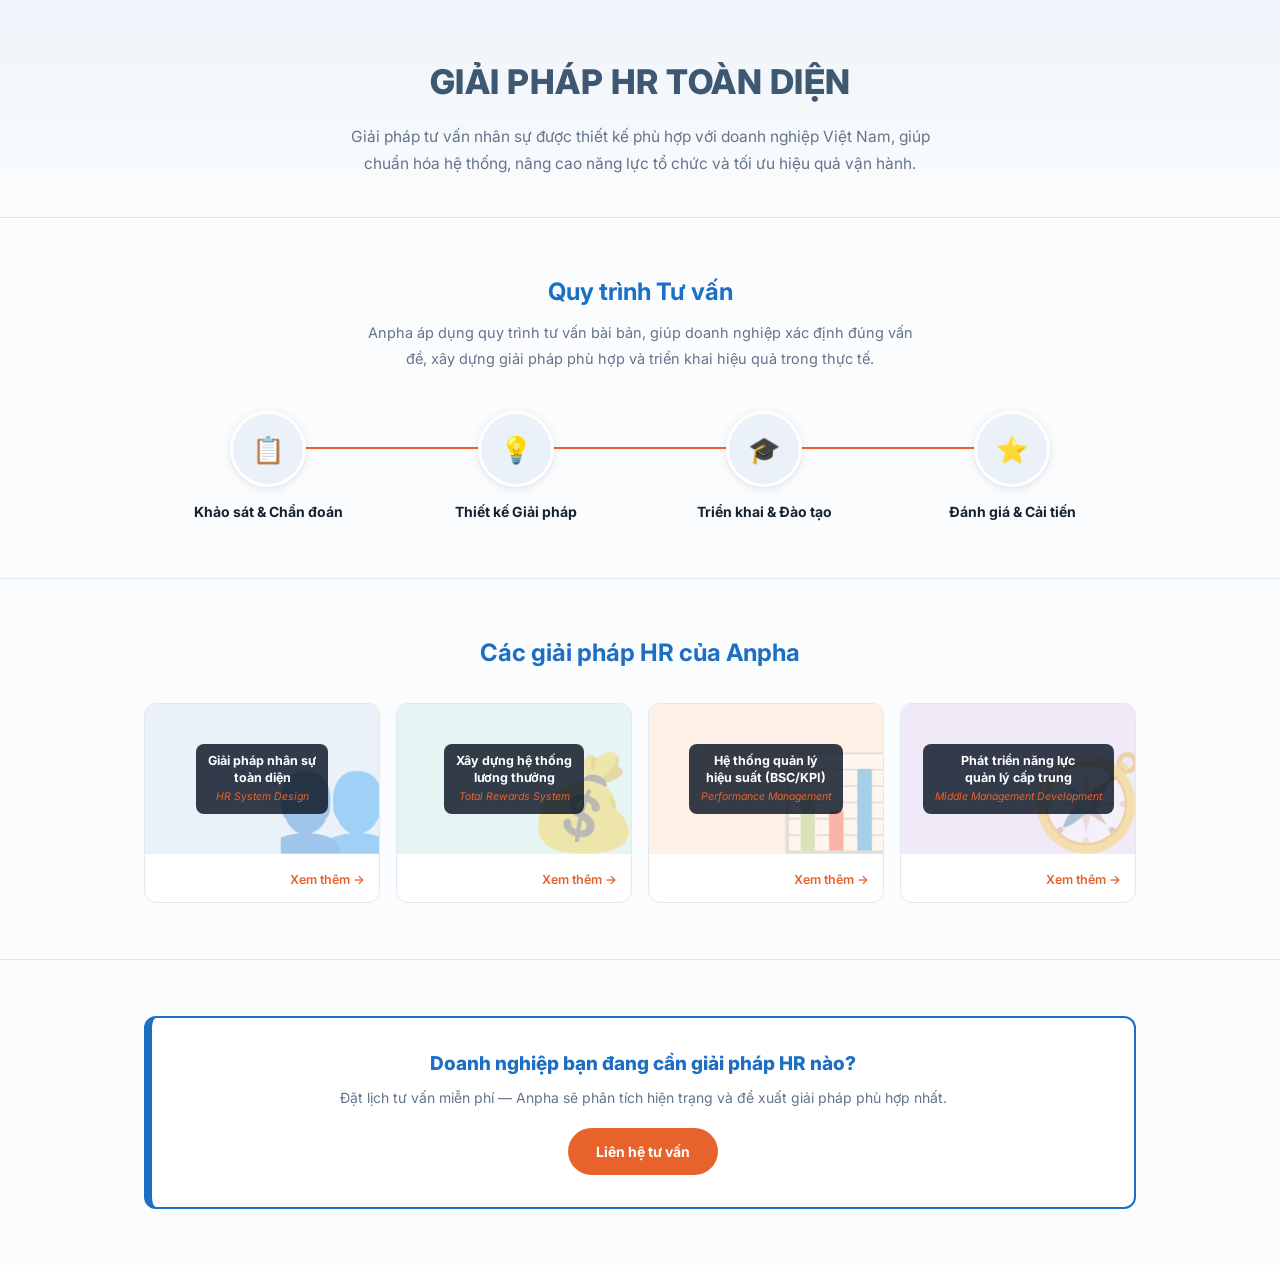
<file: giai-phap-mockup trangchinh.html>
<!DOCTYPE html>
<html lang="vi">
<head>
<meta charset="UTF-8">
<meta name="viewport" content="width=device-width, initial-scale=1.0">
<title>Giải pháp HR toàn diện — Anpha</title>
<link rel="preconnect" href="https://fonts.googleapis.com">
<link href="https://fonts.googleapis.com/css2?family=Inter:wght@400;500;600;700;800&display=swap" rel="stylesheet">
<style>
  :root{
    --navy: #14324D;
    --navy-soft: #3E5871;
    --navy-mist: #EAF1F8;
    --navy-line: #D7E3EE;
    --orange: #E8622C;
    --orange-dark: #C94E1E;
    --teal-mist: #E6F5F3;
    --amber-mist: #FDF1E6;
    --purple-mist: #F0EAF8;
    --blue: #1D6FC4;
    --blue-dark: #14568F;
    --ink: #16232E;
    --muted: #64748B;
    --border: #E2E8F0;
    --bg: #FBFCFD;
    --card: #FFFFFF;
  }
  *{box-sizing:border-box;}
  body{
    margin:0;
    font-family:'Inter',system-ui,-apple-system,sans-serif;
    background:var(--bg);
    color:var(--ink);
    line-height:1.5;
  }
  .wrap{max-width:1040px;margin:0 auto;padding:0 24px;}

  /* HERO */
  .hero{
    background:linear-gradient(180deg,#EEF4FA 0%, var(--bg) 100%);
    padding:56px 0 40px;
    text-align:center;
    border-bottom:1px solid var(--navy-line);
  }
  .hero h1{
    font-size:34px;
    font-weight:800;
    letter-spacing:0.5px;
    color:var(--navy-soft);
    margin:0;
  }
  .hero p{
    margin:16px auto 0;
    max-width:620px;
    color:var(--muted);
    font-size:15.5px;
    line-height:1.75;
  }

  /* SECTION HEAD (căn giữa, dùng cho Quy trình & Giải pháp) */
  .section{padding:56px 0;}
  .section + .section{border-top:1px solid var(--border);}
  .section-head-center{text-align:center;margin-bottom:32px;}
  .section-head-center h2{
    font-size:24px;font-weight:700;color:var(--blue);margin:0 0 10px;
  }
  .section-head-center p{
    margin:0 auto;max-width:560px;color:var(--muted);font-size:14.5px;line-height:1.75;
  }

  /* QUY TRÌNH TƯ VẤN */
  .process-row{
    display:grid;
    grid-template-columns:repeat(4,1fr);
    gap:0;
    position:relative;
    margin-top:40px;
  }
  .process-row::before{
    content:"";
    position:absolute;
    top:36px;left:12.5%;right:12.5%;
    height:2px;
    background:var(--orange);
    z-index:0;
  }
  .step{
    display:flex;flex-direction:column;align-items:center;
    text-align:center;position:relative;z-index:1;
    padding:0 10px;
  }
  .step-icon{
    width:76px;height:76px;border-radius:50%;
    background:var(--navy-mist);
    border:3px solid #fff;
    box-shadow:0 2px 8px rgba(20,50,77,0.12);
    display:flex;align-items:center;justify-content:center;
    font-size:26px;margin-bottom:14px;
    color:var(--navy);
  }
  .step-title{font-size:14px;font-weight:700;color:var(--ink);}

  /* GIẢI PHÁP CARDS */
  .solution-grid{
    display:grid;
    grid-template-columns:repeat(4,1fr);
    gap:16px;
  }
  .solution-card{
    border:1px solid var(--border);
    border-radius:12px;
    background:var(--card);
    overflow:hidden;
    transition:box-shadow .15s ease, transform .15s ease;
  }
  .solution-card:hover{box-shadow:0 6px 18px rgba(20,50,77,0.08);transform:translateY(-2px);}

  .solution-poster{
    position:relative;
    height:150px;
    overflow:hidden;
  }
  .poster-navy{background:var(--navy-mist);}
  .poster-teal{background:var(--teal-mist);}
  .poster-amber{background:var(--amber-mist);}
  .poster-purple{background:var(--purple-mist);}
  .poster-icon{
    position:absolute;right:-10px;bottom:-16px;
    font-size:92px;opacity:0.35;
  }
  .poster-overlay{
    position:absolute;inset:0;
    display:flex;align-items:center;justify-content:center;
    padding:0 12px;
  }
  .poster-box{
    background:rgba(10,20,35,0.82);
    border-radius:8px;
    padding:9px 12px;
    text-align:center;
    max-width:94%;
  }
  .poster-box .t{color:#fff;font-size:12.5px;font-weight:700;line-height:1.3;margin:0 0 3px;}
  .poster-box .s{color:var(--orange);font-size:10.5px;font-style:italic;margin:0;}

  .solution-body{padding:12px 14px;text-align:right;}
  .solution-link{
    font-size:12.5px;font-weight:600;color:var(--orange);
    text-decoration:none;
  }
  .solution-link:hover{color:var(--orange-dark);}

  /* CTA CUỐI TRANG */
  .closing-cta{
    background:#fff;
    border:2.5px solid var(--blue);
    border-left:8px solid var(--blue);
    border-radius:12px;
    padding:32px 28px;
    text-align:center;
  }
  .closing-cta .title{font-size:19px;font-weight:800;color:var(--blue);margin:0 0 8px;}
  .closing-cta .sub{font-size:14px;color:var(--muted);margin:0 0 20px;}
  .closing-cta .btn{
    display:inline-block;
    background:var(--orange);color:#fff;
    padding:13px 28px;border-radius:24px;
    font-size:14px;font-weight:700;
    text-decoration:none;
  }
  .closing-cta .btn:hover{background:var(--orange-dark);}

  @media (max-width: 760px){
    .process-row{grid-template-columns:repeat(2,1fr);row-gap:28px;}
    .process-row::before{display:none;}
    .solution-grid{grid-template-columns:repeat(2,1fr);}
  }
</style>
</head>
<body>

  <!-- HERO -->
  <section class="hero">
    <div class="wrap">
      <h1>GIẢI PHÁP HR TOÀN DIỆN</h1>
      <p>Giải pháp tư vấn nhân sự được thiết kế phù hợp với doanh nghiệp Việt Nam, giúp chuẩn hóa hệ thống, nâng cao năng lực tổ chức và tối ưu hiệu quả vận hành.</p>
    </div>
  </section>

  <!-- QUY TRÌNH TƯ VẤN -->
  <section class="section">
    <div class="wrap">
      <div class="section-head-center">
        <h2>Quy trình Tư vấn</h2>
        <p>Anpha áp dụng quy trình tư vấn bài bản, giúp doanh nghiệp xác định đúng vấn đề, xây dựng giải pháp phù hợp và triển khai hiệu quả trong thực tế.</p>
      </div>

      <div class="process-row">
        <div class="step">
          <div class="step-icon">📋</div>
          <div class="step-title">Khảo sát &amp; Chẩn đoán</div>
        </div>
        <div class="step">
          <div class="step-icon">💡</div>
          <div class="step-title">Thiết kế Giải pháp</div>
        </div>
        <div class="step">
          <div class="step-icon">🎓</div>
          <div class="step-title">Triển khai &amp; Đào tạo</div>
        </div>
        <div class="step">
          <div class="step-icon">⭐</div>
          <div class="step-title">Đánh giá &amp; Cải tiến</div>
        </div>
      </div>
    </div>
  </section>

  <!-- CÁC GIẢI PHÁP HR -->
  <section class="section">
    <div class="wrap">
      <div class="section-head-center">
        <h2>Các giải pháp HR của Anpha</h2>
      </div>

      <div class="solution-grid">

        <div class="solution-card">
          <div class="solution-poster poster-navy">
            <span class="poster-icon">👥</span>
            <div class="poster-overlay">
              <div class="poster-box">
                <p class="t">Giải pháp nhân sự<br>toàn diện</p>
                <p class="s">HR System Design</p>
              </div>
            </div>
          </div>
          <div class="solution-body"><a href="#" class="solution-link">Xem thêm →</a></div>
        </div>

        <div class="solution-card">
          <div class="solution-poster poster-teal">
            <span class="poster-icon">💰</span>
            <div class="poster-overlay">
              <div class="poster-box">
                <p class="t">Xây dựng hệ thống<br>lương thưởng</p>
                <p class="s">Total Rewards System</p>
              </div>
            </div>
          </div>
          <div class="solution-body"><a href="#" class="solution-link">Xem thêm →</a></div>
        </div>

        <div class="solution-card">
          <div class="solution-poster poster-amber">
            <span class="poster-icon">📊</span>
            <div class="poster-overlay">
              <div class="poster-box">
                <p class="t">Hệ thống quản lý<br>hiệu suất (BSC/KPI)</p>
                <p class="s">Performance Management</p>
              </div>
            </div>
          </div>
          <div class="solution-body"><a href="#" class="solution-link">Xem thêm →</a></div>
        </div>

        <div class="solution-card">
          <div class="solution-poster poster-purple">
            <span class="poster-icon">🧭</span>
            <div class="poster-overlay">
              <div class="poster-box">
                <p class="t">Phát triển năng lực<br>quản lý cấp trung</p>
                <p class="s">Middle Management Development</p>
              </div>
            </div>
          </div>
          <div class="solution-body"><a href="#" class="solution-link">Xem thêm →</a></div>
        </div>

      </div>
    </div>
  </section>

  <!-- CTA CUỐI TRANG -->
  <section class="section">
    <div class="wrap">
      <div class="closing-cta">
        <p class="title">Doanh nghiệp bạn đang cần giải pháp HR nào?</p>
        <p class="sub">Đặt lịch tư vấn miễn phí — Anpha sẽ phân tích hiện trạng và đề xuất giải pháp phù hợp nhất.</p>
        <a href="#lien-he" class="btn">Liên hệ tư vấn</a>
      </div>
    </div>
  </section>

</body>
</html>
</file>
<file: assets/css/style.css>
/*
 * Theme Name: Anpha
 * Description: Anpha Giải Pháp và Đào Tạo HR
 * Version: 2.0
 */

/* ============================================================
   RESET & BASE
   ============================================================ */
*,
*::before,
*::after {
  box-sizing: border-box;
  margin: 0;
  padding: 0;
}
html {
  scroll-behavior: smooth;
}
body {
  font-family: "Be Vietnam Pro", sans-serif;
  font-size: 16px !important;
  color: #1a2340;
  background: #fff;
  line-height: 1.6;
}
img {
  max-width: 100%;
  display: block;
}
a {
  text-decoration: none;
  color: inherit;
}
ul {
  list-style: none;
}

/* ============================================================
   VARIABLES
   ============================================================ */
:root {
  --primary: #f95f00; /* cam – màu hành động chủ đạo */
  --primary-light: #ff7a2a; /* cam nhạt */
  --blue: #0a4c8a; /* xanh – màu nền section */
  --blue-light: #1565c0; /* xanh nhạt */
  --deep-navy: #24437c; /* xanh đậm – dải màu overlay theo yêu cầu chỉnh sửa */
  --accent: #e8a020; /* vàng đồng */
  --accent-dark: #c8820a;
  --green: #0d5c3a;
  --purple: #6b3a8f;
  --text-dark: #1a2340;
  --text-gray: #5a6480;
  --bg-light: #f5f7fa;
  --bg-section: #eef2f9;
  --white: #ffffff;
  --border: #dde3ef;
  --radius: 8px;
  --shadow: 0 4px 20px rgba(10, 76, 138, 0.1);
  --transition: 0.25s ease;
}

/* ============================================================
   LAYOUT
   ============================================================ */
.container {
  max-width: 1200px;
  margin: 0 auto;
  padding: 0 20px;
}
section {
  padding: 45px 0;
}

/* ============================================================
   TOP BAR
   ============================================================ */
.topbar {
  background: var(--blue);
  color: rgba(255, 255, 255, 0.85);
  font-size: 14px;
  padding: 6px 0;
}
.topbar-inner {
  max-width: 1200px;
  margin: 0 auto;
  padding: 0 20px;
  display: flex;
  justify-content: space-between;
  align-items: center;
  gap: 12px;
}
.topbar a {
  color: rgba(255, 255, 255, 0.9);
}
.topbar a:hover {
  color: var(--primary);
}
.topbar-contact {
  display: flex;
  gap: 20px;
  align-items: center;
}
.topbar-contact span {
  display: flex;
  align-items: center;
  gap: 6px;
}
.topbar-social {
  display: flex;
  gap: 10px;
}
.topbar-social a {
  width: 26px;
  height: 26px;
  background: rgba(255, 255, 255, 0.15);
  border-radius: 50%;
  display: flex;
  align-items: center;
  justify-content: center;
  font-size: 13px;
  transition: var(--transition);
}
.topbar-social a:hover {
  background: var(--primary);
  color: var(--white);
}

/* ============================================================
   HEADER / NAV
   ============================================================ */
header {
  position: sticky;
  top: 0;
  z-index: 1000;
  background: var(--white);
  box-shadow: 0 2px 12px rgba(10, 76, 138, 0.12);
}
.header-inner {
  max-width: 1200px;
  margin: 0 auto;
  padding: 0 20px;
  display: flex;
  align-items: center;
  justify-content: space-between;
  height: 70px;
}
.logo img {
  height: 50px;
}
.logo span {
  font-size: 22px;
  font-weight: 800;
  color: var(--primary);
  letter-spacing: -0.5px;
}

nav {
  display: flex;
  align-items: center;
  height: 100%;
}
nav > ul {
  display: flex;
  align-items: center;
  height: 100%;
  gap: 2px;
}
nav > ul > li {
  position: relative;
  height: 100%;
  display: flex;
  align-items: center;
}
nav > ul > li > a {
  padding: 0 14px;
  font-size: 15px;
  font-weight: 600;
  color: var(--text-dark);
  height: 100%;
  display: flex;
  align-items: center;
  transition: var(--transition);
  white-space: nowrap;
  border-bottom: 3px solid transparent;
}
nav > ul > li > a:hover,
nav > ul > li.active > a {
  color: var(--primary);
  border-bottom-color: var(--primary);
}
nav > ul > li > a .caret {
  margin-left: 4px;
  font-size: 11px;
  transition: var(--transition);
}
nav > ul > li:hover > a .caret {
  transform: rotate(180deg);
}

/* DROPDOWN */
.dropdown {
  position: absolute;
  top: 100%;
  left: 0;
  min-width: 250px;
  background: var(--white);
  border-top: 3px solid var(--primary);
  box-shadow: 0 8px 30px rgba(10, 76, 138, 0.15);
  border-radius: 0 0 var(--radius) var(--radius);
  opacity: 0;
  visibility: hidden;
  transform: translateY(8px);
  transition: all var(--transition);
  z-index: 999;
}
nav > ul > li:hover .dropdown {
  opacity: 1;
  visibility: visible;
  transform: translateY(0);
}
.dropdown li a {
  display: block;
  padding: 10px 18px;
  font-size: 14.5px;
  color: var(--text-dark);
  border-bottom: 1px solid var(--border);
  transition: var(--transition);
}
.dropdown li:last-child a {
  border-bottom: none;
}
.dropdown li a:hover {
  background: var(--bg-light);
  color: var(--primary);
  padding-left: 24px;
}
.dropdown .sub-group-title {
  padding: 10px 18px 4px;
  font-size: 12px;
  font-weight: 700;
  color: var(--primary);
  text-transform: uppercase;
  letter-spacing: 0.8px;
  background: var(--bg-section);
}

/* HAMBURGER */
.hamburger {
  display: none;
  flex-direction: column;
  gap: 5px;
  cursor: pointer;
  padding: 6px;
}
.hamburger span {
  width: 24px;
  height: 2px;
  background: var(--primary);
  border-radius: 2px;
  transition: var(--transition);
}

/* ============================================================
   SECTION COMMONS
   ============================================================ */
.section-header {
  text-align: center;
  margin-bottom: 48px;
}
.section-tag {
  display: inline-block;
  background: var(--bg-section);
  color: var(--primary);
  font-size: 18px;
  font-weight: 700;
  padding: 4px 14px;
  border-radius: 30px;
  letter-spacing: 0.8px;
  text-transform: uppercase;
}
.section-tag.green {
  background: #e8f5ee;
  color: var(--green);
}
.section-tag.purple {
  background: #f3e8ff;
  color: var(--purple);
}
.section-title {
  font-size: clamp(22px, 3vw, 34px);
  font-weight: 800;
  color: var(--text-dark);
  margin-bottom: 12px;
  line-height: 1.3;
}
.section-desc {
  font-size: 16px;
  color: var(--text-gray);
  max-width: 620px;
  margin: 0 auto;
  line-height: 1.8;
}
.divider {
  width: 50px;
  height: 4px;
  background: linear-gradient(90deg, var(--primary), var(--primary-light));
  border-radius: 2px;
  margin: 16px auto 0;
}

/* PAGE HERO (nội trang) */
.page-hero {
  background: linear-gradient(120deg, #EAF2FA 0%, #F0F6FC 50%, #E8F0F8 100%);
  padding: 60px 0;
  text-align: center;
}
.page-hero-breadcrumb {
  font-size: 14px;
  color: #7A8694;
  margin-bottom: 12px;
}
.page-hero-breadcrumb a {
  color: #1A5FA8;
}
.page-hero-breadcrumb span {
  opacity: 0.5;
  margin: 0 6px;
}
.page-hero-title {
  color: #0B2A4A;
  text-transform: uppercase;
  font-size: clamp(26px, 4vw, 42px);
  font-weight: 800;
  margin-bottom: 12px;
}
.page-hero-desc {
  font-size: 16px;
  color: #3F4A56;
  max-width: 600px;
  margin: 0 auto;
  line-height: 1.7;
}

/* PAGE HERO — variant xanh #2247a2 (Đào tạo, Giải pháp) */
.page-hero-blue {
  background: #2247a2;
}
.page-hero-blue .page-hero-title {
  color: #fff;
}
.page-hero-blue .page-hero-desc {
  color: rgba(255, 255, 255, 0.85);
}
.page-hero-blue .page-hero-breadcrumb {
  color: rgba(255, 255, 255, 0.65);
}
.page-hero-blue .page-hero-breadcrumb a {
  color: #fff;
}

/* ============================================================
   BUTTONS (dùng chung)
   ============================================================ */
.btn-primary {
  background: var(--primary) !important;
  border-color: var(--primary) !important;
  color: var(--white) !important;
  padding: 12px 28px;
  border-radius: 6px;
  font-size: 15px;
  font-weight: 700;
  transition: var(--transition);
  border: 2px solid transparent;
  display: inline-block;
}
.btn-primary:hover {
  background: var(--primary-light) !important;
  transform: translateY(-2px);
}

.btn-outline {
  background: transparent;
  color: var(--white);
  padding: 12px 28px;
  border-radius: 6px;
  font-size: 15px;
  font-weight: 600;
  border: 2px solid rgba(255, 255, 255, 0.6);
  transition: var(--transition);
  display: inline-block;
}
.btn-outline:hover {
  border-color: var(--white);
  background: rgba(255, 255, 255, 0.1);
}

.btn-sol {
  display: inline-flex;
  align-items: center;
  gap: 8px;
  background: transparent;
  color: var(--primary);
  border: 2px solid var(--primary);
  padding: 9px 18px;
  border-radius: 6px;
  font-size: 14px;
  font-weight: 700;
  transition: var(--transition);
  align-self: center;
}
.btn-sol:hover {
  background: var(--primary);
  color: var(--white);
  transform: translateY(-2px);
}

.btn-accent {
  background: var(--primary);
  color: var(--white);
  padding: 13px 28px;
  border-radius: 6px;
  font-size: 15px;
  font-weight: 700;
  transition: var(--transition);
  display: inline-block;
}
.btn-accent:hover {
  background: var(--primary-light);
}

.btn-white-outline {
  background: transparent;
  color: var(--white);
  padding: 13px 28px;
  border-radius: 6px;
  font-size: 15px;
  font-weight: 600;
  border: 2px solid rgba(255, 255, 255, 0.6);
  transition: var(--transition);
  display: inline-block;
}
.btn-white-outline:hover {
  border-color: var(--white);
  background: rgba(255, 255, 255, 0.1);
}

.btn-read {
  display: inline-flex;
  align-items: center;
  gap: 8px;
  background: var(--primary);
  color: #fff;
  padding: 12px 24px;
  border-radius: 8px;
  font-size: 15px;
  font-weight: 700;
  transition: var(--transition);
}
.btn-read:hover {
  background: var(--primary-light);
}

.btn-sm {
  padding: 8px 16px;
  border-radius: 6px;
  font-size: 14px;
  font-weight: 600;
  transition: var(--transition);
  flex: 1;
  text-align: center;
}
.btn-sm-primary {
  background: var(--primary);
  color: var(--white);
}
.btn-sm-primary:hover {
  background: var(--primary-light);
}
.btn-sm-outline {
  border: 1.5px solid var(--border);
  color: var(--text-gray);
}
.btn-sm-outline:hover {
  border-color: var(--primary);
  color: var(--primary);
}

.btn-purple {
  display: inline-block;
  background: #fff;
  color: var(--purple);
  padding: 12px 28px;
  border-radius: 8px;
  font-size: 15px;
  font-weight: 700;
  transition: var(--transition);
}
.btn-purple:hover {
  background: #f3e8ff;
}

.btn-yt {
  display: inline-flex;
  align-items: center;
  gap: 10px;
  background: #ff0000;
  color: #fff;
  padding: 12px 24px;
  border-radius: 8px;
  font-size: 15px;
  font-weight: 700;
  transition: var(--transition);
}
.btn-yt:hover {
  background: #cc0000;
}

/* ============================================================
   CTA BANNER
   ============================================================ */
.cta-banner {
  padding: 60px 0;
}
.cta-inner {
  background: linear-gradient(135deg, var(--blue) 0%, #0d3a6b 100%);
  border: 3px solid rgba(255, 255, 255, 0.18);
  border-radius: 20px;
  padding: 56px 40px;
  text-align: center;
  position: relative;
  overflow: hidden;
}
.cta-title {
  font-size: clamp(22px, 3vw, 36px);
  font-weight: 800;
  color: var(--white);
  margin-bottom: 16px;
  line-height: 1.3;
}
.cta-desc {
  font-size: 16px;
  color: rgba(255, 255, 255, 0.8);
  margin-bottom: 32px;
}
.cta-btns {
  display: flex;
  gap: 16px;
  justify-content: center;
  flex-wrap: wrap;
}

/* ============================================================
   EXPLORE CTA (đồng bộ 100% với trang Giới thiệu)
   ============================================================ */
.gt-explore {
  padding: 60px 0;
  background: var(--white);
}
.gt-explore-box {
  border: 3px solid #e3e8ee;
  border-radius: 20px;
  padding: 28px 32px;
  position: relative;
  overflow: hidden;
  display: flex;
  flex-direction: column;
  align-items: center;
  justify-content: center;
  text-align: center;
  gap: 20px;
}
.gt-explore-box::before {
  content: "";
  position: absolute;
  left: 0;
  top: 0;
  bottom: 0;
  width: 6px;
  background: #1a5fa8;
}
.gt-explore-box h2 {
  font-weight: 800;
  font-size: 20px;
  color: #1a5fa8;
  line-height: 1.35;
  margin-bottom: 6px;
}
.gt-explore-box p {
  font-size: 13px;
  color: #3f4a56;
  line-height: 1.6;
}
.gt-explore-btn {
  display: inline-flex;
  align-items: center;
  gap: 9px;
  flex-shrink: 0;
  background: linear-gradient(120deg, #1a5fa8, #2e86c8);
  color: #fff;
  padding: 13px 26px;
  border-radius: 100px;
  font-size: 13px;
  font-weight: 700;
  box-shadow: 0 10px 24px rgba(26, 95, 168, 0.22);
  transition:
    transform 0.2s,
    box-shadow 0.2s;
}
.gt-explore-btn:hover {
  transform: translateY(-2px);
  box-shadow: 0 14px 30px rgba(26, 95, 168, 0.3);
  color: #fff;
}
.gt-explore-btns {
  display: flex;
  align-items: center;
  gap: 14px;
  flex-wrap: wrap;
  flex-shrink: 0;
}
.gt-explore-btn-outline {
  display: inline-flex;
  align-items: center;
  gap: 9px;
  background: transparent;
  color: #1a5fa8;
  border: 2px solid #1a5fa8;
  padding: 11px 24px;
  border-radius: 100px;
  font-size: 13px;
  font-weight: 700;
  transition:
    transform 0.2s,
    background 0.2s;
}
.gt-explore-btn-outline:hover {
  transform: translateY(-2px);
  background: rgba(26, 95, 168, 0.08);
  color: #1a5fa8;
}

/* contact-cta variant */
.contact-cta {
  background: var(--blue);
  padding: 56px 0;
  text-align: center;
}
.contact-cta h2 {
  font-size: clamp(22px, 3vw, 32px);
  font-weight: 800;
  color: var(--white);
  margin-bottom: 12px;
}
.contact-cta p {
  font-size: 16px;
  color: rgba(255, 255, 255, 0.85);
  margin-bottom: 28px;
}
.contact-cta-btns {
  display: flex;
  gap: 14px;
  justify-content: center;
  flex-wrap: wrap;
}

/* ============================================================
   FOOTER
   ============================================================ */
footer {
  background: #0d1e3a;
  color: rgba(255, 255, 255, 0.75);
  padding: 64px 0 0;
}
.footer-grid {
  display: grid;
  grid-template-columns: 2fr 1fr 1fr 1.5fr;
  gap: 40px;
  margin-bottom: 48px;
}
.footer-brand .logo-text {
  font-size: 26px;
  font-weight: 800;
  color: var(--white);
  margin-bottom: 12px;
}
.footer-brand p {
  font-size: 14px;
  line-height: 1.8;
  margin-bottom: 20px;
  color: rgba(255, 255, 255, 0.65);
}
.footer-social {
  display: flex;
  gap: 10px;
}
.footer-social a {
  width: 36px;
  height: 36px;
  background: rgba(255, 255, 255, 0.08);
  border-radius: 8px;
  display: flex;
  align-items: center;
  justify-content: center;
  color: rgba(255, 255, 255, 0.7);
  font-size: 15px;
  transition: var(--transition);
}
.footer-social a:hover {
  background: var(--primary);
  color: var(--white);
}
.footer-col h4 {
  font-size: 15px;
  font-weight: 700;
  color: var(--white);
  margin-bottom: 16px;
  padding-bottom: 10px;
  border-bottom: 1px solid rgba(255, 255, 255, 0.08);
}
.footer-col ul {
  display: flex;
  flex-direction: column;
  gap: 8px;
}
.footer-col ul li a {
  font-size: 14px;
  color: rgba(255, 255, 255, 0.65);
  transition: var(--transition);
  display: flex;
  align-items: center;
  gap: 6px;
}
.footer-col ul li a:hover {
  color: var(--primary);
  padding-left: 4px;
}
.footer-contact {
  display: flex;
  flex-direction: column;
  gap: 12px;
}
.contact-item {
  display: flex;
  gap: 10px;
  align-items: flex-start;
}
.contact-icon {
  color: var(--primary);
  font-size: 15px;
  margin-top: 2px;
  flex-shrink: 0;
}
.contact-text {
  font-size: 14px;
  color: rgba(255, 255, 255, 0.7);
  line-height: 1.5;
}
.footer-bottom {
  border-top: 1px solid rgba(255, 255, 255, 0.08);
  padding: 20px 0;
  display: flex;
  justify-content: space-between;
  align-items: center;
  gap: 16px;
  flex-wrap: wrap;
}
.footer-bottom-text {
  font-size: 13px;
  color: rgba(255, 255, 255, 0.45);
}

/* ============================================================
   MOBILE NAV
   ============================================================ */
.mobile-nav {
  display: none;
  position: fixed;
  inset: 0;
  z-index: 2000;
  background: var(--white);
  overflow-y: auto;
  padding: 24px;
  flex-direction: column;
}
.mobile-nav.open {
  display: flex;
}
.mobile-nav-header {
  display: flex;
  justify-content: space-between;
  align-items: center;
  margin-bottom: 24px;
}
.mobile-close {
  background: none;
  border: none;
  font-size: 24px;
  cursor: pointer;
  color: var(--text-dark);
}
.mobile-menu {
  display: flex;
  flex-direction: column;
  gap: 4px;
}
.mobile-menu a {
  padding: 12px 0;
  border-bottom: 1px solid var(--border);
  font-size: 16px;
  color: var(--text-dark);
  font-weight: 600;
  display: block;
}
.mobile-menu .sub-item {
  padding-left: 20px;
  font-weight: 400;
  font-size: 15px;
  color: var(--text-gray);
  border-bottom-color: transparent;
}
.mobile-menu .sub-group-label {
  padding: 8px 20px 4px;
  font-size: 12px;
  font-weight: 700;
  color: var(--primary);
  text-transform: uppercase;
  letter-spacing: 0.5px;
}

/* ============================================================
   HERO SLIDER  (index.html)
   ============================================================ */
.hero {
  position: relative;
  width: 100%;
  overflow: hidden;
  background: var(--blue);
  padding: 0;
}
.hero-slider {
  display: flex;
  transition: transform 0.6s cubic-bezier(0.4, 0, 0.2, 1);
}
.hero-slide {
  min-width: 100%;
  height: 640px;
  position: relative;
  display: flex;
  align-items: flex-end;
}
.slide-bg {
  position: absolute;
  inset: 0;
  background-size: cover;
  background-position: center;
  background-repeat: no-repeat;
}
.slide-content {
  position: relative;
  z-index: 2;
  width: 100%;
  margin-bottom: 90px;
  padding: 40px 60px 40px 0;
  background: linear-gradient(
    90deg,
    rgba(13, 63, 155, 0.5) 0%,
    rgba(13, 63, 155, 1) 25%,
    rgba(78, 143, 209, 0.7) 50%,
    rgba(153, 201, 251, 0.045) 75%,
    rgba(153, 201, 251, 0) 100%
  );
}
.slide-inner {
  width: 100%;
  max-width: 1600px;
  margin: 0 auto;
  display: flex;
  align-items: flex-end;
  justify-content: space-between;
  gap: 24px;
}
.slide-text-box {
  padding-left: 40px;
  max-width: 80%;
}
.slide-title {
  margin-top: 0;
  font-size: clamp(22px, 3.06vw, 49.5px);
  font-weight: 800;
  color: var(--white);
  line-height: 1.2;
  max-width: none;
  margin-bottom: 0;
  text-transform: uppercase;
  text-shadow:
    0 2px 4px rgba(0, 0, 0, 0.85),
    0 4px 18px rgba(0, 90, 220, 0.4);
}
.slide-title em {
  display: block;
  margin-top: 4px;
  font-size: 0.6687em;
  font-style: italic;
  font-weight: 700;
  text-transform: uppercase;
  letter-spacing: 0.3px;
}
.slide-cta-btn {
    display: inline-flex;
    align-items: center;
    justify-content: center;
    gap: 18px;

    height: 64px;
    padding: 0 34px;

    background: #fff;
    color: #111;

    font-size: 18px;
    font-weight: 700;
    line-height: 1;

    text-decoration: none;
    white-space: nowrap;

    border-radius: 9999px;

    /* giống giao diện mẫu */
    box-shadow:
        0 3px 0 #2156d8,
        0 8px 20px rgba(0,0,0,.12);

    transition: all .3s ease;
}

.slide-cta-btn:hover{
    transform: translateY(-2px);
    box-shadow:
        0 4px 0 #2156d8,
        0 12px 24px rgba(0,0,0,.15);
}

.cta-arrow {
  font-size: 1.3em;
  line-height: 1;
}
.hero-prev,
.hero-next {
  position: absolute;
  top: 50%;
  transform: translateY(-50%);
  z-index: 10;
  width: 44px;
  height: 44px;
  background: rgba(255, 255, 255, 0.2);
  border: 2px solid rgba(255, 255, 255, 0.4);
  color: white;
  font-size: 18px;
  border-radius: 50%;
  cursor: pointer;
  display: flex;
  align-items: center;
  justify-content: center;
  transition: var(--transition);
}
.hero-prev:hover,
.hero-next:hover {
  background: var(--primary);
  border-color: var(--primary);
}
.hero-prev {
  left: 16px;
}
.hero-next {
  right: 16px;
}
.hero-dots {
  position: absolute;
  bottom: 18px;
  left: 50%;
  transform: translateX(-50%);
  display: flex;
  gap: 8px;
  z-index: 10;
}
.hero-dot {
  width: 8px;
  height: 8px;
  border-radius: 50%;
  background: rgba(255, 255, 255, 0.4);
  cursor: pointer;
  transition: var(--transition);
}
.hero-dot.active {
  background: var(--primary);
  width: 24px;
  border-radius: 4px;
}

/* ============================================================
   STATS BAR  (index.html)
   ============================================================ */

/* ============================================================
   ABOUT  (index.html)
   ============================================================ */
.about {
  background: var(--white);
}
.about-v2 .section-header {
  text-align: center;
  margin-bottom: 20px;
}
.about-intro {
  text-align: center;
  color: var(--text-gray);
  line-height: 1.8;
  max-width: 740px;
  margin: 0 auto 14px;
}
.about-pillars {
  display: flex;
  flex-direction: column;
  gap: 12px;
  margin: 36px auto 0;
  max-width: 760px;
}
.about-pillar {
  border-radius: 10px;
  padding: 18px 24px;
  border-left: 4px solid transparent;
  transition: transform 0.25s, box-shadow 0.25s;
}
.about-pillar:hover {
  transform: translateX(4px);
  box-shadow: 0 4px 16px rgba(0, 0, 0, 0.08);
}
.about-pillar:nth-child(1) { background: rgba(10,76,138,.08);  border-left-color: var(--blue); }
.about-pillar:nth-child(2) { background: rgba(249,95,0,.08);   border-left-color: var(--primary); }
.about-pillar:nth-child(3) { background: rgba(13,92,58,.08);   border-left-color: var(--green); }
.pillar-title {
  font-size: 16px;
  font-weight: 700;
  color: var(--text-dark);
  margin-bottom: 4px;
}
.pillar-desc {
  font-size: 14px;
  color: var(--text-gray);
  line-height: 1.65;
}
.about-cta {
  text-align: center;
  margin-top: 44px;
}

/* ============================================================
   COURSES HOMEPAGE  (index.html)
   ============================================================ */
.courses {
  background: var(--bg-light);
}
.courses-grid {
  display: grid;
  grid-template-columns: repeat(3, 1fr);
  gap: 24px;
}
.course-card {
  background: var(--white);
  border-radius: 12px;
  overflow: hidden;
  box-shadow: var(--shadow);
  transition: var(--transition);
  border: 1px solid var(--border);
}
.course-card:hover {
  transform: translateY(-6px);
  box-shadow: 0 12px 40px rgba(10, 76, 138, 0.15);
}
.course-header {
  background: linear-gradient(135deg, var(--blue) 0%, var(--blue-light) 100%);
  padding: 20px;
  color: var(--white);
}
.course-type {
  display: inline-block;
  background: rgba(255, 255, 255, 0.2);
  color: var(--white);
  font-size: 12px;
  font-weight: 700;
  padding: 3px 10px;
  border-radius: 20px;
  margin-bottom: 10px;
  text-transform: uppercase;
  letter-spacing: 0.5px;
}
.course-card.inhouse .course-header {
  background: linear-gradient(135deg, #1a4f7a 0%, #2a6496 100%);
}
.course-card.open .course-header {
  background: linear-gradient(135deg, #0d5c3a 0%, #1a8c5a 100%);
}
.course-name {
  font-size: 17px;
  font-weight: 700;
  line-height: 1.4;
}
.course-body {
  padding: 20px;
}
.course-meta {
  display: flex;
  flex-direction: column;
  gap: 8px;
  margin-bottom: 16px;
}
.course-meta-item {
  display: flex;
  align-items: center;
  gap: 8px;
  font-size: 14px;
  color: var(--text-gray);
}
.meta-icon {
  color: var(--primary);
  font-size: 15px;
}
.course-tags {
  display: flex;
  flex-wrap: wrap;
  gap: 6px;
  margin-bottom: 16px;
}
.course-tag {
  background: var(--bg-section);
  color: var(--primary);
  font-size: 12px;
  font-weight: 600;
  padding: 3px 10px;
  border-radius: 20px;
}
.course-cta {
  display: flex;
  gap: 8px;
}

/* ============================================================
   SOLUTIONS HOMEPAGE  (index.html)
   ============================================================ */
.solutions {
  background: var(--white);
}
.solutions-visual-grid {
  display: grid;
  grid-template-columns: repeat(3, 1fr);
  gap: 28px;
  margin-bottom: 28px;
}
.solutions-visual-row2 {
  display: grid;
  grid-template-columns: repeat(2, 1fr);
  gap: 28px;
  max-width: 820px;
  margin: 0 auto 40px;
}
.solutions-cta-row {
  text-align: center;
}

/* sol-card shared base */
.sol-card {
  position: relative;
  border-radius: 16px;
  overflow: hidden;
  height: 280px;
  background-size: cover;
  background-position: center;
  display: flex;
  align-items: center;
  justify-content: center;
  box-shadow: 0 4px 24px rgba(10,76,138,.12);
  transition: transform .35s, box-shadow .35s;
}
.sol-card:hover {
  transform: translateY(-6px);
  box-shadow: 0 14px 40px rgba(10,76,138,.22);
}
.sol-card:hover .sol-card-overlay {
  background: rgba(36,67,124,.92);
}
.sol-card-overlay {
  position: absolute;
  left: 16px; right: 16px;
  padding: 14px 24px;
  background: rgba(36,67,124,.85);
  text-align: center;
  border-radius: 10px;
  transition: background .35s;
}
.sol-title {
  font-size: 16px;
  font-weight: 800;
  color: #fff;
  text-transform: uppercase;
  letter-spacing: .5px;
  line-height: 1.4;
  margin-bottom: 6px;
}
.sol-subtitle {
  font-size: 14px;
  font-style: italic;
  color: #fff;
  font-weight: 500;
}

/* ============================================================
   TRAINING TABS  (index.html)
   ============================================================ */
.training {
  background: var(--bg-light);
}
.training-tabs-wrap {
  text-align: center;
}
.training-tabs {
  display: inline-flex;
  padding: 5px;
  gap: 4px;
  margin: 0 auto 40px;
}
.tr-tab {
  padding: 10px 28px;
  border-radius: 50px;
  cursor: pointer;
  font-size: 16px;
  font-weight: 600;
  color: var(--text-gray);
  transition: var(--transition);
  white-space: nowrap;
}
.tr-tab:hover {
  color: var(--text-dark);
  background: var(--bg-light);
}
.tr-tab.active {
  color: var(--white);
}
.tr-tab.t-inhouse.active {
  background: #f95f00;
}
.tr-tab.t-public.active {
  background: #0d5c3a;
}
.tr-tab.t-outsource.active {
  background: #6b3a8f;
}

/* Tab panels */
@keyframes fadeIn {
  from {
    opacity: 0;
    transform: translateY(8px);
  }
  to {
    opacity: 1;
    transform: none;
  }
}
.tr-panel {
  display: none;
  animation: fadeIn 0.3s ease;
}
.tr-panel.active {
  display: block;
}
.tr-panel-inner {
  background: var(--white);
  border-radius: 16px;
  overflow: hidden;
  box-shadow: 0 4px 24px rgba(10, 76, 138, 0.1);
  max-width: 680px;
  margin: 0 auto;
}
.tr-panel-desc {
  font-size: 15px;
  color: var(--text-gray);
  line-height: 1.75;
}
.tr-panel-content {
  padding: 36px;
  display: flex;
  flex-direction: column;
  gap: 16px;
  justify-content: center;
}
.tr-item {
  display: flex;
  align-items: flex-start;
  gap: 12px;
}
.tr-item-dot {
  width: 10px;
  height: 10px;
  border-radius: 50%;
  flex-shrink: 0;
  margin-top: 5px;
}
.p-inhouse .tr-item-dot {
  background: #f95f00;
}
.p-public .tr-item-dot {
  background: #0d5c3a;
}
.p-outsource .tr-item-dot {
  background: #6b3a8f;
}
.tr-item-text {
  font-size: 15px;
  color: var(--text-dark);
  line-height: 1.6;
}
.tr-item-text strong {
  font-weight: 700;
}
.tr-badges {
  display: flex;
  justify-content: center;
  flex-wrap: wrap;
  gap: 8px;
}
.tr-badge {
  font-size: 13px;
  font-weight: 600;
  padding: 4px 12px;
  border-radius: 20px;
}
.p-inhouse .tr-badge {
  background: #fef0e6;
  color: #f95f00;
}
.p-public .tr-badge {
  background: #e8f5ee;
  color: #0d5c3a;
}
.p-outsource .tr-badge {
  background: #f3e8ff;
  color: #6b3a8f;
}
.tr-cta {
  display: block;
  width: fit-content;
  margin: 0 auto;
  padding: 10px 28px;
  border-radius: 8px;
  font-size: 15px;
  font-weight: 700;
  background: transparent;
  border: 2px solid currentColor;
  transition: var(--transition);
}
.p-inhouse .tr-cta  { color: #f95f00; }
.p-inhouse .tr-cta:hover  { background: #f95f00; color: #fff; }
.p-public .tr-cta   { color: #0d5c3a; }
.p-public .tr-cta:hover   { background: #0d5c3a; color: #fff; }
.p-outsource .tr-cta { color: #6b3a8f; }
.p-outsource .tr-cta:hover { background: #6b3a8f; color: #fff; }

/* ============================================================
   HR RESOURCES HOMEPAGE  (index.html)
   ============================================================ */
.hr-resources {
  background: var(--white);
}
.resources-grid {
  display: grid;
  grid-template-columns: repeat(4, 1fr);
  gap: 16px;
}
.res-card {
  background: var(--white);
  border-radius: 12px;
  padding: 24px 20px;
  text-align: left;
  transition: var(--transition);
  border: 1.5px solid var(--border);
  border-top-width: 4px;
  cursor: pointer;
  box-shadow: 0 2px 10px rgba(10,76,138,.06);
}
.res-card:hover {
  transform: translateY(-4px);
  box-shadow: var(--shadow);
}
.rc-1 { border-top-color: var(--blue); }
.rc-2 { border-top-color: var(--primary); }
.rc-3 { border-top-color: var(--green); }
.rc-4 { border-top-color: var(--purple); }
.res-icon { display: none; }
.res-title {
  text-align: center;
  font-size: 15px;
  font-weight: 700;
  color: var(--text-dark);
  margin-bottom: 6px;
}
.res-desc {
  font-size: 13px;
  color: var(--text-gray);
  line-height: 1.5;
}

/* ============================================================
   NEWS  (index.html)
   ============================================================ */
.news {
  background: var(--bg-light);
}
.news-grid {
  display: grid;
  grid-template-columns: repeat(3, 1fr);
  gap: 24px;
}
.news-card {
  background: var(--white);
  border-radius: 12px;
  overflow: hidden;
  box-shadow: 0 2px 12px rgba(10, 76, 138, 0.07);
  transition: var(--transition);
  border: 1px solid var(--border);
}
.news-card:hover {
  transform: translateY(-5px);
  box-shadow: var(--shadow);
}
.news-img {
  height: 200px;
  background: linear-gradient(135deg, var(--bg-section) 0%, var(--border) 100%);
  display: flex;
  align-items: center;
  justify-content: center;
  color: var(--text-gray);
  font-size: 14px;
  position: relative;
  overflow: hidden;
}
.news-img img {
  width: 100%;
  height: 100%;
  object-fit: cover;
}
.news-cat {
  position: absolute;
  top: 12px;
  left: 12px;
  background: var(--primary);
  color: var(--white);
  font-size: 12px;
  font-weight: 700;
  padding: 3px 10px;
  border-radius: 20px;
}
.news-body {
  padding: 20px;
}
.news-date {
  font-size: 13px;
  color: var(--text-gray);
  margin-bottom: 8px;
}
.news-title {
  font-size: 16px;
  font-weight: 700;
  color: var(--text-dark);
  line-height: 1.5;
  margin-bottom: 10px;
  display: -webkit-box;
  -webkit-line-clamp: 2;
  -webkit-box-orient: vertical;
  overflow: hidden;
}
.news-excerpt {
  font-size: 14px;
  color: var(--text-gray);
  line-height: 1.6;
  display: -webkit-box;
  -webkit-line-clamp: 3;
  -webkit-box-orient: vertical;
  overflow: hidden;
}
.news-footer {
  padding: 12px 20px;
  border-top: 1px solid var(--border);
}
.news-link {
  font-size: 14px;
  font-weight: 600;
  color: var(--primary);
  display: inline-flex;
  align-items: center;
  gap: 6px;
  transition: var(--transition);
}
.news-link:hover {
  gap: 10px;
  color: var(--primary-light);
}
.view-all-wrap {
  text-align: center;
  margin-top: 36px;
}

/* ============================================================
   PROCESS SECTION  (giai-phap.html)
   ============================================================ */
.process-intro {
  text-align: center;
  margin-bottom: 52px;
}
.process-intro p {
  font-size: 16px;
  color: var(--text-gray);
  max-width: 700px;
  margin: 16px auto 0;
  line-height: 1.8;
}
.process-visual {
  display: grid;
  grid-template-columns: repeat(4, 1fr);
  gap: 0;
  position: relative;
}
.process-visual::before {
  content: "";
  position: absolute;
  top: 80px;
  left: 12.5%;
  right: 12.5%;
  height: 3px;
  background: linear-gradient(90deg, var(--primary), var(--primary));
  z-index: 0;
}
.proc-card {
  display: flex;
  flex-direction: column;
  align-items: center;
  text-align: center;
  padding: 0 16px;
  position: relative;
  z-index: 1;
}
.proc-img {
  width: 160px;
  height: 160px;
  border-radius: 50%;
  overflow: hidden;
  border: 5px solid var(--white);
  box-shadow: 0 8px 28px rgba(10, 76, 138, 0.18);
  margin-bottom: 20px;
  position: relative;
  flex-shrink: 0;
}
.proc-img img {
  width: 100%;
  height: 100%;
  object-fit: cover;
}
.proc-num {
  position: absolute;
  top: -8px;
  right: -8px;
  width: 36px;
  height: 36px;
  border-radius: 50%;
  background: var(--primary);
  color: var(--white);
  font-size: 16px;
  font-weight: 800;
  display: flex;
  align-items: center;
  justify-content: center;
  box-shadow: 0 2px 8px rgba(0, 0, 0, 0.2);
}
.proc-title {
  font-size: 16px;
  font-weight: 800;
  color: var(--text-dark);
  margin-bottom: 8px;
  line-height: 1.3;
}

/* ============================================================
   SOLUTIONS LIST PAGE  (giai-phap.html)
   ============================================================ */
.solutions-section {
  background: var(--white);
}
.sol-grid-4 {
  display: grid;
  grid-template-columns: repeat(4, 1fr);
  gap: 20px;
  margin-bottom: 40px;
}

/* Photo card variant */
.sol-card-photo {
  height: 180px;
  position: relative;
  overflow: hidden;
}
.sol-card-photo img {
  width: 100%;
  height: 100%;
  object-fit: cover;
  transition: transform 0.5s ease;
}
.sol-card:hover .sol-card-photo img {
  transform: scale(1.06);
}
.sol-card-photo-overlay {
  position: absolute;
  inset: 0;
  background: linear-gradient(
    to bottom,
    rgba(10, 76, 138, 0.3) 0%,
    rgba(10, 76, 138, 0.75) 100%
  );
  display: flex;
  flex-direction: column;
  align-items: flex-start;
  justify-content: flex-end;
  padding: 16px;
}

/* Per-card colour overlays — 4 solution cards */
.sol-grid-4 .sol-card:nth-child(1) .sol-card-photo-overlay {
  background: linear-gradient(135deg, rgba(10, 76, 138, 0.22) 0%, rgba(10, 76, 138, 0.82) 100%);
}
.sol-grid-4 .sol-card:nth-child(2) .sol-card-photo-overlay {
  background: linear-gradient(135deg, rgba(13, 148, 136, 0.2) 0%, rgba(13, 148, 136, 0.8) 100%);
}
.sol-grid-4 .sol-card:nth-child(3) .sol-card-photo-overlay {
  background: linear-gradient(135deg, rgba(67, 56, 202, 0.22) 0%, rgba(67, 56, 202, 0.82) 100%);
}
.sol-grid-4 .sol-card:nth-child(4) .sol-card-photo-overlay {
  background: linear-gradient(135deg, rgba(234, 88, 12, 0.22) 0%, rgba(234, 88, 12, 0.82) 100%);
}
/* Ảnh 3 — sol-grid-4: ảnh giữ nguyên, ô chip nhạt/trong suốt nằm trong ảnh + footer trắng riêng có link */
.sol-grid-4 {
  row-gap: 24px;
}
.sol-grid-4 .sol-card {
  display: flex;
  flex-direction: column;
  align-items: stretch;
  justify-content: flex-start;
  height: auto;
  background: var(--card, #fff);
}
.sol-grid-4 .sol-photo {
  position: relative;
  display: block;
  height: 210px;
  background-size: cover;
  background-position: center;
}
.sol-grid-4 .sol-card-chip {
  position: absolute;
  left: 14px;
  right: 14px;
  bottom: 14px;
  background: rgba(36, 67, 124, 0.85);
  border-radius: 10px;
  padding: 10px 16px;
  text-align: left;
  transition: background 0.2s;
}
.sol-grid-4 .sol-card:hover .sol-card-chip {
  background: rgba(36, 67, 124, 0.92);
}
.sol-grid-4 .sol-title {
  margin-bottom: 3px;
}
.sol-grid-4 .sol-subtitle {
  display: block;
  color: #fff;
}
.sol-card-footer {
  padding: 14px 16px;
  border-top: 1px solid var(--border);
  text-align: left;
}
.sol-card-link {
  font-size: 13.5px;
  font-weight: 700;
  color: var(--primary);
  transition: color 0.2s;
}
.sol-card-link:hover {
  color: var(--primary-light);
}
.sol-num-badge {
  display: inline-block;
  background: var(--primary);
  color: var(--white);
  font-size: 12px;
  font-weight: 700;
  padding: 3px 10px;
  border-radius: 20px;
  margin-bottom: 6px;
}
.sol-photo-title {
  font-size: 16px;
  font-weight: 800;
  color: var(--white);
  line-height: 1.3;
}
.sol-features {
  display: flex;
  flex-direction: column;
  gap: 6px;
  margin-bottom: 16px;
}
.sol-feature {
  font-size: 14px;
  color: var(--text-dark);
  display: flex;
  gap: 8px;
  align-items: flex-start;
}
.sol-feature::before {
  content: "✓";
  color: var(--primary);
  font-weight: 700;
  flex-shrink: 0;
  margin-top: 1px;
}

/* ============================================================
   TRAINING TAB NAV  (dao-tao.html)
   ============================================================ */
.training-tab-nav {
  position: sticky;
  top: 0; /* JS sẽ ghi đè bằng tổng chiều cao .fl-page-bar + .fl-page-header */
  z-index: 900;
  background: var(--white);
  border-bottom: 2px solid var(--border);
  box-shadow: 0 3px 12px rgba(10, 76, 138, 0.08);
}
.ttn-tabs {
  display: flex;
  overflow-x: auto;
  scrollbar-width: none;
}
.ttn-tabs::-webkit-scrollbar {
  display: none;
}
.ttn-tab {
  flex-shrink: 0;
  padding: 15px 28px;
  font-size: 15px;
  font-weight: 600;
  color: var(--text-gray);
  border-bottom: 3px solid transparent;
  margin-bottom: -2px;
  transition: var(--transition);
  white-space: nowrap;
}
.ttn-tab:hover {
  color: var(--primary);
}
.ttn-tab.active {
  color: var(--primary);
  border-bottom-color: var(--primary);
}

/* ============================================================
   ĐÀO TẠO MỞ – SECTION HEADER  (dao-tao.html)
   ============================================================ */
.training-section-header {
  padding: 48px 0 0;
}
.ts-inner {
  display: flex;
  align-items: center;
  gap: 20px;
  padding: 28px 32px;
  border-radius: 14px;
  margin-bottom: 48px;
}
.ts-inner.ts-public {
  background: linear-gradient(135deg, var(--green) 0%, #1a8c5a 100%);
}
.ts-inner.ts-inhouse {
  background: linear-gradient(135deg, var(--blue) 0%, var(--blue-light) 100%);
}
.ts-inner.ts-outsource {
  background: linear-gradient(135deg, var(--purple) 0%, #9b59b6 100%);
}
.ts-text h2 {
  font-size: clamp(22px, 3vw, 30px);
  font-weight: 800;
  color: #fff;
  margin-bottom: 6px;
}
.ts-text p {
  font-size: 15px;
  color: rgba(255, 255, 255, 0.88);
  line-height: 1.6;
}

/* ============================================================
   COURSE BACKGROUND CARDS  (dao-tao.html)
   ============================================================ */
.courses-bg-grid {
  display: grid;
  grid-template-columns: repeat(3, 1fr);
  gap: 20px;
  margin-bottom: 20px;
}
.courses-bg-row2 {
  display: grid;
  grid-template-columns: repeat(2, 1fr);
  gap: 20px;
  max-width: 840px;
}
.course-bg-card {
  border-radius: 16px;
  overflow: hidden;
  box-shadow: 0 6px 28px rgba(10, 76, 138, 0.14);
  transition: var(--transition);
  position: relative;
  min-height: 340px;
  display: flex;
  flex-direction: column;
}
.course-bg-card:hover {
  transform: translateY(-6px);
  box-shadow: 0 16px 44px rgba(10, 76, 138, 0.22);
}
.course-bg-photo {
  position: absolute;
  inset: 0;
  background-size: cover;
  background-position: center;
}
.course-bg-photo::after {
  content: "";
  position: absolute;
  inset: 0;
  background: linear-gradient(
    to bottom,
    rgba(10, 30, 58, 0.35) 0%,
    rgba(10, 30, 58, 0.82) 100%
  );
}
.course-bg-card.hot .course-bg-photo::after {
  background: linear-gradient(
    to bottom,
    rgba(13, 92, 58, 0.35) 0%,
    rgba(13, 92, 58, 0.82) 100%
  );
}
.course-bg-badge {
  position: absolute;
  top: 16px;
  left: 16px;
  z-index: 2;
  background: var(--primary);
  color: #fff;
  font-size: 12px;
  font-weight: 700;
  padding: 4px 12px;
  border-radius: 20px;
  display: flex;
  align-items: center;
  gap: 6px;
}
.course-bg-body {
  position: relative;
  z-index: 2;
  margin-top: auto;
  padding: 24px;
}
.course-bg-name {
  font-size: 17px;
  font-weight: 800;
  color: #fff;
  margin-bottom: 12px;
  line-height: 1.4;
}
.course-bg-info {
  display: flex;
  flex-direction: column;
  gap: 6px;
  margin-bottom: 16px;
}
.course-bg-row {
  display: flex;
  gap: 8px;
  font-size: 13px;
  color: rgba(255, 255, 255, 0.85);
  align-items: center;
}
.course-bg-tags {
  display: flex;
  flex-wrap: wrap;
  gap: 6px;
  margin-bottom: 16px;
}
.cbg-tag {
  background: rgba(255, 255, 255, 0.2);
  color: #fff;
  font-size: 12px;
  font-weight: 600;
  padding: 3px 10px;
  border-radius: 20px;
}
.course-bg-ctas {
  display: flex;
  gap: 8px;
}
.btn-enroll-w {
  flex: 1;
  text-align: center;
  background: #fff;
  color: var(--primary);
  padding: 10px;
  border-radius: 6px;
  font-size: 14px;
  font-weight: 700;
  transition: var(--transition);
}
.btn-enroll-w:hover {
  background: var(--primary);
  color: #fff;
}
.course-bg-card.hot .btn-enroll-w {
  color: var(--green);
}
.course-bg-card.hot .btn-enroll-w:hover {
  background: var(--green);
  color: #fff;
}
.btn-ask {
  flex: 1;
  text-align: center;
  background: rgba(255, 255, 255, 0.15);
  color: #fff;
  padding: 10px;
  border-radius: 6px;
  font-size: 14px;
  font-weight: 600;
  border: 1.5px solid rgba(255, 255, 255, 0.4);
  transition: var(--transition);
  cursor: pointer;
  font-family: inherit;
}
.btn-ask:hover {
  background: rgba(255, 255, 255, 0.25);
}

/* ============================================================
   INHOUSE TRAINING  (dao-tao.html)
   ============================================================ */
.inhouse-process {
  background: var(--bg-section);
  border-radius: 16px;
  padding: 40px;
  margin-bottom: 48px;
}
.inhouse-process h3 {
  font-size: 20px;
  font-weight: 800;
  color: var(--primary);
  text-align: center;
  margin-bottom: 32px;
}
.ip-steps {
  display: flex;
  gap: 0;
}
.ip-step {
  flex: 1;
  text-align: center;
  padding: 0 12px;
  position: relative;
}
.ip-step:not(:last-child)::after {
  content: "→";
  position: absolute;
  right: -12px;
  top: 22px;
  font-size: 22px;
  color: var(--primary);
  font-weight: 700;
}
.ip-circle {
  width: 48px;
  height: 48px;
  background: var(--primary);
  color: #fff;
  border-radius: 50%;
  display: flex;
  align-items: center;
  justify-content: center;
  font-size: 18px;
  font-weight: 700;
  margin: 0 auto 14px;
}
.ip-name {
  font-size: 14px;
  font-weight: 700;
  color: var(--text-dark);
  margin-bottom: 4px;
}
.ip-note {
  font-size: 13px;
  color: var(--text-gray);
  line-height: 1.5;
}

.inhouse-grid {
  display: grid;
  grid-template-columns: repeat(3, 1fr);
  gap: 20px;
  margin-bottom: 40px;
}
.inhouse-photo-card {
  border-radius: 14px;
  overflow: hidden;
  box-shadow: var(--shadow);
  border: 1.5px solid var(--border);
  transition: var(--transition);
}
.inhouse-photo-card:hover {
  transform: translateY(-5px);
  box-shadow: 0 12px 36px rgba(10, 76, 138, 0.18);
  border-color: var(--primary);
}
.ipc-photo {
  height: 160px;
  position: relative;
  overflow: hidden;
}
.ipc-photo img {
  width: 100%;
  height: 100%;
  object-fit: cover;
  transition: transform 0.4s ease;
}
.inhouse-photo-card:hover .ipc-photo img {
  transform: scale(1.06);
}
.ipc-overlay {
  position: absolute;
  inset: 0;
  background: linear-gradient(
    to bottom,
    rgba(10, 76, 138, 0.2) 0%,
    rgba(10, 76, 138, 0.65) 100%
  );
  display: flex;
  align-items: flex-end;
  padding: 14px;
}
.ipc-tag {
  background: rgba(255, 255, 255, 0.2);
  color: #fff;
  font-size: 12px;
  font-weight: 700;
  padding: 3px 10px;
  border-radius: 20px;
}
.ipc-body {
  padding: 20px;
  background: var(--white);
}
.ipc-name {
  font-size: 16px;
  font-weight: 800;
  color: var(--text-dark);
  margin-bottom: 8px;
  line-height: 1.4;
}
.ipc-desc {
  font-size: 14px;
  color: var(--text-gray);
  line-height: 1.7;
  margin-bottom: 14px;
}
.ipc-list {
  display: flex;
  flex-direction: column;
  gap: 6px;
  margin-bottom: 16px;
}
.ipc-list li {
  display: flex;
  gap: 8px;
  font-size: 14px;
  color: var(--text-dark);
}
.ipc-list li::before {
  content: "✓";
  color: var(--primary);
  font-weight: 700;
  flex-shrink: 0;
}
.btn-ipc {
  display: block;
  text-align: center;
  background: var(--bg-section);
  color: var(--primary);
  padding: 10px;
  border-radius: 6px;
  font-size: 14px;
  font-weight: 700;
  transition: var(--transition);
  border: none;
  cursor: pointer;
  font-family: inherit;
  width: 100%;
}
.btn-ipc:hover {
  background: var(--primary);
  color: #fff;
}

.inhouse-contact {
  background: var(--blue);
  border-radius: 16px;
  padding: 36px 40px;
  display: flex;
  align-items: center;
  gap: 32px;
  flex-wrap: wrap;
}
.ic-text h3 {
  font-size: 20px;
  font-weight: 800;
  color: #fff;
  margin-bottom: 6px;
}
.ic-text p {
  font-size: 15px;
  color: rgba(255, 255, 255, 0.85);
  line-height: 1.6;
}
.ic-btns {
  display: flex;
  gap: 12px;
  flex-wrap: wrap;
  flex-shrink: 0;
}
.btn-ic-main {
  background: var(--primary);
  color: #fff;
  padding: 12px 24px;
  border-radius: 8px;
  font-size: 15px;
  font-weight: 700;
  transition: var(--transition);
}
.btn-ic-main:hover {
  background: var(--primary-light);
}
.btn-ic-call {
  background: rgba(255, 255, 255, 0.15);
  color: #fff;
  padding: 12px 24px;
  border-radius: 8px;
  font-size: 15px;
  font-weight: 600;
  border: 1.5px solid rgba(255, 255, 255, 0.4);
  transition: var(--transition);
}
.btn-ic-call:hover {
  background: rgba(255, 255, 255, 0.25);
}

/* ============================================================
   OUTSOURCE TRAINING  (dao-tao.html)
   ============================================================ */
.outsource-intro {
  display: grid;
  grid-template-columns: 1fr 1fr;
  gap: 48px;
  align-items: center;
  margin-bottom: 56px;
}
.outsource-intro-text h2 {
  font-size: clamp(22px, 3vw, 32px);
  font-weight: 800;
  color: var(--text-dark);
  margin-bottom: 16px;
  line-height: 1.3;
}
.outsource-intro-text p {
  font-size: 16px;
  color: var(--text-gray);
  line-height: 1.9;
  margin-bottom: 14px;
}
.outsource-intro-visual {
  position: relative;
  border-radius: 20px;
  overflow: hidden;
  min-height: 300px;
  box-shadow: 0 12px 36px rgba(90, 40, 130, 0.22);
  background: url("https://images.unsplash.com/photo-1524178232363-1fb2b075b655?w=700&q=80")
    center/cover no-repeat;
}
.outsource-intro-visual .ov-overlay {
  position: absolute;
  inset: 0;
  background: rgba(72, 20, 110, 0.68);
  display: flex;
  flex-direction: column;
  justify-content: center;
  padding: 36px;
}
.outsource-intro-visual .ov-badge {
  display: inline-block;
  background: var(--accent);
  color: #fff;
  font-size: 13px;
  font-weight: 700;
  padding: 5px 16px;
  border-radius: 20px;
  margin-bottom: 14px;
  width: fit-content;
  letter-spacing: 0.4px;
}
.outsource-intro-visual .ov-overlay p {
  font-size: 16px;
  color: rgba(255, 255, 255, 0.93);
  line-height: 1.8;
  margin: 0;
}

.outsource-why {
  display: grid;
  grid-template-columns: repeat(3, 1fr);
  gap: 20px;
  margin-bottom: 48px;
}
.ow-card {
  background: var(--white);
  border-radius: 12px;
  padding: 28px 22px;
  border: 1.5px solid var(--border);
  text-align: center;
  transition: var(--transition);
}
.ow-card:hover {
  border-color: var(--purple);
  box-shadow: var(--shadow);
  transform: translateY(-4px);
}
.ow-icon {
  font-size: 40px;
  margin-bottom: 14px;
}
.ow-title {
  font-size: 16px;
  font-weight: 700;
  color: var(--text-dark);
  margin-bottom: 8px;
}
.ow-desc {
  font-size: 14px;
  color: var(--text-gray);
  line-height: 1.7;
}

.outsource-services-title {
  font-size: 20px;
  font-weight: 800;
  color: var(--text-dark);
  text-align: center;
  margin-bottom: 28px;
}
.outsource-services {
  display: grid;
  grid-template-columns: repeat(4, 1fr);
  gap: 20px;
  margin-bottom: 40px;
}
.os-card {
  display: flex;
  flex-direction: column;
  background: var(--white);
  border-radius: 12px;
  border: 1.5px solid var(--border);
  overflow: hidden;
  position: relative;
  transition: var(--transition);
}
.os-card:hover {
  border-color: var(--purple);
  box-shadow: var(--shadow);
  transform: translateY(-3px);
}
.os-num {
  position: absolute;
  top: 14px;
  right: 18px;
  font-size: 42px;
  font-weight: 900;
  color: rgba(0, 0, 0, 0.06);
  line-height: 1;
  user-select: none;
}
.os-card-top {
  padding: 28px 24px 20px;
  flex: 1;
}
.os-title {
  font-size: 14px;
  font-weight: 800;
  color: var(--text-dark);
  text-transform: uppercase;
  letter-spacing: 0.3px;
  margin-bottom: 14px;
  line-height: 1.4;
}
.os-list {
  padding-left: 18px;
  list-style: disc;
  display: flex;
  flex-direction: column;
  gap: 6px;
}
.os-list li {
  font-size: 13.5px;
  color: var(--text-gray);
  line-height: 1.6;
}
.os-deliverable {
  background: #f8f9fc;
  border-top: 1.5px solid var(--border);
  padding: 12px 24px 16px;
}
.os-subtitle {
  font-size: 13px;
  color: var(--text-gray);
  font-style: italic;
  margin-bottom: 10px;
}
.os-dlv-label {
  display: block;
  font-size: 11.5px;
  font-weight: 700;
  color: var(--text-gray);
  text-transform: uppercase;
  letter-spacing: 0.5px;
  margin-bottom: 8px;
}
.os-tags {
  display: flex;
  flex-wrap: wrap;
  gap: 6px;
}
.os-tag {
  font-size: 12px;
  font-weight: 600;
  padding: 4px 10px;
  border-radius: 20px;
}
.os-tag:nth-child(1) { background: #fff3e0; color: #c84b00; }
.os-tag:nth-child(2) { background: #e3f2fd; color: #1058a0; }
.os-tag:nth-child(3) { background: #e8f5e9; color: #1b6e35; }

.outsource-cta {
  background: linear-gradient(135deg, var(--purple) 0%, #9b59b6 100%);
  border-radius: 16px;
  padding: 40px;
  text-align: center;
  color: #fff;
}
.outsource-cta h3 {
  font-size: 22px;
  font-weight: 800;
  margin-bottom: 10px;
}
.outsource-cta p {
  font-size: 16px;
  opacity: 0.9;
  margin-bottom: 24px;
}

/* ============================================================
   CONTACT POPUP & FLOAT BUTTON  (dao-tao.html)
   ============================================================ */
.popup-overlay {
  position: fixed;
  inset: 0;
  background: rgba(0, 0, 0, 0.55);
  z-index: 3000;
  display: none;
  align-items: center;
  justify-content: center;
  padding: 20px;
}
.popup-overlay.open {
  display: flex;
}
.popup-box {
  background: var(--white);
  border-radius: 16px;
  padding: 40px;
  max-width: 540px;
  width: 100%;
  position: relative;
  box-shadow: 0 20px 60px rgba(0, 0, 0, 0.25);
}
.popup-close {
  position: absolute;
  top: 16px;
  right: 16px;
  background: var(--bg-section);
  border: none;
  border-radius: 50%;
  width: 32px;
  height: 32px;
  cursor: pointer;
  font-size: 18px;
  display: flex;
  align-items: center;
  justify-content: center;
  color: var(--text-gray);
  transition: var(--transition);
}
.popup-close:hover {
  background: var(--border);
}
button.popup-close:focus {
  position: absolute !important;
  top: 16px !important;
}
.popup-title {
  font-size: 22px;
  font-weight: 800;
  color: var(--text-dark);
  margin-bottom: 4px;
}
.popup-subtitle {
  font-size: 15px;
  color: var(--text-gray);
  margin-bottom: 22px;
}
.popup-form {
  display: flex;
  flex-direction: column;
  gap: 14px;
}
.popup-field {
  display: flex;
  flex-direction: column;
  gap: 6px;
}
.popup-field label {
  font-size: 14px;
  font-weight: 600;
  color: var(--text-dark);
}
.popup-field input,
.popup-field select,
.popup-field textarea {
  padding: 11px 14px;
  border: 1.5px solid var(--border);
  border-radius: 8px;
  font-size: 15px;
  font-family: inherit;
  color: var(--text-dark);
  outline: none;
  transition: var(--transition);
}
.popup-field input:focus,
.popup-field select:focus,
.popup-field textarea:focus {
  border-color: var(--primary);
}
.popup-field textarea {
  resize: vertical;
  min-height: 80px;
}
.popup-submit {
  background: var(--primary);
  color: #fff;
  border: none;
  padding: 13px;
  border-radius: 8px;
  font-size: 16px;
  font-weight: 700;
  cursor: pointer;
  font-family: inherit;
  transition: var(--transition);
}
.popup-submit:hover {
  background: var(--primary-light);
}
.popup-contacts {
  display: flex;
  gap: 20px;
  flex-wrap: wrap;
  margin-top: 16px;
  padding-top: 16px;
  border-top: 1px solid var(--border);
}
.popup-contacts a {
  color: var(--primary);
  font-weight: 600;
  font-size: 14px;
}

.float-btn {
  position: fixed;
  bottom: 28px;
  right: 28px;
  z-index: 2000;
  background: var(--primary);
  color: #fff;
  border: none;
  border-radius: 50px;
  padding: 13px 22px;
  font-size: 15px;
  font-weight: 700;
  cursor: pointer;
  font-family: inherit;
  box-shadow: 0 6px 24px rgba(249, 95, 0, 0.35);
  transition: var(--transition);
  display: flex;
  align-items: center;
  gap: 8px;
}
.float-btn:hover {
  background: var(--primary-light);
  transform: translateY(-3px);
}

/* Override Mắt Bão button:focus/active – chặn position:relative; top:1px; background:#414141 */
button.anpha-float-btn,
button.anpha-float-btn:hover,
button.anpha-float-btn:focus,
button.anpha-float-btn:focus-visible,
button.anpha-float-btn:active {
  position: fixed !important;
  top: auto !important;
  left: auto !important;
  bottom: 28px !important;
  right: 28px !important;
  background: var(--primary) !important;
  color: #fff !important;
  border: none !important;
  outline: none !important;
  transform: none !important;
  margin: 0 !important;
  box-shadow: 0 6px 24px rgba(249, 95, 0, 0.35) !important;
}
button.anpha-float-btn:hover {
  background: var(--primary-light) !important;
  transform: translateY(-3px) !important;
}
div.anpha-popup-overlay,
div.anpha-popup-overlay.open {
  position: fixed !important;
  top: 0 !important;
  left: 0 !important;
  right: 0 !important;
  bottom: 0 !important;
  width: 100% !important;
  height: 100% !important;
  transform: none !important;
  margin: 0 !important;
}

/* Override Mắt Bão focus/active cho hero slider buttons */
button.anpha-hero-btn,
button.anpha-hero-btn:focus,
button.anpha-hero-btn:focus-visible,
button.anpha-hero-btn:active {
  position: absolute !important;
  top: 50% !important;
  bottom: auto !important;
  background: rgba(255, 255, 255, 0.2) !important;
  color: white !important;
  border: 2px solid rgba(255, 255, 255, 0.4) !important;
  outline: none !important;
  transform: translateY(-50%) !important;
  margin: 0 !important;
}
button.hero-prev.anpha-hero-btn,
button.hero-prev.anpha-hero-btn:focus,
button.hero-prev.anpha-hero-btn:active {
  left: 16px !important;
  right: auto !important;
}
button.hero-next.anpha-hero-btn,
button.hero-next.anpha-hero-btn:focus,
button.hero-next.anpha-hero-btn:active {
  right: 16px !important;
  left: auto !important;
}
button.anpha-hero-btn:hover {
  background: var(--primary) !important;
  border-color: var(--primary) !important;
}

/* ============================================================
   FEATURED ARTICLE  (tai-nguyen-hr.html)
   ============================================================ */
.featured-section {
  background: var(--bg-section);
}
.featured-card {
  display: grid;
  grid-template-columns: 1fr 1fr;
  border-radius: 20px;
  overflow: hidden;
  box-shadow: 0 8px 32px rgba(10, 76, 138, 0.14);
}
.featured-photo {
  position: relative;
  min-height: 360px;
}
.featured-photo img {
  width: 100%;
  height: 100%;
  object-fit: cover;
}
.featured-photo-badge {
  position: absolute;
  top: 20px;
  left: 20px;
  background: var(--primary);
  color: #fff;
  font-size: 13px;
  font-weight: 700;
  padding: 5px 14px;
  border-radius: 20px;
}
.featured-content {
  background: var(--white);
  padding: 44px 40px;
  display: flex;
  flex-direction: column;
  justify-content: center;
}
.featured-cat {
  font-size: 13px;
  font-weight: 700;
  color: var(--primary);
  text-transform: uppercase;
  letter-spacing: 0.8px;
  margin-bottom: 12px;
}
.featured-title {
  font-size: clamp(20px, 2.5vw, 28px);
  font-weight: 800;
  color: var(--text-dark);
  line-height: 1.35;
  margin-bottom: 14px;
}
.featured-excerpt {
  font-size: 15px;
  color: var(--text-gray);
  line-height: 1.8;
  margin-bottom: 24px;
}
.featured-meta {
  display: flex;
  gap: 16px;
  align-items: center;
  margin-bottom: 24px;
}
.featured-meta-item {
  font-size: 14px;
  color: var(--text-gray);
  display: flex;
  align-items: center;
  gap: 6px;
}

/* ============================================================
   ARTICLE CARDS  (tai-nguyen-hr.html)
   ============================================================ */
.articles-grid {
  display: grid;
  grid-template-columns: repeat(3, 1fr);
  gap: 24px;
}
.article-card {
  background: var(--white);
  border-radius: 14px;
  overflow: hidden;
  box-shadow: 0 4px 20px rgba(10, 76, 138, 0.08);
  border: 1px solid var(--border);
  transition: var(--transition);
}
.article-card:hover {
  transform: translateY(-5px);
  box-shadow: 0 12px 36px rgba(10, 76, 138, 0.16);
  border-color: var(--primary);
}
.article-photo {
  height: 180px;
  overflow: hidden;
  position: relative;
}
.article-photo img {
  width: 100%;
  height: 100%;
  object-fit: cover;
  transition: transform 0.4s ease;
}
.article-card:hover .article-photo img {
  transform: scale(1.06);
}
.article-cat-badge {
  position: absolute;
  top: 12px;
  left: 12px;
  background: var(--primary);
  color: #fff;
  font-size: 12px;
  font-weight: 700;
  padding: 3px 10px;
  border-radius: 20px;
}
.article-body {
  padding: 20px;
}
.article-title {
  font-size: 16px;
  font-weight: 700;
  color: var(--text-dark);
  line-height: 1.5;
  margin-bottom: 8px;
  display: -webkit-box;
  -webkit-line-clamp: 2;
  -webkit-box-orient: vertical;
  overflow: hidden;
}
.article-excerpt {
  font-size: 14px;
  color: var(--text-gray);
  line-height: 1.6;
  margin-bottom: 12px;
  display: -webkit-box;
  -webkit-line-clamp: 2;
  -webkit-box-orient: vertical;
  overflow: hidden;
}
.article-meta-row {
  display: flex;
  justify-content: space-between;
  align-items: center;
  font-size: 13px;
  color: var(--text-gray);
}
.article-read-link {
  color: var(--primary);
  font-weight: 600;
  font-size: 14px;
  display: inline-flex;
  align-items: center;
  gap: 4px;
  transition: var(--transition);
}
.article-read-link:hover {
  gap: 8px;
  color: var(--primary-light);
}

/* ============================================================
   CASE STUDY  (tai-nguyen-hr.html)
   ============================================================ */
.case-section {
  background: var(--bg-section);
}
.case-grid {
  display: grid;
  grid-template-columns: repeat(3, 1fr);
  gap: 24px;
}
.case-card {
  background: var(--white);
  border-radius: 14px;
  overflow: hidden;
  box-shadow: var(--shadow);
  transition: var(--transition);
}
.case-card:hover {
  transform: translateY(-5px);
  box-shadow: 0 12px 36px rgba(10, 76, 138, 0.16);
}
.case-card-top {
  height: 180px;
  position: relative;
  overflow: hidden;
}
.case-card-top img {
  width: 100%;
  height: 100%;
  object-fit: cover;
}
.case-card-overlay {
  position: absolute;
  inset: 0;
  background: linear-gradient(
    to bottom,
    rgba(10, 76, 138, 0.2) 0%,
    rgba(10, 76, 138, 0.8) 100%
  );
  display: flex;
  align-items: flex-end;
  padding: 18px;
}
.case-num {
  font-size: 12px;
  font-weight: 700;
  color: rgba(255, 255, 255, 0.9);
  text-transform: uppercase;
  letter-spacing: 0.6px;
}
.case-body {
  padding: 20px;
}
.case-title {
  font-size: 16px;
  font-weight: 700;
  color: var(--text-dark);
  margin-bottom: 8px;
  line-height: 1.5;
}
.case-company {
  font-size: 14px;
  color: var(--text-gray);
  margin-bottom: 12px;
  font-style: italic;
}
.case-tags {
  display: flex;
  flex-wrap: wrap;
  gap: 6px;
  margin-bottom: 14px;
}
.case-tag {
  background: var(--bg-section);
  color: var(--primary);
  font-size: 12px;
  font-weight: 600;
  padding: 3px 10px;
  border-radius: 20px;
}
.case-link {
  font-size: 14px;
  font-weight: 600;
  color: var(--primary);
  display: inline-flex;
  align-items: center;
  gap: 4px;
  transition: var(--transition);
}
.case-link:hover {
  gap: 8px;
  color: var(--primary-light);
}

/* ============================================================
   PODCAST  (tai-nguyen-hr.html)
   ============================================================ */
.podcast-section {
  background: var(--white);
}
.ep-grid {
  display: grid;
  grid-template-columns: repeat(3, 1fr);
  gap: 24px;
}
.ep-sq-card {
  background: var(--white);
  border-radius: 16px;
  overflow: hidden;
  border: 1.5px solid var(--border);
  transition: var(--transition);
  display: flex;
  flex-direction: column;
}
.ep-sq-card:hover {
  box-shadow: 0 10px 32px rgba(194, 65, 12, 0.14);
  transform: translateY(-5px);
  border-color: #c2410c;
}
.ep-sq-thumb {
  position: relative;
  aspect-ratio: 1 / 1;
  overflow: hidden;
}
.ep-sq-thumb img {
  width: 100%;
  height: 100%;
  object-fit: cover;
  transition: transform 0.4s ease;
}
.ep-sq-card:hover .ep-sq-thumb img {
  transform: scale(1.06);
}
.ep-sq-num {
  position: absolute;
  top: 12px;
  left: 12px;
  background: #c2410c;
  color: #fff;
  font-size: 12px;
  font-weight: 700;
  padding: 3px 11px;
  border-radius: 20px;
  letter-spacing: 0.4px;
}
.ep-sq-body {
  padding: 16px 18px 20px;
  display: flex;
  flex-direction: column;
  gap: 8px;
  flex: 1;
}
.ep-sq-title {
  font-size: 15px;
  font-weight: 700;
  color: var(--text-dark);
  line-height: 1.55;
}
.ep-sq-meta {
  font-size: 13px;
  color: var(--text-gray);
}
.ep-sq-yt {
  display: inline-flex;
  align-items: center;
  gap: 6px;
  margin-top: auto;
  padding-top: 10px;
  background: #c2410c;
  color: #fff;
  font-size: 13px;
  font-weight: 700;
  padding: 8px 16px;
  border-radius: 8px;
  width: fit-content;
  transition: var(--transition);
}
.ep-sq-yt:hover {
  background: #9a3412;
}
.ep-title {
  font-size: 16px;
  font-weight: 700;
  color: var(--text-dark);
  margin-bottom: 6px;
  line-height: 1.4;
}
.ep-meta {
  font-size: 13px;
  color: var(--text-gray);
  display: flex;
  gap: 12px;
  flex-wrap: wrap;
}
.ep-duration {
  font-size: 13px;
  color: var(--text-gray);
  flex-shrink: 0;
  align-self: flex-start;
  background: var(--border);
  padding: 3px 10px;
  border-radius: 20px;
}

/* ============================================================
   VIDEO  (tai-nguyen-hr.html)
   ============================================================ */
.video-section {
  background: var(--bg-light);
}
.video-grid {
  display: grid;
  grid-template-columns: repeat(3, 1fr);
  gap: 20px;
}
.video-card {
  border-radius: 14px;
  overflow: hidden;
  background: var(--white);
  box-shadow: var(--shadow);
  transition: var(--transition);
}
.video-card:hover {
  transform: translateY(-5px);
  box-shadow: 0 12px 36px rgba(10, 76, 138, 0.16);
}
.video-thumb {
  height: 190px;
  position: relative;
  overflow: hidden;
  cursor: pointer;
}
.video-thumb img {
  width: 100%;
  height: 100%;
  object-fit: cover;
  transition: transform 0.4s ease;
}
.video-card:hover .video-thumb img {
  transform: scale(1.06);
}
.video-play-overlay {
  position: absolute;
  inset: 0;
  background: rgba(10, 30, 58, 0.45);
  display: flex;
  align-items: center;
  justify-content: center;
}
.vpo-btn {
  width: 56px;
  height: 56px;
  background: rgba(255, 255, 255, 0.9);
  border-radius: 50%;
  display: flex;
  align-items: center;
  justify-content: center;
  font-size: 20px;
  color: var(--primary);
  transition: var(--transition);
  padding-left: 4px;
}
.video-card:hover .vpo-btn {
  background: #fff;
  transform: scale(1.1);
}
.video-duration {
  position: absolute;
  bottom: 10px;
  right: 10px;
  background: rgba(0, 0, 0, 0.75);
  color: #fff;
  font-size: 12px;
  font-weight: 600;
  padding: 3px 8px;
  border-radius: 6px;
}
.video-body {
  padding: 16px;
}
.video-title {
  font-size: 15px;
  font-weight: 700;
  color: var(--text-dark);
  margin-bottom: 6px;
  line-height: 1.5;
  display: -webkit-box;
  -webkit-line-clamp: 2;
  -webkit-box-orient: vertical;
  overflow: hidden;
}
.video-views {
  font-size: 13px;
  color: var(--text-gray);
}
.video-section-cta {
  text-align: center;
  margin-top: 28px;
}

/* ============================================================
   EMAIL CAPTURE  (tai-nguyen-hr.html)
   ============================================================ */

.email-inner {
  display: grid;
  grid-template-columns: 1fr 1fr;
  gap: 60px;
  align-items: center;
}
.email-text h2 {
  font-size: clamp(22px, 3vw, 30px);
  font-weight: 800;
  color: #fff;
  margin-bottom: 12px;
  line-height: 1.3;
}
.email-text p {
  font-size: 16px;
  color: rgba(255, 255, 255, 0.85);
  line-height: 1.8;
}
.email-form {
  display: flex;
  gap: 12px;
  margin-bottom: 12px;
}
.email-input {
  flex: 1;
  padding: 13px 18px;
  border-radius: 8px;
  border: none;
  font-size: 16px;
  font-family: inherit;
  outline: none;
}
.btn-email-submit {
  background: var(--primary);
  color: #fff;
  padding: 13px 24px;
  border-radius: 8px;
  font-size: 15px;
  font-weight: 700;
  border: none;
  cursor: pointer;
  transition: var(--transition);
  white-space: nowrap;
  font-family: inherit;
}
.btn-email-submit:hover {
  background: var(--primary-light);
}
.email-note {
  font-size: 13px;
  color: rgba(255, 255, 255, 0.65);
}
.email-gifts {
  display: flex;
  flex-direction: column;
  gap: 8px;
  margin-top: 16px;
}
.email-gift {
  display: flex;
  align-items: center;
  gap: 10px;
  font-size: 14px;
  color: rgba(255, 255, 255, 0.9);
}

/* ============================================================
   RESPONSIVE
   ============================================================ */
@media (max-width: 1024px) {
  .footer-grid {
    grid-template-columns: 1fr 1fr;
  }

  /* index */
  .about-pillars { max-width: 100%; grid-template-columns: 1fr; }
  .solutions-visual-grid {
    grid-template-columns: repeat(2, 1fr);
  }
  .solutions-visual-row2 {
    grid-template-columns: repeat(2, 1fr);
    max-width: 100%;
  }
  .resources-grid {
    grid-template-columns: repeat(2, 1fr);
  }
  .news-grid {
    grid-template-columns: repeat(2, 1fr);
  }
  .stats-grid {
    grid-template-columns: repeat(2, 1fr);
  }
  .tr-panel-inner {
    max-width: 100%;
  }

  /* giai-phap */
  .process-visual {
    grid-template-columns: repeat(2, 1fr);
    gap: 32px;
  }
  .process-visual::before {
    display: none;
  }
  .sol-grid-4 {
    grid-template-columns: repeat(2, 1fr);
  }

  /* dao-tao */
  .courses-bg-grid {
    grid-template-columns: repeat(2, 1fr);
  }
  .inhouse-grid {
    grid-template-columns: repeat(2, 1fr);
  }
  .outsource-intro {
    grid-template-columns: 1fr;
  }
  .outsource-why {
    grid-template-columns: repeat(2, 1fr);
  }
  .outsource-services {
    grid-template-columns: repeat(2, 1fr);
    gap: 14px;
  }
  .ip-steps {
    flex-direction: column;
    gap: 16px;
  }
  .ip-step::after {
    display: none;
  }

  /* tai-nguyen-hr */
  .featured-card {
    grid-template-columns: 1fr;
  }
  .featured-photo {
    min-height: 260px;
  }
  .articles-grid {
    grid-template-columns: repeat(2, 1fr);
  }
  .case-grid {
    grid-template-columns: repeat(2, 1fr);
  }
  .ep-grid {
    grid-template-columns: repeat(2, 1fr);
  }
  .video-grid {
    grid-template-columns: repeat(2, 1fr);
  }
  .email-inner {
    grid-template-columns: 1fr;
  }
}

@media (max-width: 768px) {
  nav {
    display: none;
  }
  .hamburger {
    display: flex;
  }
  section {
    padding: 25px 0;
  }
  .footer-grid {
    grid-template-columns: 1fr;
  }
  .topbar-contact span:not(:first-child) {
    display: none;
  }

  /* index */
  .courses-grid {
    grid-template-columns: 1fr;
  }
  .solutions-visual-grid {
    grid-template-columns: 1fr;
  }
  .solutions-visual-row2 {
    grid-template-columns: 1fr;
  }
  .news-grid {
    grid-template-columns: 1fr;
  }
  .hero-slide {
    height: 520px;
  }
  .slide-content {
    flex-wrap: wrap;
    padding: 20px 24px;
    background: linear-gradient(
      180deg,
      rgba(8, 24, 72, 0.92) 0%,
      rgba(10, 76, 138, 0.85) 100%
    );
  }
  .slide-text-box {
    max-width: 100%;
    padding-left: 0;
  }

  /* giai-phap */
  .process-visual {
    grid-template-columns: 1fr 1fr;
  }
  .sol-grid-4 {
    grid-template-columns: 1fr;
  }

  /* dao-tao */
  .courses-bg-grid {
    grid-template-columns: 1fr;
  }
  .courses-bg-row2 {
    grid-template-columns: 1fr;
  }
  .inhouse-grid {
    grid-template-columns: 1fr;
  }
  .outsource-why {
    grid-template-columns: 1fr;
  }
  .inhouse-contact {
    flex-direction: column;
    text-align: center;
  }

  /* tai-nguyen-hr */
  .articles-grid {
    grid-template-columns: 1fr;
  }
  .case-grid {
    grid-template-columns: 1fr;
  }
  .video-grid {
    grid-template-columns: 1fr;
  }
  .email-form {
    flex-direction: column;
  }
}

@media (max-width: 480px) {
  .process-visual {
    grid-template-columns: 1fr;
  }
  .ep-grid {
    grid-template-columns: 1fr;
  }
}

/* HERO — chữ theo mockup, nền xanh giữ nguyên theo yêu cầu riêng */
.dt-mockup .page-hero-title {
  letter-spacing: 0.5px;
}

/* TAB NAV — dạng pill cam như mockup, bấm để ẩn/hiện nội dung (không cuộn trang) */
.dt-mockup .ttn-tabs {
  display: flex;
  justify-content: center;
  gap: 8px;
  margin-bottom: 36px;
  overflow-x: auto;
}
.dt-tab-panel {
  display: none;
  animation: dtFadeIn 0.25s ease;
}
.dt-tab-panel.active {
  display: block;
}
@keyframes dtFadeIn {
  from {
    opacity: 0;
    transform: translateY(6px);
  }
  to {
    opacity: 1;
    transform: translateY(0);
  }
}
.dt-mockup .ttn-tab {
  padding: 10px 22px;
  margin-bottom: 0;
  border-radius: 20px;
  border: none;
  background: transparent;
  font-family: inherit;
  font-size: 14px;
  font-weight: 600;
  color: #64748b;
  text-decoration: none;
  white-space: nowrap;
  transition: all 0.15s ease;
}
.dt-mockup .ttn-tab:hover {
  color: #16232e;
  background: #eaf1f8;
}
.dt-mockup .ttn-tab.active {
  background: #e8622c;
  color: #fff;
}

/* COURSE POSTER — khối màu nhạt + icon mờ + hộp tiêu đề tối (thay ảnh chụp) */
.dt-poster {
  position: relative;
  height: 220px;
  overflow: hidden;
  border-radius: 16px 16px 0 0;
}
.dt-poster.mist-navy {
  background: #eaf1f8;
}
.dt-poster.mist-teal {
  background: #e6f5f3;
}
.dt-poster.mist-blue {
  background: #eaf3fc;
}
.dt-poster.dt-poster-photo {
  background-size: cover;
  background-position: center;
}
.dt-poster.dt-poster-photo .dt-poster-box {
  background: rgba(36, 67, 124, 0.85);
}
.dt-poster.dt-poster-photo .dt-poster-box .s {
  color: #fff;
}
.dt-poster-icon {
  position: absolute;
  right: -10px;
  bottom: -16px;
  font-size: 96px;
  opacity: 0.35;
}
.dt-poster-overlay {
  position: absolute;
  inset: 0;
  display: flex;
  align-items: center;
  justify-content: center;
  padding: 0 16px;
}
.dt-poster-box {
  background: rgba(10, 20, 35, 0.82);
  border-radius: 8px;
  padding: 14px 20px;
  text-align: center;
  max-width: 92%;
}
.dt-poster-box .t {
  color: #fff;
  font-size: 18px;
  font-weight: 700;
  line-height: 1.35;
  margin: 0 0 5px;
}
.dt-poster-box .s {
  color: #e8622c;
  font-size: 14px;
  font-style: italic;
  margin: 0;
}
.dt-poster-badge {
  position: absolute;
  top: 14px;
  left: 14px;
  z-index: 2;
  background: #e8622c;
  color: #fff;
  font-size: 12px;
  font-weight: 700;
  padding: 4px 12px;
  border-radius: 20px;
}

/* ACCENT CARD — khối "Đối tác Đào tạo" viền xanh như mockup */
.dt-mockup .outsource-intro {
  display: block;
}
.dt-accent-card {
  background: #fff;
  border: 1.5px solid #1d6fc4;
  border-left: 5px solid #1d6fc4;
  border-radius: 12px;
  padding: 28px 32px;
  display: flex;
  align-items: center;
  justify-content: space-between;
  gap: 28px;
  flex-wrap: wrap;
}
.dt-accent-card .dt-accent-title {
  font-size: 20px;
  font-weight: 800;
  color: #1d6fc4;
  margin: 0 0 8px;
}
.dt-accent-card .dt-accent-sub {
  font-size: 14.5px;
  color: #64748b;
  margin: 0;
  max-width: 640px;
  line-height: 1.75;
}
.dt-accent-card .dt-accent-sub + .dt-accent-sub {
  margin-top: 10px;
}
.dt-btn-blue {
  background: #1d6fc4;
  color: #fff;
  padding: 12px 26px;
  border-radius: 24px;
  font-size: 14px;
  font-weight: 700;
  white-space: nowrap;
  text-decoration: none;
  display: inline-flex;
  align-items: center;
  gap: 6px;
  flex-shrink: 0;
  border: none;
  font-family: inherit;
  cursor: pointer;
  transition: background 0.2s;
}
.dt-btn-blue:hover {
  background: #14568f;
}

@media (max-width: 640px) {
  .dt-accent-card {
    flex-direction: column;
    align-items: flex-start;
  }
}

/* course-bg-card (tab Public) — chuyển sang bố cục poster + thân trắng như mockup */
.dt-mockup .course-bg-card {
  position: relative;
  min-height: 0;
  background: #fff;
  border: 1px solid #e2e8f0;
  box-shadow: 0 4px 20px rgba(20, 50, 77, 0.06);
}
.dt-mockup .course-bg-card:hover {
  box-shadow: 0 10px 30px rgba(20, 50, 77, 0.14);
}
.dt-mockup .course-bg-badge {
  top: 14px;
  left: 14px;
}
.dt-mockup .course-bg-body {
  position: relative;
  margin-top: 0;
  padding: 18px 20px 20px;
}
.dt-mockup .course-bg-name {
  color: #16232e;
}
.dt-mockup .course-bg-row {
  color: #64748b;
}
.dt-mockup .cbg-tag {
  background: #eaf1f8;
  color: #14324d;
}
.dt-mockup .btn-enroll-w {
  background: #e8622c;
  color: #fff;
}
.dt-mockup .btn-enroll-w:hover {
  background: #c94e1e;
  color: #fff;
}

/* ipc-photo (tab Inhouse) — poster mist + icon thay ảnh chụp */
.dt-mockup .inhouse-photo-card:hover {
  border-color: #e8622c;
}

/* ============================================================
   DAO-TAO.HTML — nội dung khớp 100% dao-tao-mockup trangchinh.html
   ============================================================ */

/* Quy trình triển khai — 4 bước dạng vòng tròn nối line, giống mockup */
.dt-process-row {
  display: grid;
  grid-template-columns: repeat(4, 1fr);
  position: relative;
  margin-bottom: 48px;
}
.dt-process-row::before {
  content: "";
  position: absolute;
  top: 34px;
  left: 12.5%;
  right: 12.5%;
  height: 2px;
  background: #d7e3ee;
  z-index: 0;
}
.dt-step {
  display: flex;
  flex-direction: column;
  align-items: center;
  text-align: center;
  position: relative;
  z-index: 1;
  padding: 0 8px;
}
.dt-step-icon {
  width: 68px;
  height: 68px;
  border-radius: 50%;
  background: #eaf1f8;
  border: 2px solid #d7e3ee;
  display: flex;
  align-items: center;
  justify-content: center;
  font-size: 24px;
  margin-bottom: 14px;
  color: #14324d;
}
.dt-step-icon img {
  width: 32px;
  height: 32px;
  object-fit: contain;
}
.dt-step-num {
  font-size: 11px;
  font-weight: 700;
  color: #e8622c;
  letter-spacing: 1px;
  margin-bottom: 4px;
}
.dt-step-title {
  font-size: 14px;
  font-weight: 600;
  color: #16232e;
}

/* Course grid dùng chung cho tab In-house & Public — giống mockup */
.dt-course-grid {
  display: grid;
  grid-template-columns: repeat(2, 1fr);
  gap: 20px;
}
.dt-course-card {
  border: 1px solid #e2e8f0;
  border-radius: 16px;
  background: #fff;
  overflow: hidden;
  display: flex;
  flex-direction: column;
  transition: box-shadow 0.2s ease, transform 0.2s ease;
}
.dt-course-card:hover {
  box-shadow: 0 10px 30px rgba(20, 50, 77, 0.12);
  transform: translateY(-2px);
}
.dt-course-body {
  padding: 20px 22px 18px;
  flex: 1;
  display: flex;
  flex-direction: column;
}
.dt-course-desc {
  font-size: 14px;
  color: #64748b;
  margin: 0 0 14px;
  line-height: 1.6;
}
.dt-schedule-row {
  display: flex;
  align-items: center;
  gap: 6px;
  font-size: 13px;
  color: #16232e;
  margin-bottom: 8px;
}
.dt-schedule-row .label {
  color: #64748b;
}
.dt-schedule-row .value {
  font-weight: 600;
}
.dt-course-link-row {
  margin-top: auto;
  text-align: right;
  padding-top: 8px;
}
.dt-course-link {
  font-size: 13.5px;
  font-weight: 700;
  color: #e8622c;
  text-decoration: none;
}
.dt-course-link:hover {
  color: #c94e1e;
}

/* L&D Partner panel — accent-card + khối văn bản/ảnh minh họa */
.dt-ld-solutions {
  margin-top: 34px;
}
.dt-ld-solutions-title {
  margin: 0 0 18px;
  color: #16232e;
  font-size: 20px;
  font-weight: 800;
  line-height: 1.35;
  text-transform: uppercase;
}
.dt-ld-service-grid {
  display: grid;
  grid-template-columns: repeat(3, minmax(0, 1fr));
  gap: 18px;
}
.dt-ld-service-card {
  position: relative;
  padding: 25px 21px 20px;
  background: #fff;
  border: 1px solid #dbe3eb;
  border-radius: 10px;
  box-shadow: 0 5px 16px rgba(20, 50, 77, 0.06);
}
.dt-ld-service-number {
  position: absolute;
  top: 0;
  right: 18px;
  padding: 5px 10px;
  border-radius: 0 0 7px 7px;
  background: #e8622c;
  color: #fff;
  font-size: 12px;
  font-weight: 800;
}
.dt-ld-service-card h3 {
  margin: 0 30px 12px 0;
  color: #16232e;
  font-size: 17px;
  font-weight: 800;
  line-height: 1.35;
}
.dt-ld-service-card ul {
  margin: 0 0 15px;
  padding-left: 18px;
  color: #475569;
  font-size: 13px;
  line-height: 1.55;
}
.dt-ld-service-card p {
  margin: 0;
  color: #475569;
  font-size: 13px;
  line-height: 1.55;
}
.dt-ld-service-card .dt-ld-service-note {
  margin: -4px 0 10px;
  color: #64748b;
  font-style: italic;
}
.dt-ld-service-card .dt-ld-deliverable {
  margin-bottom: 3px;
  color: #16232e;
  font-weight: 800;
}
.dt-ld-grid {
  display: grid;
  grid-template-columns: 1.1fr 1fr;
  gap: 28px;
  margin-top: 28px;
  align-items: start;
}
.dt-ld-grid h3 {
  font-size: 19px;
  font-weight: 700;
  color: #16232e;
  margin: 0 0 14px;
}
.dt-ld-grid p {
  font-size: 14px;
  color: #64748b;
  margin: 0 0 14px;
  line-height: 1.7;
}
.dt-ld-image-slot {
  background: #fafbfc;
  border: 1.5px dashed #e2e8f0;
  border-radius: 12px;
  min-height: 220px;
  display: flex;
  flex-direction: column;
  align-items: center;
  justify-content: center;
  gap: 8px;
}
.dt-ld-image-slot span {
  font-size: 13px;
  color: #64748b;
}
.dt-ld-image-slot .icon {
  font-size: 28px;
  opacity: 0.5;
}

.dt-closing-cta {
  margin-top: 48px;
}

@media (max-width: 760px) {
  .dt-process-row {
    grid-template-columns: repeat(2, 1fr);
    row-gap: 28px;
  }
  .dt-process-row::before {
    display: none;
  }
  .dt-course-grid {
    grid-template-columns: 1fr;
  }
  .dt-ld-service-grid {
    grid-template-columns: 1fr;
  }
  .dt-ld-grid {
    grid-template-columns: 1fr;
  }
}
</file>
